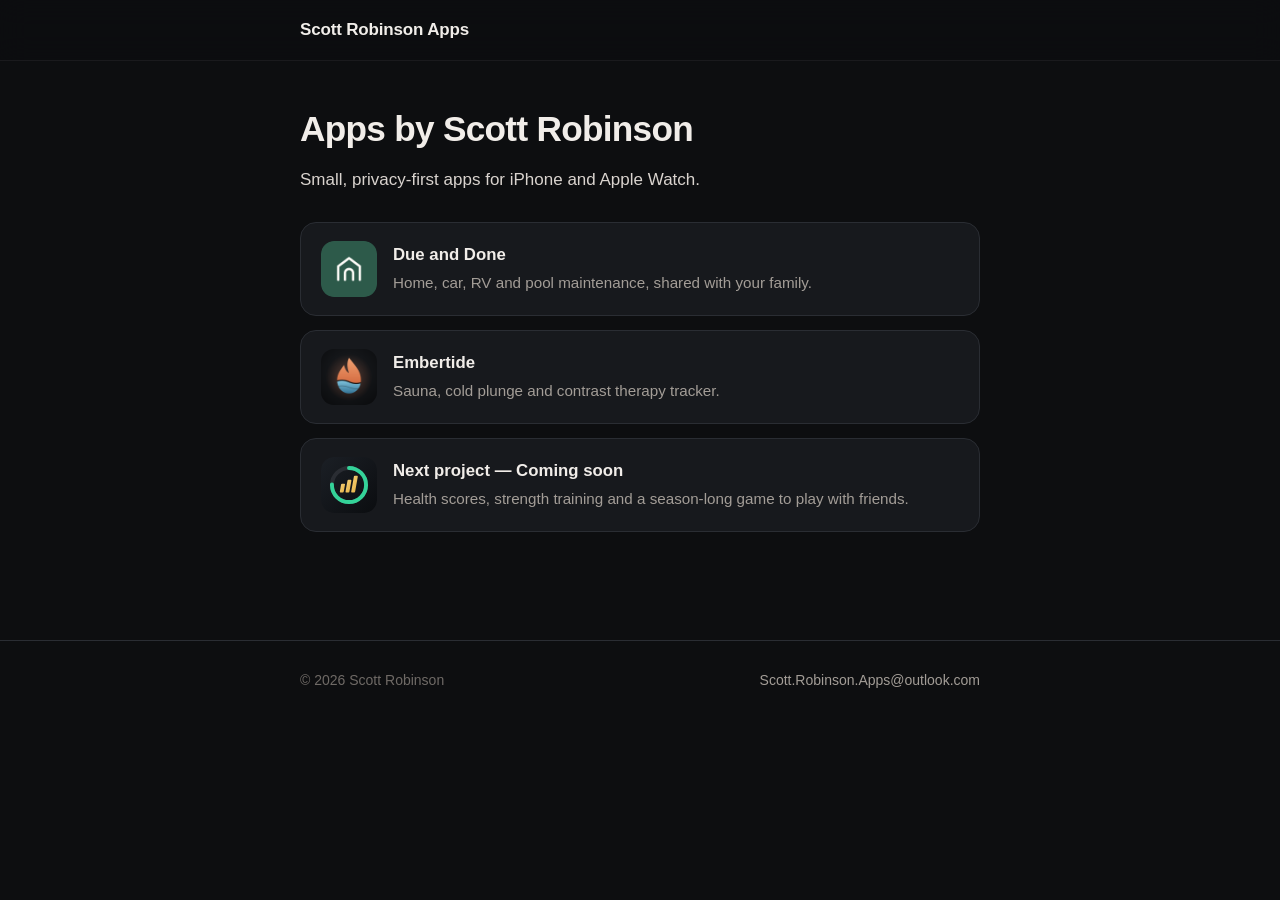
<file: index.html>
<!doctype html>
<html lang="en"><head><meta charset="utf-8"><meta name="viewport" content="width=device-width,initial-scale=1">
<title>Scott Robinson Apps</title><meta name="description" content="Small, privacy-first apps for iPhone and Apple Watch."><meta name="theme-color" content="#0d0e10">
<link rel="stylesheet" href="assets/style.css"></head>
<body><header class="site"><div class="wrap narrow"><a class="brand" href="./">Scott Robinson Apps</a></div></header>
<main class="doc"><div class="wrap narrow"><h1>Apps by Scott Robinson</h1><p>Small, privacy-first apps for iPhone and Apple Watch.</p>
<div class="cards"><a class="card" href="dueanddone/"><img src="dueanddone/img/icon-256.png" alt=""><div><strong>Due and Done</strong><span>Home, car, RV and pool maintenance, shared with your family.</span></div></a><a class="card" href="embertide/"><img src="embertide/img/icon-256.png" alt=""><div><strong>Embertide</strong><span>Sauna, cold plunge and contrast therapy tracker.</span></div></a><a class="card" href="next/"><img src="next/img/teaser.svg" alt=""><div><strong>Next project — Coming soon</strong><span>Health scores, strength training and a season-long game to play with friends.</span></div></a></div></div></main>
<footer class="site"><div class="wrap narrow"><span>© 2026 Scott Robinson</span><a href="mailto:Scott.Robinson.Apps@outlook.com">Scott.Robinson.Apps@outlook.com</a></div></footer>
</body></html>
</file>
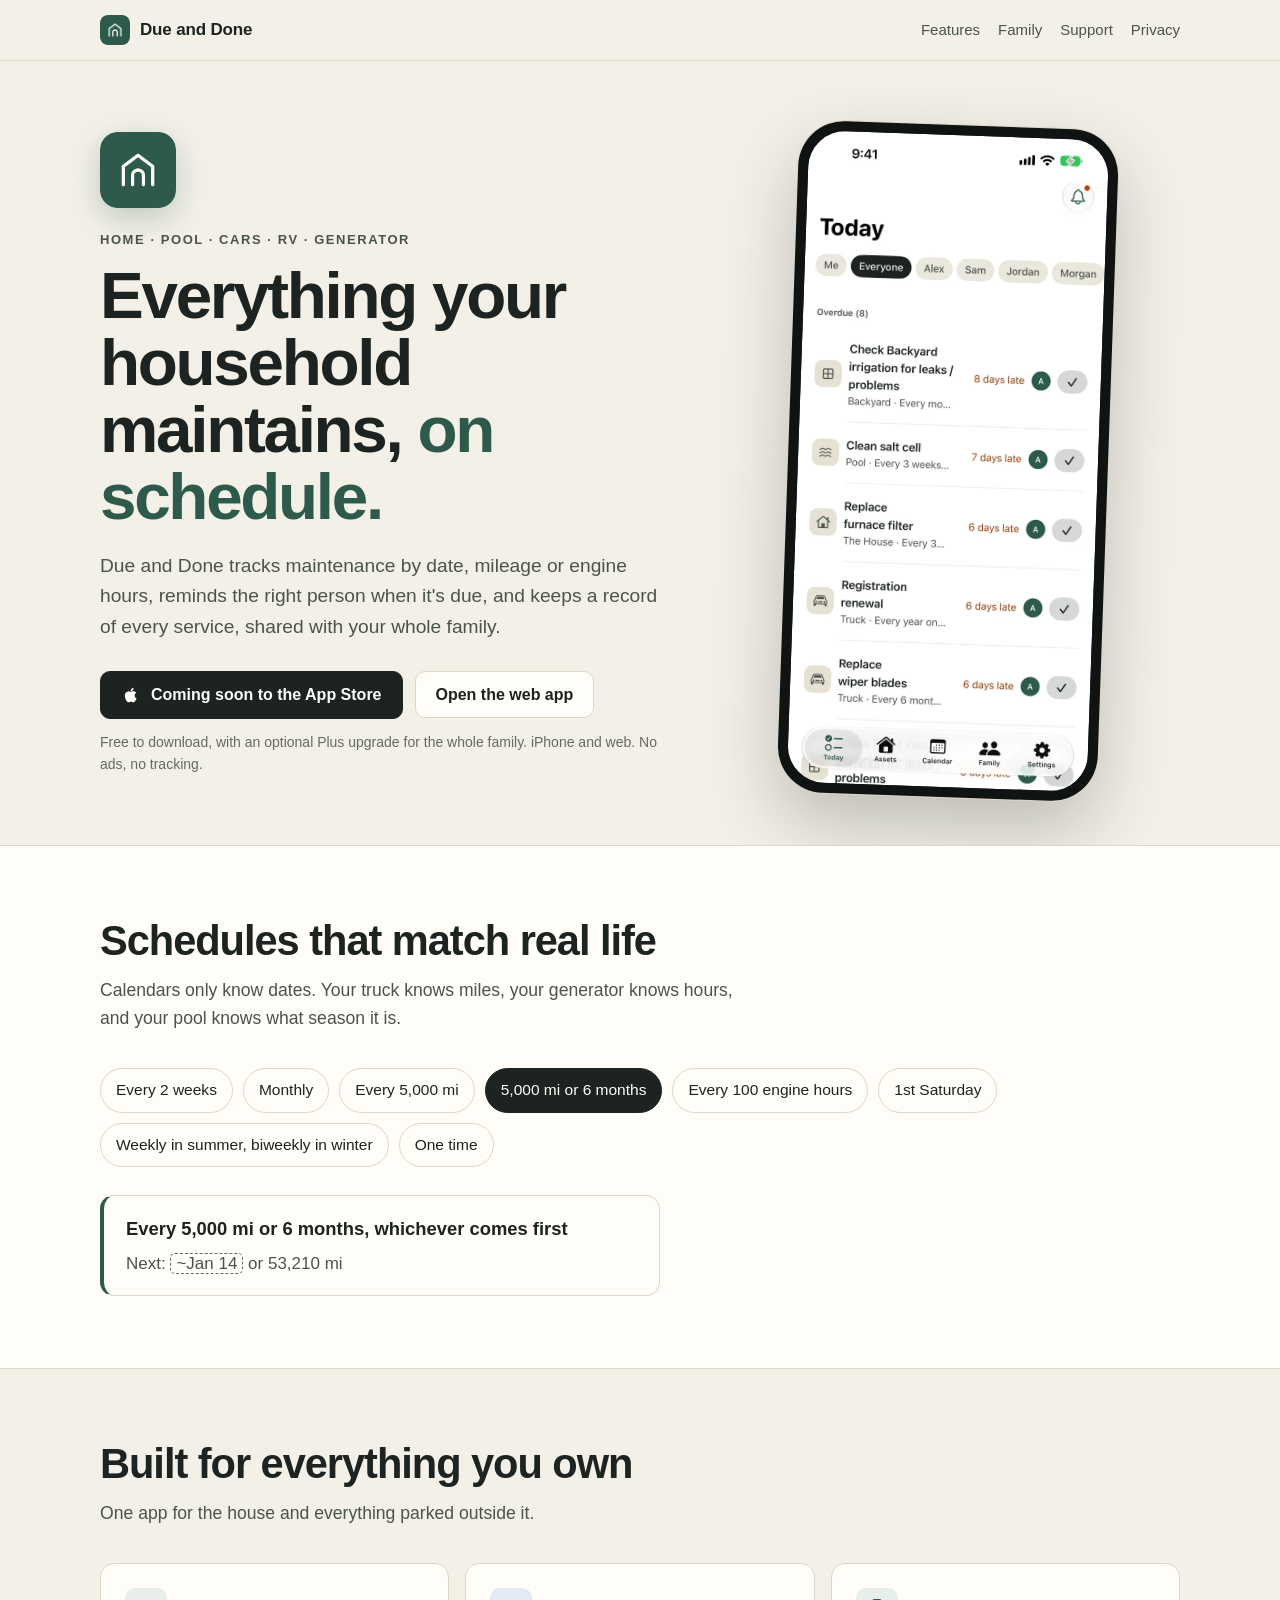
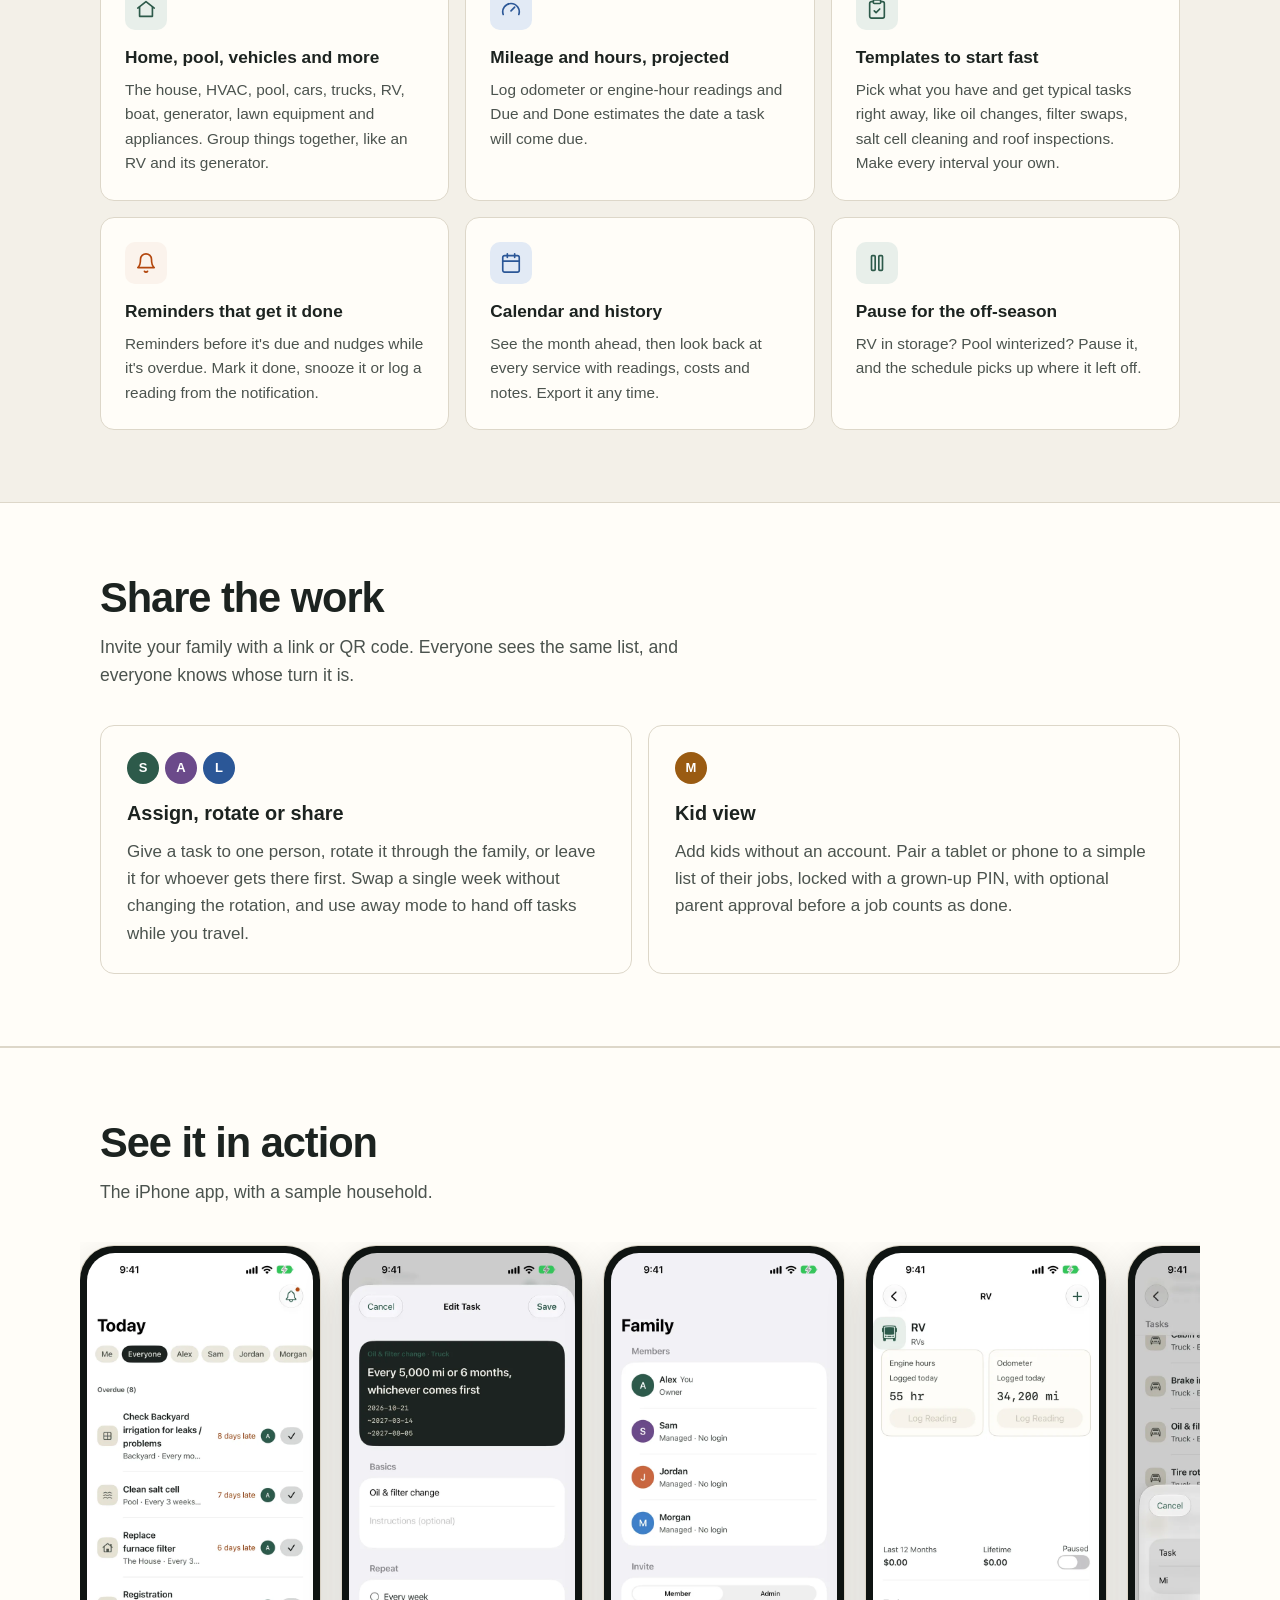
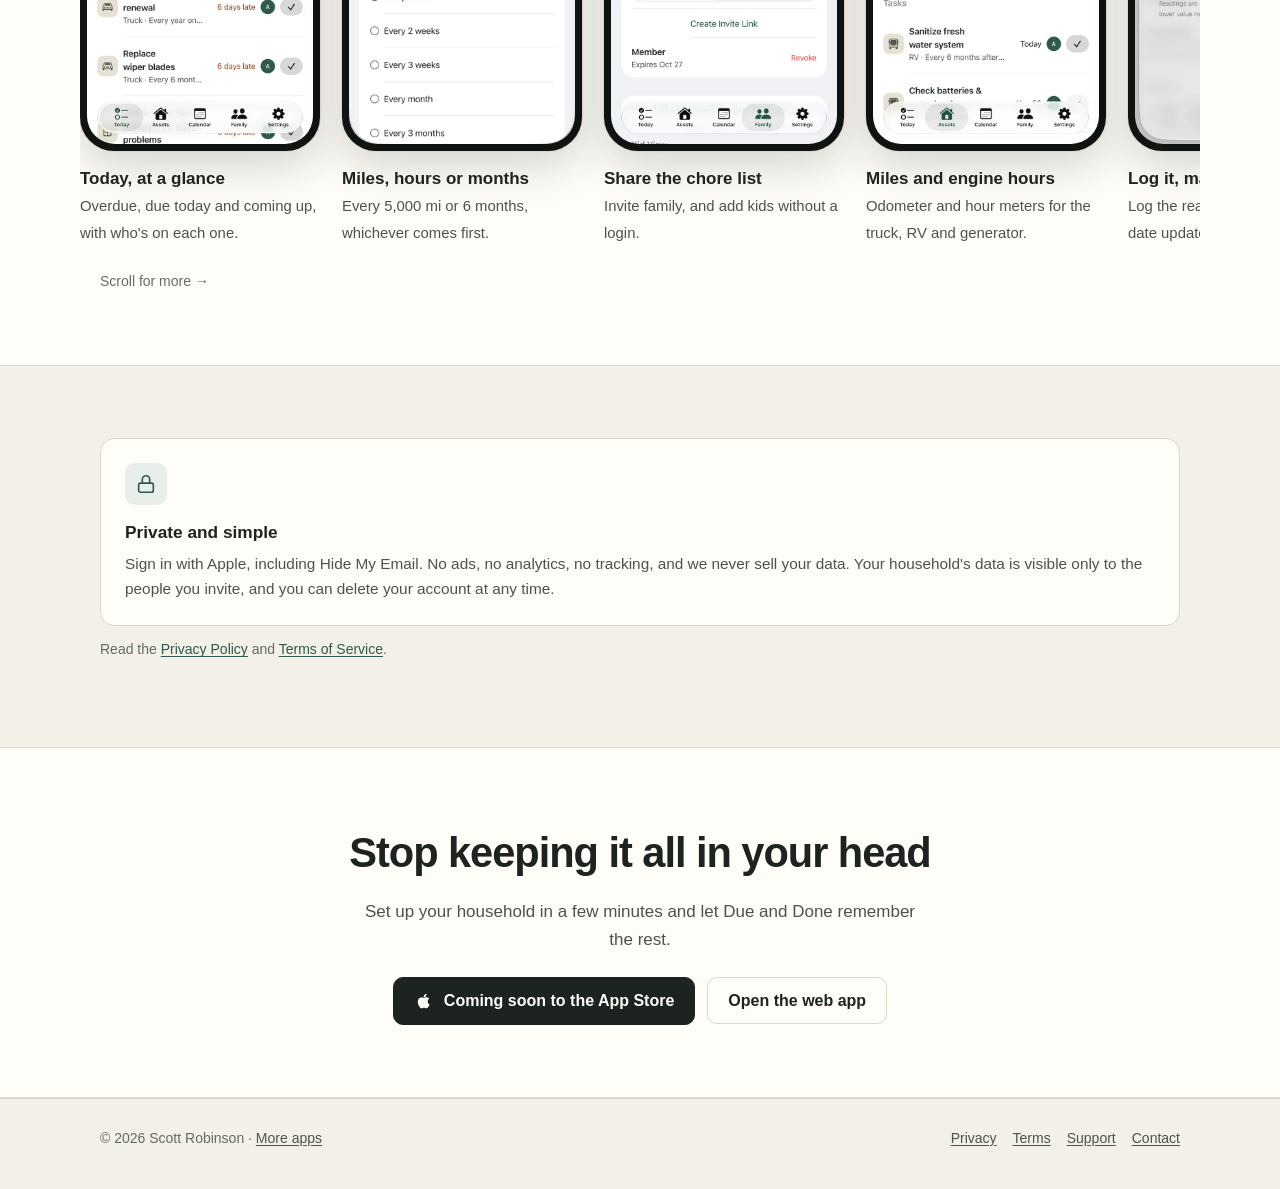
<file: dueanddone/index.html>
<!doctype html>
<html lang="en"><head><meta charset="utf-8"><meta name="viewport" content="width=device-width,initial-scale=1">
<title>Due and Done: Home, Car, RV &amp; Pool Maintenance</title>
<meta name="description" content="Due and Done tracks maintenance for your home, pool, cars, RV and more, by date, mileage or engine hours, and shares the work with your family.">
<meta name="theme-color" content="#F3F0E8">
<meta property="og:title" content="Due and Done"><meta property="og:description" content="Home, car, RV and pool maintenance, on schedule and shared with your family."><meta property="og:image" content="https://scotthrobinson.github.io/dueanddone/img/og.png"><meta name="twitter:card" content="summary_large_image">
<link rel="icon" href="img/favicon-64.png" type="image/png"><link rel="apple-touch-icon" href="img/apple-touch-icon.png">
<link rel="stylesheet" href="dd.css"></head>
<body><header class="site"><div class="wrap"><a class="brand" href="./"><img src="img/icon-256.png" alt="">Due and Done</a><nav><a href="#features">Features</a><a href="#family">Family</a><a href="support/">Support</a><a href="privacy/">Privacy</a></nav></div></header>
<main>
<section class="hero"><div class="wrap"><div>
<img class="hero-icon" src="img/icon-256.png" alt="Due and Done app icon" width="76" height="76">
<p class="eyebrow">Home · Pool · Cars · RV · Generator</p>
<h1 class="display">Everything your household maintains, <em>on schedule.</em></h1>
<p class="lede">Due and Done tracks maintenance by date, mileage or engine hours, reminds the right person when it's due, and keeps a record of every service, shared with your whole family.</p>
<div class="cta-row"><span class="btn btn-primary" aria-disabled="true"><svg viewBox="0 0 24 24" fill="currentColor" aria-hidden="true"><path d="M16.37 12.65c-.02-2.2 1.8-3.26 1.88-3.31-1.03-1.5-2.62-1.7-3.18-1.73-1.35-.14-2.65.8-3.33.8-.69 0-1.74-.78-2.86-.76-1.47.02-2.83.86-3.59 2.17-1.53 2.66-.39 6.6 1.1 8.75.73 1.05 1.6 2.24 2.73 2.2 1.1-.05 1.51-.71 2.84-.71 1.32 0 1.7.71 2.86.69 1.18-.02 1.93-1.07 2.65-2.13.84-1.22 1.18-2.4 1.2-2.46-.03-.01-2.29-.88-2.3-3.51zM14.2 6.2c.6-.73 1.01-1.75.9-2.76-.87.04-1.92.58-2.54 1.31-.56.65-1.05 1.69-.92 2.69.97.07 1.96-.49 2.56-1.24z"/></svg> Coming soon to the App Store</span><a class="btn" href="https://dueanddone.50-6-21-36.sslip.io">Open the web app</a></div>
<p class="fineprint">Free to download, with an optional Plus upgrade for the whole family. iPhone and web. No ads, no tracking.</p>
</div><div class="hero-phone"><img src="img/iphone-01-today.webp" alt="Due and Done Today screen showing overdue and upcoming maintenance" width="1320" height="2868"></div></div></section>

<section class="alt" id="schedules"><div class="wrap">
<div class="section-head"><h2>Schedules that match real life</h2><p>Calendars only know dates. Your truck knows miles, your generator knows hours, and your pool knows what season it is.</p></div>
<ul class="pills" aria-label="Schedule types">
<li>Every 2 weeks</li><li>Monthly</li><li>Every 5,000 mi</li><li class="on">5,000 mi or 6 months</li><li>Every 100 engine hours</li><li>1st Saturday</li><li>Weekly in summer, biweekly in winter</li><li>One time</li></ul>
<div class="summary-demo"><b>Every 5,000 mi or 6 months, whichever comes first</b><span>Next: <span class="est">~Jan 14</span> or 53,210 mi</span></div>
</div></section>

<section id="features"><div class="wrap">
<div class="section-head"><h2>Built for everything you own</h2><p>One app for the house and everything parked outside it.</p></div>
<div class="features">
<div class="feature"><div class="ic "><svg class="i24" viewBox="0 0 24 24" aria-hidden="true"><path d="M3 11 12 4l9 7"/><path d="M5 10v10h14V10"/></svg></div><h3>Home, pool, vehicles and more</h3><p>The house, HVAC, pool, cars, trucks, RV, boat, generator, lawn equipment and appliances. Group things together, like an RV and its generator.</p></div>
<div class="feature"><div class="ic s"><svg class="i24" viewBox="0 0 24 24" aria-hidden="true"><path d="M12 14l4-4"/><path d="M3.5 18a9 9 0 1 1 17 0"/></svg></div><h3>Mileage and hours, projected</h3><p>Log odometer or engine-hour readings and Due and Done estimates the date a task will come due.</p></div>
<div class="feature"><div class="ic "><svg class="i24" viewBox="0 0 24 24" aria-hidden="true"><rect x="8" y="2" width="8" height="4" rx="1"/><path d="M16 4h2a2 2 0 0 1 2 2v14a2 2 0 0 1-2 2H6a2 2 0 0 1-2-2V6a2 2 0 0 1 2-2h2"/><path d="M9 14l2 2 4-4"/></svg></div><h3>Templates to start fast</h3><p>Pick what you have and get typical tasks right away, like oil changes, filter swaps, salt cell cleaning and roof inspections. Make every interval your own.</p></div>
<div class="feature"><div class="ic o"><svg class="i24" viewBox="0 0 24 24" aria-hidden="true"><path d="M6 8a6 6 0 1 1 12 0c0 7 3 9 3 9H3s3-2 3-9"/><path d="M10.3 21a1.94 1.94 0 0 0 3.4 0"/></svg></div><h3>Reminders that get it done</h3><p>Reminders before it's due and nudges while it's overdue. Mark it done, snooze it or log a reading from the notification.</p></div>
<div class="feature"><div class="ic s"><svg class="i24" viewBox="0 0 24 24" aria-hidden="true"><rect x="3" y="4" width="18" height="18" rx="2"/><path d="M16 2v4M8 2v4M3 10h18"/></svg></div><h3>Calendar and history</h3><p>See the month ahead, then look back at every service with readings, costs and notes. Export it any time.</p></div>
<div class="feature"><div class="ic "><svg class="i24" viewBox="0 0 24 24" aria-hidden="true"><rect x="6" y="4" width="4" height="16" rx="1"/><rect x="14" y="4" width="4" height="16" rx="1"/></svg></div><h3>Pause for the off-season</h3><p>RV in storage? Pool winterized? Pause it, and the schedule picks up where it left off.</p></div>
</div></div></section>

<section class="alt" id="family"><div class="wrap">
<div class="section-head"><h2>Share the work</h2><p>Invite your family with a link or QR code. Everyone sees the same list, and everyone knows whose turn it is.</p></div>
<div class="family">
<div class="mode"><div class="av-row"><span class="av" style="background:#2D5A4A">S</span><span class="av" style="background:#6B4A8A">A</span><span class="av" style="background:#2B5797">L</span></div><h3>Assign, rotate or share</h3><p>Give a task to one person, rotate it through the family, or leave it for whoever gets there first. Swap a single week without changing the rotation, and use away mode to hand off tasks while you travel.</p></div>
<div class="mode"><div class="av-row"><span class="av" style="background:#9A5B12">M</span></div><h3>Kid view</h3><p>Add kids without an account. Pair a tablet or phone to a simple list of their jobs, locked with a grown-up PIN, with optional parent approval before a job counts as done.</p></div>
</div></div></section>

<section class="alt" id="screens"><div class="wrap"><div class="section-head"><h2>See it in action</h2><p>The iPhone app, with a sample household.</p></div><div class="gallery"><figure class="shot"><div class="frame"><img src="img/iphone-01-today.webp" alt="Today, at a glance" width="1320" height="2868"></div><figcaption><strong>Today, at a glance</strong><span>Overdue, due today and coming up, with who's on each one.</span></figcaption></figure><figure class="shot"><div class="frame"><img src="img/iphone-02-schedule.webp" alt="Miles, hours or months" width="1320" height="2868"></div><figcaption><strong>Miles, hours or months</strong><span>Every 5,000 mi or 6 months, whichever comes first.</span></figcaption></figure><figure class="shot"><div class="frame"><img src="img/iphone-03-family.webp" alt="Share the chore list" width="1320" height="2868"></div><figcaption><strong>Share the chore list</strong><span>Invite family, and add kids without a login.</span></figcaption></figure><figure class="shot"><div class="frame"><img src="img/iphone-04-meters.webp" alt="Miles and engine hours" width="1320" height="2868"></div><figcaption><strong>Miles and engine hours</strong><span>Odometer and hour meters for the truck, RV and generator.</span></figcaption></figure><figure class="shot"><div class="frame"><img src="img/iphone-05-complete.webp" alt="Log it, mark it done" width="1320" height="2868"></div><figcaption><strong>Log it, mark it done</strong><span>Log the reading and the next due date updates.</span></figcaption></figure><figure class="shot"><div class="frame"><img src="img/iphone-06-history.webp" alt="Every service on record" width="1320" height="2868"></div><figcaption><strong>Every service on record</strong><span>Dates, mileage, costs and notes.</span></figcaption></figure><figure class="shot"><div class="frame"><img src="img/iphone-07-calendar.webp" alt="The month ahead" width="1320" height="2868"></div><figcaption><strong>The month ahead</strong><span>See what's coming up, day by day.</span></figcaption></figure><figure class="shot"><div class="frame"><img src="img/iphone-08-kids.webp" alt="Jobs for the kids" width="1320" height="2868"></div><figcaption><strong>Jobs for the kids</strong><span>A simple list, locked with a grown-up PIN.</span></figcaption></figure><figure class="shot"><div class="frame"><img src="img/iphone-09-setup.webp" alt="Set up in minutes" width="1320" height="2868"></div><figcaption><strong>Set up in minutes</strong><span>Pick what you have and get suggested tasks.</span></figcaption></figure></div><p class="swipe-hint">Scroll for more →</p></div></section>

<section id="privacy"><div class="wrap"><div class="features" style="grid-template-columns:1fr">
<div class="feature"><div class="ic "><svg class="i24" viewBox="0 0 24 24" aria-hidden="true"><rect x="4" y="11" width="16" height="10" rx="2"/><path d="M8 11V7a4 4 0 0 1 8 0v4"/></svg></div><h3>Private and simple</h3><p>Sign in with Apple, including Hide My Email. No ads, no analytics, no tracking, and we never sell your data. Your household's data is visible only to the people you invite, and you can delete your account at any time.</p></div>
</div><p class="fineprint">Read the <a href="privacy/">Privacy Policy</a> and <a href="terms/">Terms of Service</a>.</p></div></section>

<section class="alt cta-band"><div class="wrap narrow"><h2>Stop keeping it all in your head</h2><p>Set up your household in a few minutes and let Due and Done remember the rest.</p><div class="cta-row"><span class="btn btn-primary" aria-disabled="true"><svg viewBox="0 0 24 24" fill="currentColor" aria-hidden="true"><path d="M16.37 12.65c-.02-2.2 1.8-3.26 1.88-3.31-1.03-1.5-2.62-1.7-3.18-1.73-1.35-.14-2.65.8-3.33.8-.69 0-1.74-.78-2.86-.76-1.47.02-2.83.86-3.59 2.17-1.53 2.66-.39 6.6 1.1 8.75.73 1.05 1.6 2.24 2.73 2.2 1.1-.05 1.51-.71 2.84-.71 1.32 0 1.7.71 2.86.69 1.18-.02 1.93-1.07 2.65-2.13.84-1.22 1.18-2.4 1.2-2.46-.03-.01-2.29-.88-2.3-3.51zM14.2 6.2c.6-.73 1.01-1.75.9-2.76-.87.04-1.92.58-2.54 1.31-.56.65-1.05 1.69-.92 2.69.97.07 1.96-.49 2.56-1.24z"/></svg> Coming soon to the App Store</span><a class="btn" href="https://dueanddone.50-6-21-36.sslip.io">Open the web app</a></div></div></section>
</main>
<footer class="site"><div class="wrap"><span>© 2026 Scott Robinson · <a href="../">More apps</a></span><span class="links"><a href="privacy/">Privacy</a><a href="terms/">Terms</a><a href="support/">Support</a><a href="mailto:Scott.Robinson.Apps@outlook.com">Contact</a></span></div></footer>
</body></html>
</file>
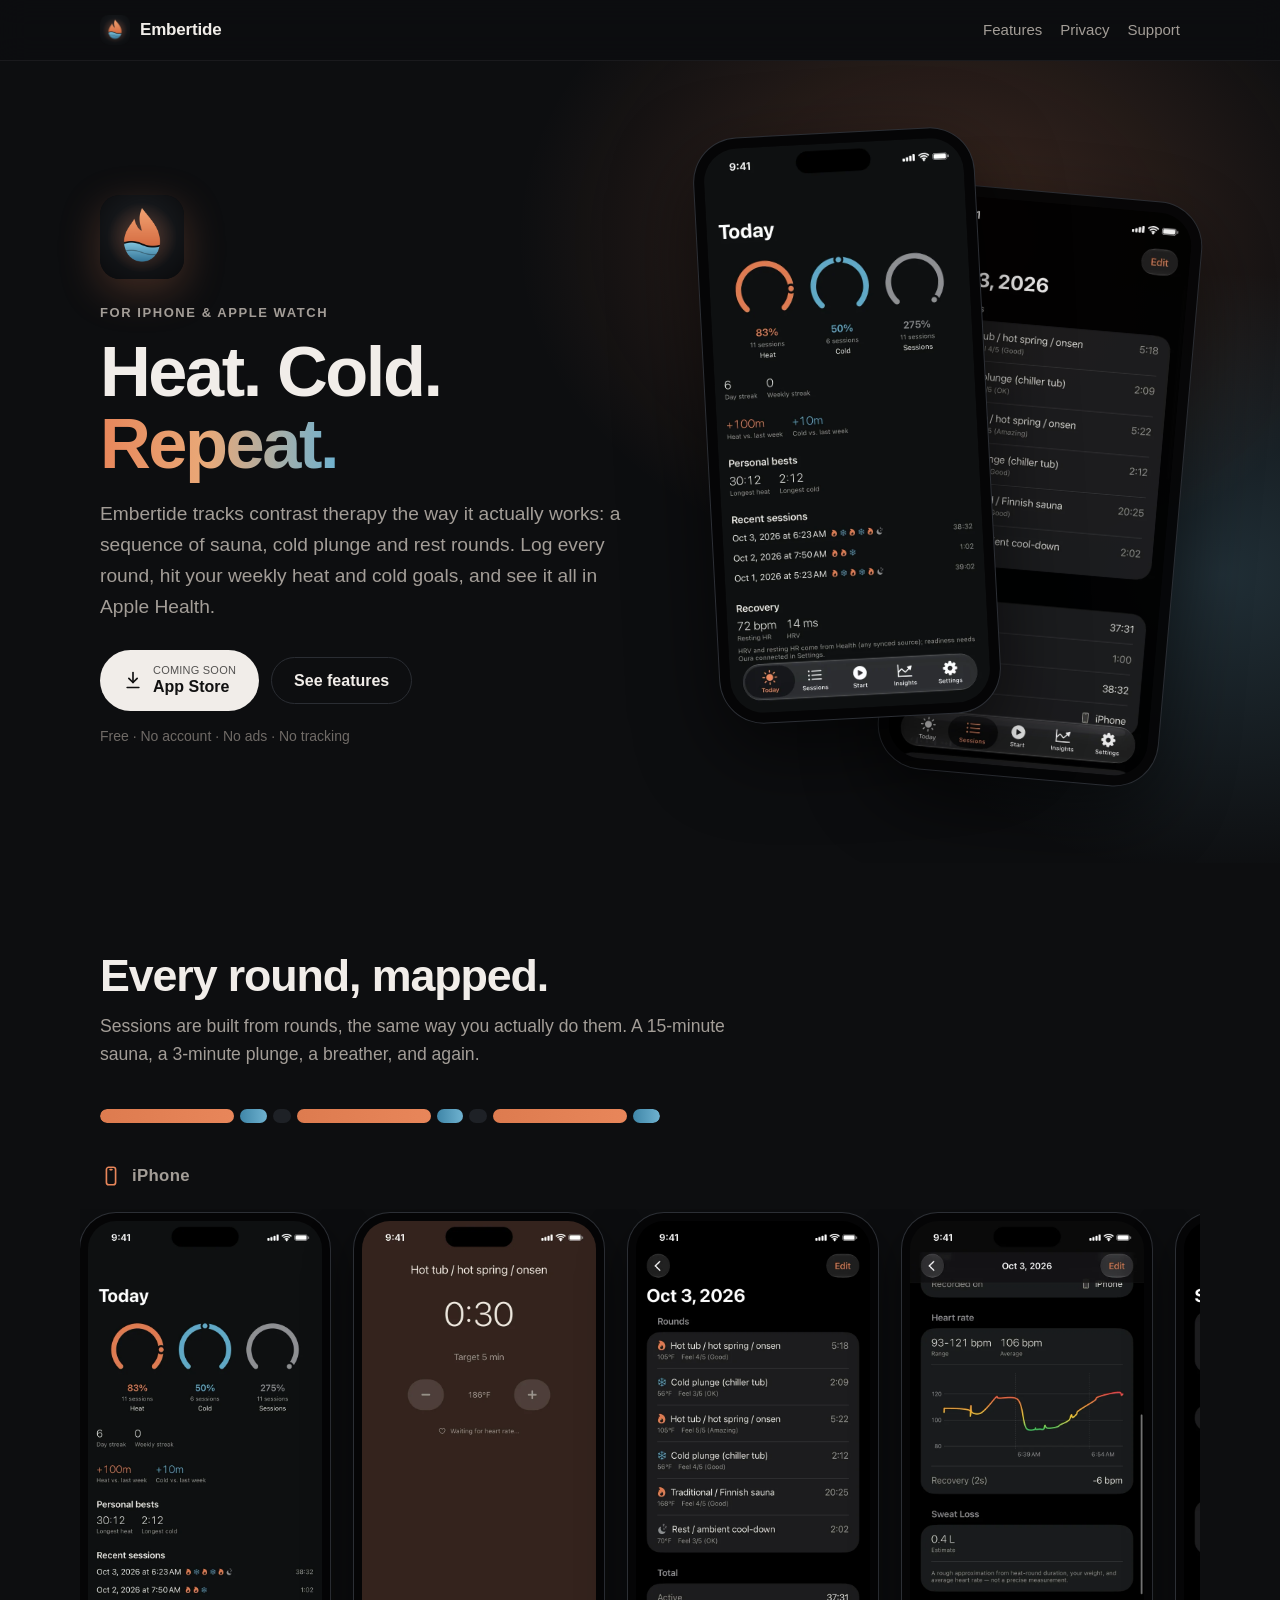
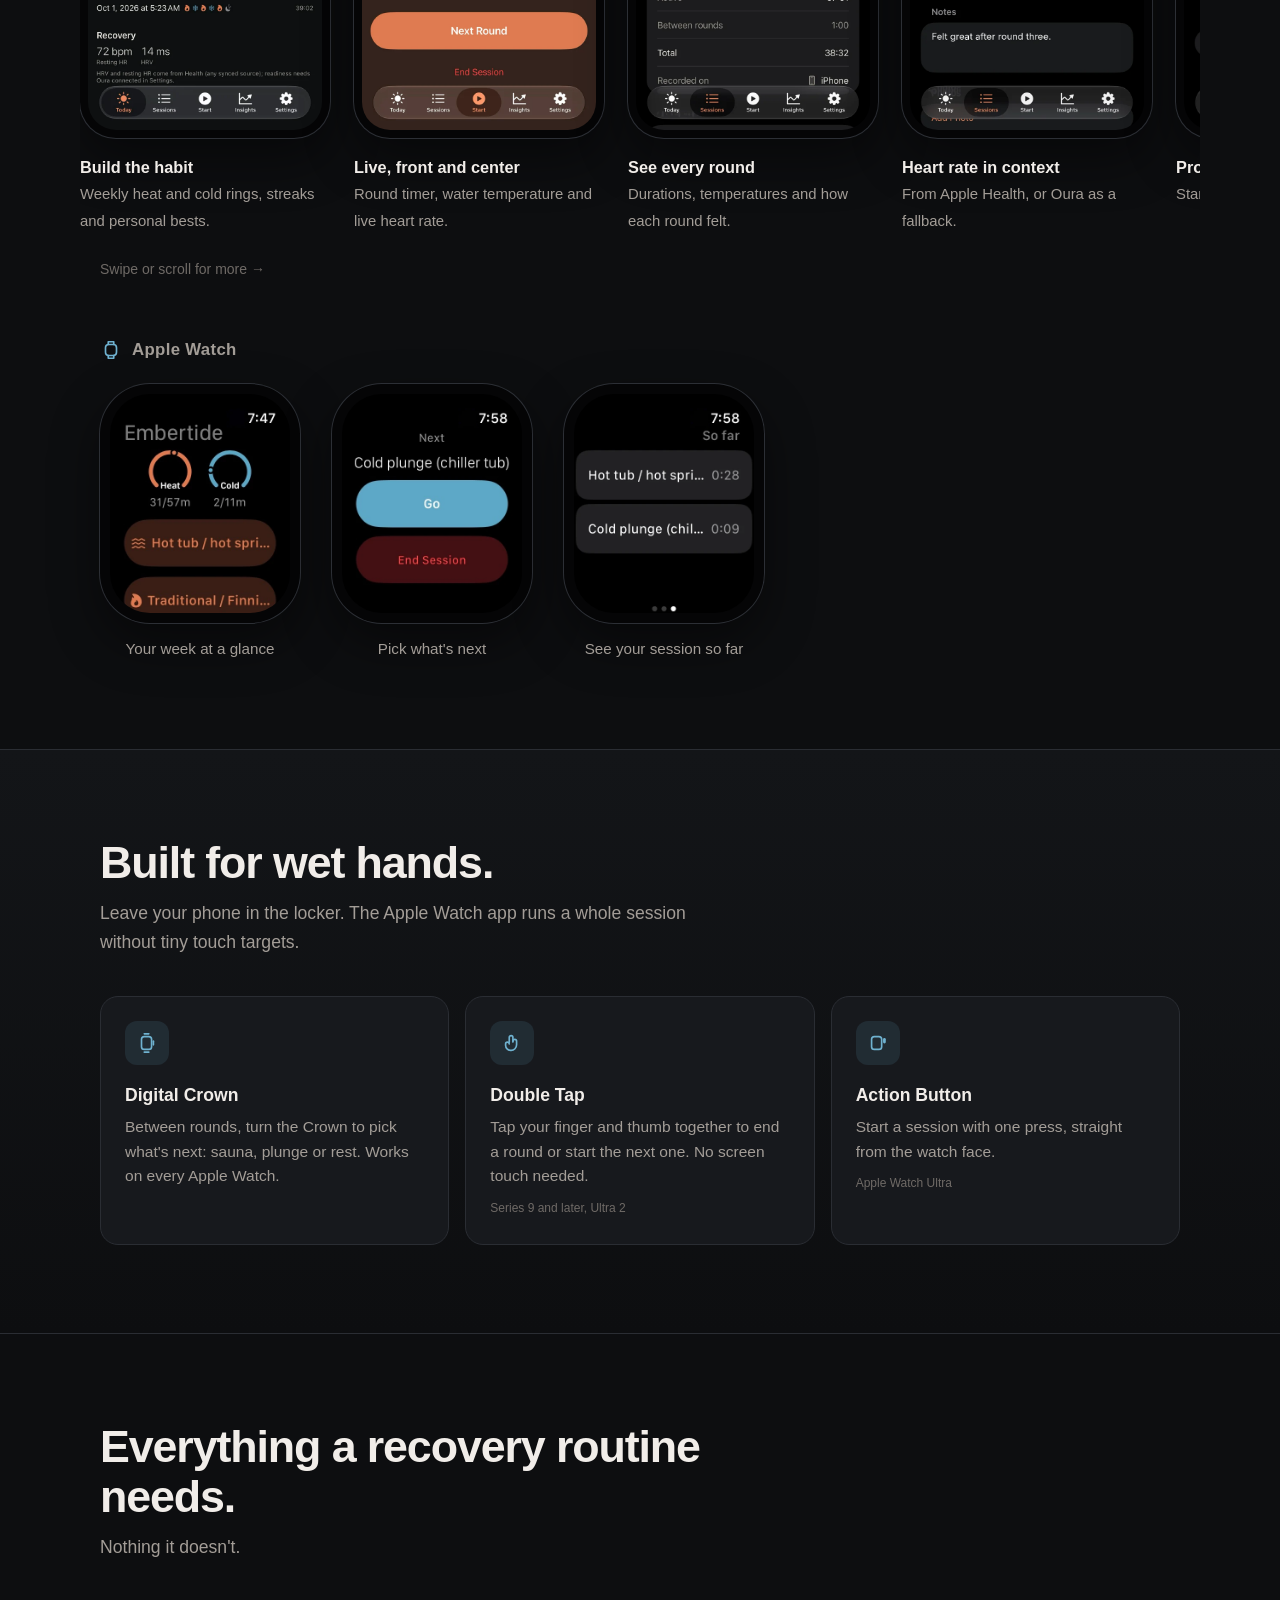
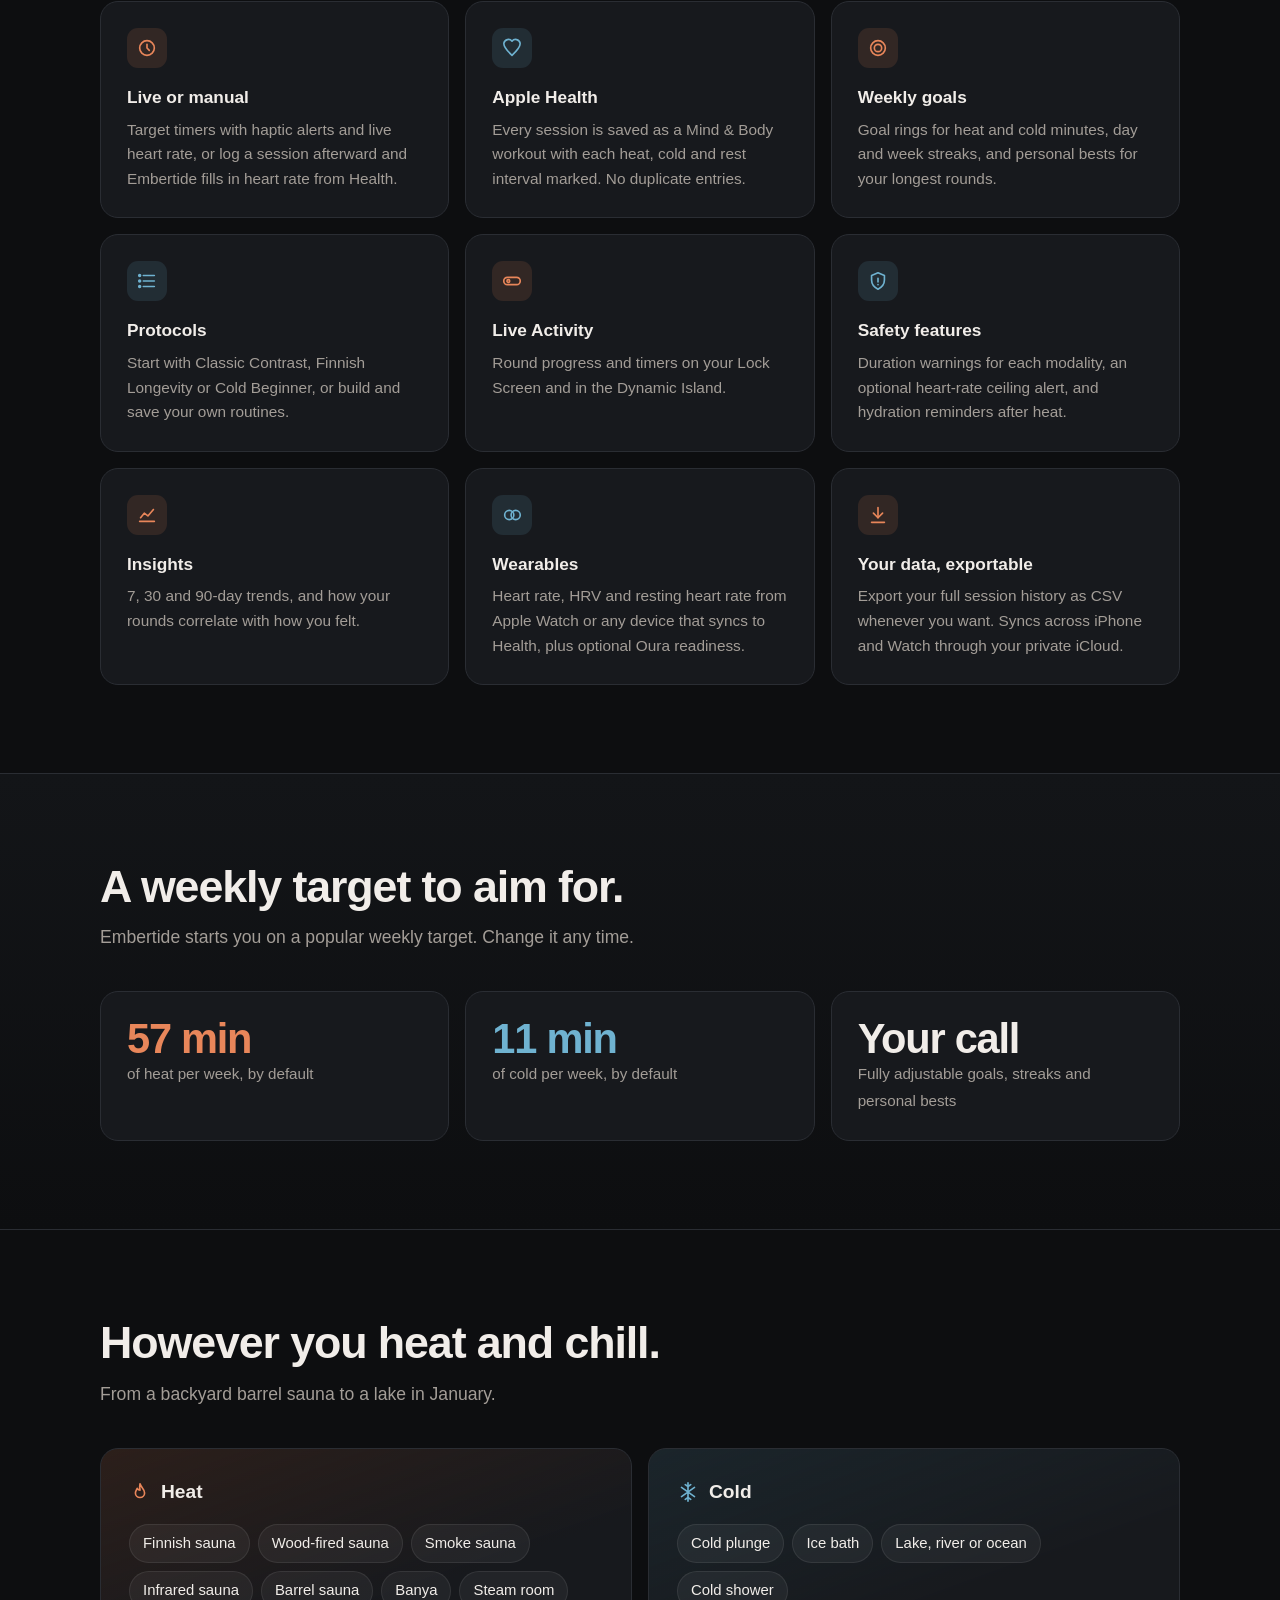
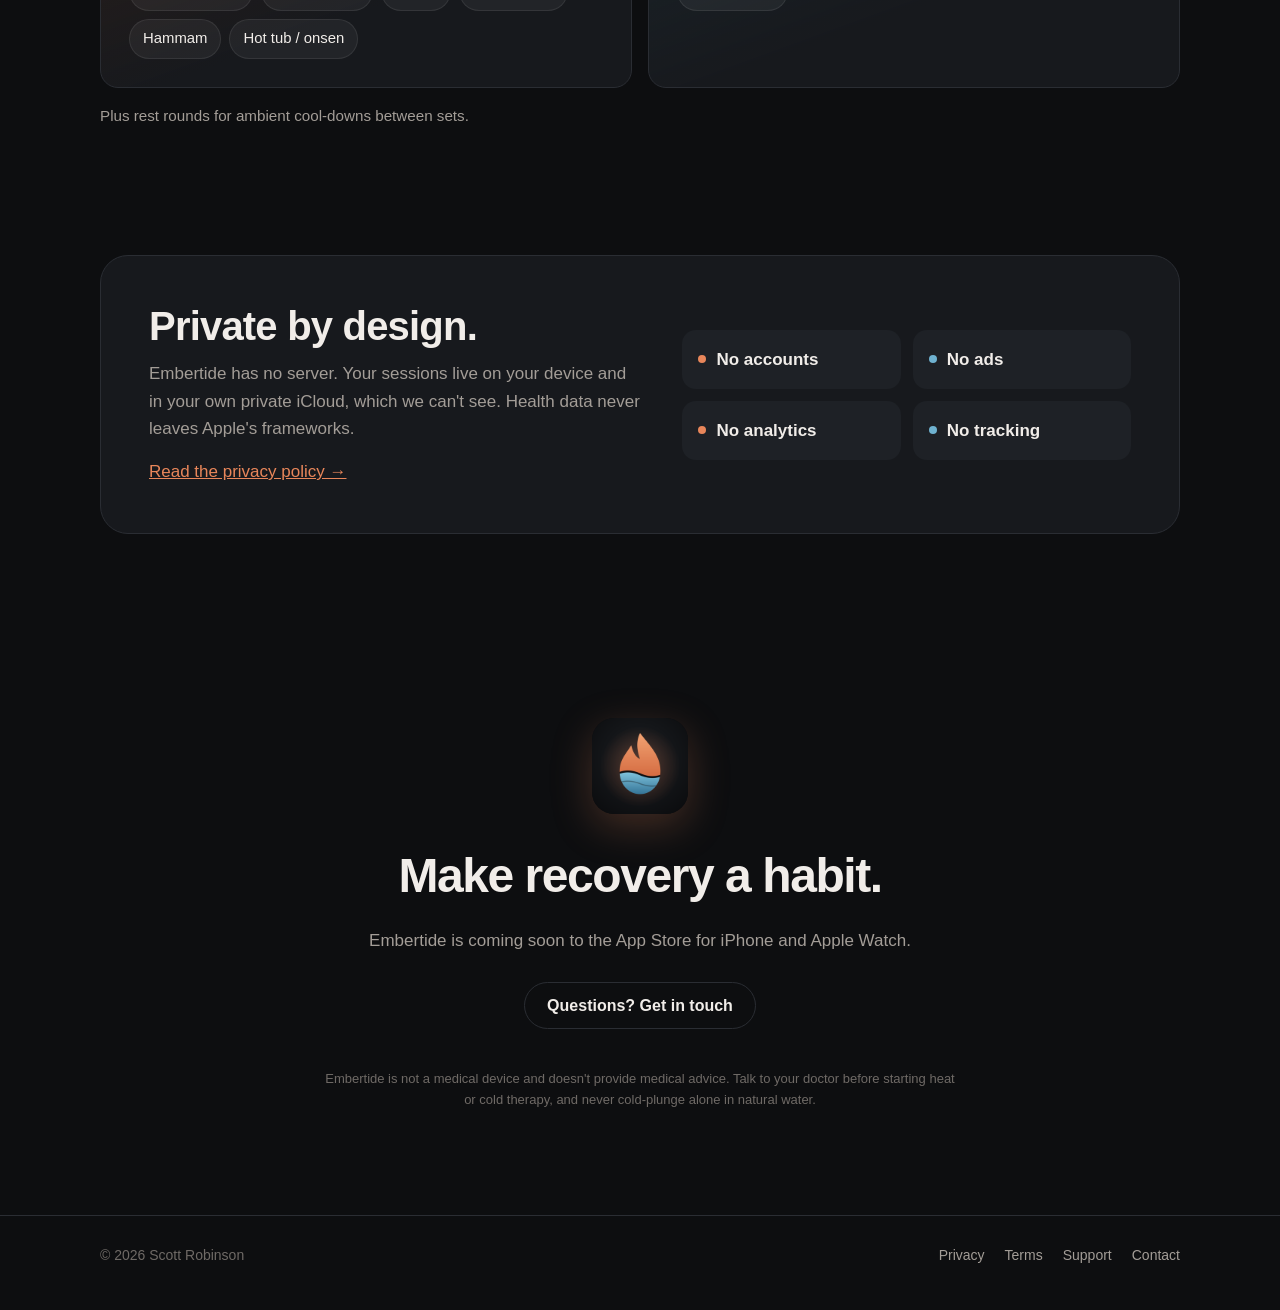
<file: embertide/index.html>
<!doctype html>
<html lang="en">
<head>
<meta charset="utf-8">
<meta name="viewport" content="width=device-width,initial-scale=1">
<title>Embertide: Sauna &amp; Cold Plunge Tracker for iPhone and Apple Watch</title>
<meta name="description" content="Track sauna, steam and cold plunge sessions round by round on iPhone and Apple Watch. Weekly heat and cold goals, Apple Health integration, no accounts, no ads.">
<meta name="theme-color" content="#0d0e10">
<meta property="og:title" content="Embertide: Sauna & Cold Plunge">
<meta property="og:description" content="Contrast therapy, tracked round by round. iPhone and Apple Watch. No accounts, no ads.">
<meta property="og:image" content="https://scotthrobinson.github.io/embertide/img/icon-256.png">
<meta property="og:type" content="website">
<link rel="icon" href="img/favicon-64.png" type="image/png">
<link rel="apple-touch-icon" href="img/apple-touch-icon.png">
<link rel="stylesheet" href="../assets/style.css">
</head>
<body>

<header class="site"><div class="wrap">
  <a class="brand" href="./"><img src="img/icon-256.png" alt="">Embertide</a>
  <nav>
    <a href="#features">Features</a>
    <a href="#privacy">Privacy</a>
    <a href="support/">Support</a>
  </nav>
</div></header>

<main>

<!-- Hero -->
<div class="hero"><div class="wrap">
  <div>
    <img class="hero-icon" src="img/icon-256.png" alt="Embertide app icon" width="84" height="84">
    <p class="eyebrow">For iPhone &amp; Apple Watch</p>
    <h1>Heat. Cold.<br><span class="grad">Repeat.</span></h1>
    <p class="lede">Embertide tracks contrast therapy the way it actually works: a sequence of sauna, cold plunge and rest rounds. Log every round, hit your weekly heat and cold goals, and see it all in Apple Health.</p>
    <div class="cta-row">
      <!-- When the app is live: replace this with the official App Store badge linked to the listing. -->
      <a class="btn btn-primary" href="#get" aria-label="Coming soon to the App Store">
        <svg viewBox="0 0 24 24" fill="none" stroke="currentColor" stroke-width="2" stroke-linecap="round" stroke-linejoin="round"><path d="M12 3v12"/><path d="m7 10 5 5 5-5"/><path d="M5 21h14"/></svg>
        <span><small>Coming soon</small>App Store</span>
      </a>
      <a class="btn btn-ghost" href="#features">See features</a>
    </div>
    <p class="fineprint">Free · No account · No ads · No tracking</p>
  </div>
  <div class="phones" aria-hidden="true">
    <div class="phone back"><img src="img/iphone-2-session-detail.webp" alt="" width="660" height="1434"></div>
    <div class="phone front"><img src="img/iphone-1-today.webp" alt="" width="660" height="1434" fetchpriority="high"></div>
  </div>
</div></div>

<!-- Gallery -->
<section id="tour"><div class="wrap">
  <div class="section-head">
    <h2>Every round, mapped.</h2>
    <p>Sessions are built from rounds, the same way you actually do them. A 15-minute sauna, a 3-minute plunge, a breather, and again.</p>
  </div>
  <div class="rounds" aria-label="Example session: heat, cold, rest rounds">
    <span class="r-heat" style="flex:15"></span><span class="r-cold" style="flex:3"></span><span class="r-rest" style="flex:2"></span>
    <span class="r-heat" style="flex:15"></span><span class="r-cold" style="flex:3"></span><span class="r-rest" style="flex:2"></span>
    <span class="r-heat" style="flex:15"></span><span class="r-cold" style="flex:3"></span>
  </div>
  <h3 class="device-label"><svg class="i24" viewBox="0 0 24 24"><rect x="7" y="2.5" width="10" height="19" rx="2.5"/><path d="M11 5h2"/></svg>iPhone</h3>
  <div class="gallery">
    <figure class="shot">
      <div class="frame"><img src="img/iphone-1-today.webp" alt="Today screen with weekly heat, cold and session goal rings, streaks and personal bests" width="660" height="1434" loading="lazy"></div>
      <figcaption><strong>Build the habit</strong><span>Weekly heat and cold rings, streaks and personal bests.</span></figcaption>
    </figure>
    <figure class="shot">
      <div class="frame"><img src="img/iphone-6-active-round.webp" alt="Active hot tub round with timer, temperature controls and Next Round button" width="660" height="1434" loading="lazy"></div>
      <figcaption><strong>Live, front and center</strong><span>Round timer, water temperature and live heart rate.</span></figcaption>
    </figure>
    <figure class="shot">
      <div class="frame"><img src="img/iphone-2-session-detail.webp" alt="Session detail listing each heat, cold and rest round" width="660" height="1434" loading="lazy"></div>
      <figcaption><strong>See every round</strong><span>Durations, temperatures and how each round felt.</span></figcaption>
    </figure>
    <figure class="shot">
      <div class="frame"><img src="img/iphone-3-health-oura.webp" alt="Heart rate chart for a session with range, average, recovery and sweat loss" width="660" height="1434" loading="lazy"></div>
      <figcaption><strong>Heart rate in context</strong><span>From Apple Health, or Oura as a fallback.</span></figcaption>
    </figure>
    <figure class="shot">
      <div class="frame"><img src="img/iphone-4-protocols.webp" alt="Start screen with protocols grouped by goal" width="660" height="1434" loading="lazy"></div>
      <figcaption><strong>Protocols for your goal</strong><span>Start from a preset or build your own.</span></figcaption>
    </figure>
    <figure class="shot">
      <div class="frame"><img src="img/iphone-5-insights.webp" alt="Insights screen with weekly heat and cold bar chart and personal bests" width="660" height="1434" loading="lazy"></div>
      <figcaption><strong>See your progress</strong><span>7, 30 and 90-day trends and personal bests.</span></figcaption>
    </figure>
    <figure class="shot">
      <div class="frame"><img src="img/iphone-7-sessions.webp" alt="Sessions calendar with a list of recent sessions" width="660" height="1434" loading="lazy"></div>
      <figcaption><strong>Every session, logged</strong><span>Browse by calendar or list.</span></figcaption>
    </figure>
  </div>
  <p class="swipe-hint">Swipe or scroll for more →</p>
  <h3 class="device-label watch-label"><svg class="i24" viewBox="0 0 24 24"><rect x="6" y="6" width="12" height="12" rx="3.5"/><path d="M9 6V3h6v3M9 18v3h6v-3"/></svg>Apple Watch</h3>
  <div class="watch-shots">
    <figure class="watch-shot"><div class="watch-frame"><img src="img/watch-2-home.webp" alt="Watch home screen with heat and cold goal rings and recent modalities" width="422" height="514" loading="lazy"></div><figcaption>Your week at a glance</figcaption></figure>
    <figure class="watch-shot"><div class="watch-frame"><img src="img/watch-3-next-round.webp" alt="Between rounds: next round suggestion with Go and End Session buttons" width="422" height="514" loading="lazy"></div><figcaption>Pick what's next</figcaption></figure>
    <figure class="watch-shot"><div class="watch-frame"><img src="img/watch-4-recap.webp" alt="Mid-session recap listing completed rounds and durations" width="422" height="514" loading="lazy"></div><figcaption>See your session so far</figcaption></figure>
  </div>
</div></section>

<!-- Watch -->
<section class="band" id="watch"><div class="wrap">
  <div class="section-head">
    <h2>Built for wet hands.</h2>
    <p>Leave your phone in the locker. The Apple Watch app runs a whole session without tiny touch targets.</p>
  </div>
  <div class="controls">
    <div class="control">
      <div class="ic"><svg class="i24" viewBox="0 0 24 24"><rect x="6" y="5" width="11" height="14" rx="3"/><path d="M19 10v4"/><path d="M9 2h5M9 22h5"/></svg></div>
      <h3>Digital Crown</h3>
      <p>Between rounds, turn the Crown to pick what's next: sauna, plunge or rest. Works on every Apple Watch.</p>
    </div>
    <div class="control">
      <div class="ic"><svg class="i24" viewBox="0 0 24 24"><path d="M9 11V6a2 2 0 0 1 4 0v5"/><path d="M13 10a2 2 0 0 1 4 0v4a6 6 0 0 1-6 6h-.5A5.5 5.5 0 0 1 5 14.5V13a2 2 0 0 1 4 0"/></svg></div>
      <h3>Double Tap</h3>
      <p>Tap your finger and thumb together to end a round or start the next one. No screen touch needed.</p>
      <span class="req">Series 9 and later, Ultra 2</span>
    </div>
    <div class="control">
      <div class="ic"><svg class="i24" viewBox="0 0 24 24"><rect x="5" y="5" width="11" height="14" rx="3"/><path d="M19 8v3" stroke-width="3"/></svg></div>
      <h3>Action Button</h3>
      <p>Start a session with one press, straight from the watch face.</p>
      <span class="req">Apple Watch Ultra</span>
    </div>
  </div>
</div></section>

<!-- Features -->
<section id="features"><div class="wrap">
  <div class="section-head">
    <h2>Everything a recovery routine needs.</h2>
    <p>Nothing it doesn't.</p>
  </div>
  <div class="features">
    <div class="feature">
      <div class="ic e"><svg class="i24" viewBox="0 0 24 24"><circle cx="12" cy="12" r="8"/><path d="M12 8v4l2.5 2.5"/></svg></div>
      <h3>Live or manual</h3>
      <p>Target timers with haptic alerts and live heart rate, or log a session afterward and Embertide fills in heart rate from Health.</p>
    </div>
    <div class="feature">
      <div class="ic i"><svg class="i24" viewBox="0 0 24 24"><path d="M20.8 6.6a5 5 0 0 0-8.8-2 5 5 0 0 0-8.8 2C2.3 11 12 20 12 20s9.7-9 8.8-13.4Z"/></svg></div>
      <h3>Apple Health</h3>
      <p>Every session is saved as a Mind &amp; Body workout with each heat, cold and rest interval marked. No duplicate entries.</p>
    </div>
    <div class="feature">
      <div class="ic e"><svg class="i24" viewBox="0 0 24 24"><circle cx="12" cy="12" r="8"/><circle cx="12" cy="12" r="4"/></svg></div>
      <h3>Weekly goals</h3>
      <p>Goal rings for heat and cold minutes, day and week streaks, and personal bests for your longest rounds.</p>
    </div>
    <div class="feature">
      <div class="ic i"><svg class="i24" viewBox="0 0 24 24"><path d="M8 6h12M8 12h12M8 18h12"/><circle cx="4" cy="6" r="1"/><circle cx="4" cy="12" r="1"/><circle cx="4" cy="18" r="1"/></svg></div>
      <h3>Protocols</h3>
      <p>Start with Classic Contrast, Finnish Longevity or Cold Beginner, or build and save your own routines.</p>
    </div>
    <div class="feature">
      <div class="ic e"><svg class="i24" viewBox="0 0 24 24"><rect x="3" y="8" width="18" height="8" rx="4"/><circle cx="8" cy="12" r="1.5"/></svg></div>
      <h3>Live Activity</h3>
      <p>Round progress and timers on your Lock Screen and in the Dynamic Island.</p>
    </div>
    <div class="feature">
      <div class="ic i"><svg class="i24" viewBox="0 0 24 24"><path d="M12 3 5 6v5c0 4.5 3 8 7 10 4-2 7-5.5 7-10V6Z"/><path d="M12 9v4M12 16h.01"/></svg></div>
      <h3>Safety features</h3>
      <p>Duration warnings for each modality, an optional heart-rate ceiling alert, and hydration reminders after heat.</p>
    </div>
    <div class="feature">
      <div class="ic e"><svg class="i24" viewBox="0 0 24 24"><path d="M4 19h16"/><path d="m5 15 4-5 4 3 6-7"/></svg></div>
      <h3>Insights</h3>
      <p>7, 30 and 90-day trends, and how your rounds correlate with how you felt.</p>
    </div>
    <div class="feature">
      <div class="ic i"><svg class="i24" viewBox="0 0 24 24"><circle cx="9" cy="12" r="5"/><circle cx="16" cy="12" r="5"/></svg></div>
      <h3>Wearables</h3>
      <p>Heart rate, HRV and resting heart rate from Apple Watch or any device that syncs to Health, plus optional Oura readiness.</p>
    </div>
    <div class="feature">
      <div class="ic e"><svg class="i24" viewBox="0 0 24 24"><path d="M12 4v11"/><path d="m7 10 5 5 5-5"/><path d="M5 20h14"/></svg></div>
      <h3>Your data, exportable</h3>
      <p>Export your full session history as CSV whenever you want. Syncs across iPhone and Watch through your private iCloud.</p>
    </div>
  </div>
</div></section>

<!-- Goals -->
<section class="band" id="goals"><div class="wrap">
  <div class="section-head">
    <h2>A weekly target to aim for.</h2>
    <p>Embertide starts you on a popular weekly target. Change it any time.</p>
  </div>
  <div class="stats">
    <div class="stat"><b class="e">57 min</b><span>of heat per week, by default</span></div>
    <div class="stat"><b class="i">11 min</b><span>of cold per week, by default</span></div>
    <div class="stat"><b>Your call</b><span>Fully adjustable goals, streaks and personal bests</span></div>
  </div>
</div></section>

<!-- Modalities -->
<section id="modalities"><div class="wrap">
  <div class="section-head">
    <h2>However you heat and chill.</h2>
    <p>From a backyard barrel sauna to a lake in January.</p>
  </div>
  <div class="modes">
    <div class="mode heat">
      <h3><svg class="i24" viewBox="0 0 24 24" style="color:var(--ember)"><path d="M12 3c1 4 5 5.5 5 10a5 5 0 0 1-10 0c0-2.5 1.5-3.5 2-5 1 1.5 2 2 3 2-.5-2.5-.5-4.5 0-7Z"/></svg>Heat</h3>
      <ul class="chips">
        <li>Finnish sauna</li><li>Wood-fired sauna</li><li>Smoke sauna</li><li>Infrared sauna</li><li>Barrel sauna</li><li>Banya</li><li>Steam room</li><li>Hammam</li><li>Hot tub / onsen</li>
      </ul>
    </div>
    <div class="mode cold">
      <h3><svg class="i24" viewBox="0 0 24 24" style="color:var(--ice)"><path d="M12 2v20M4.9 7l14.2 10M4.9 17 19.1 7"/><path d="m9 4 3 2 3-2M9 20l3-2 3 2"/></svg>Cold</h3>
      <ul class="chips">
        <li>Cold plunge</li><li>Ice bath</li><li>Lake, river or ocean</li><li>Cold shower</li>
      </ul>
    </div>
  </div>
  <p class="rest-note">Plus rest rounds for ambient cool-downs between sets.</p>
</div></section>

<!-- Privacy -->
<section id="privacy" style="padding-top:24px"><div class="wrap">
  <div class="privacy-card">
    <div>
      <h2>Private by design.</h2>
      <p>Embertide has no server. Your sessions live on your device and in your own private iCloud, which we can't see. Health data never leaves Apple's frameworks.</p>
      <a href="privacy/">Read the privacy policy →</a>
    </div>
    <ul class="nos">
      <li>No accounts</li><li>No ads</li><li>No analytics</li><li>No tracking</li>
    </ul>
  </div>
</div></section>

<!-- Final CTA -->
<div class="final" id="get"><div class="wrap">
  <img src="img/icon-256.png" alt="" width="96" height="96" loading="lazy">
  <h2>Make recovery a habit.</h2>
  <p>Embertide is coming soon to the App Store for iPhone and Apple Watch.</p>
  <div class="cta-row">
    <a class="btn btn-ghost" href="mailto:Scott.Robinson.Apps@outlook.com?subject=Embertide">Questions? Get in touch</a>
  </div>
  <p class="disclaimer">Embertide is not a medical device and doesn't provide medical advice. Talk to your doctor before starting heat or cold therapy, and never cold-plunge alone in natural water.</p>
</div></div>

</main>

<footer class="site"><div class="wrap">
  <span>© 2026 Scott Robinson</span>
  <span class="links"><a href="privacy/">Privacy</a><a href="terms/">Terms</a><a href="support/">Support</a><a href="mailto:Scott.Robinson.Apps@outlook.com">Contact</a></span>
</div></footer>

</body>
</html>
</file>
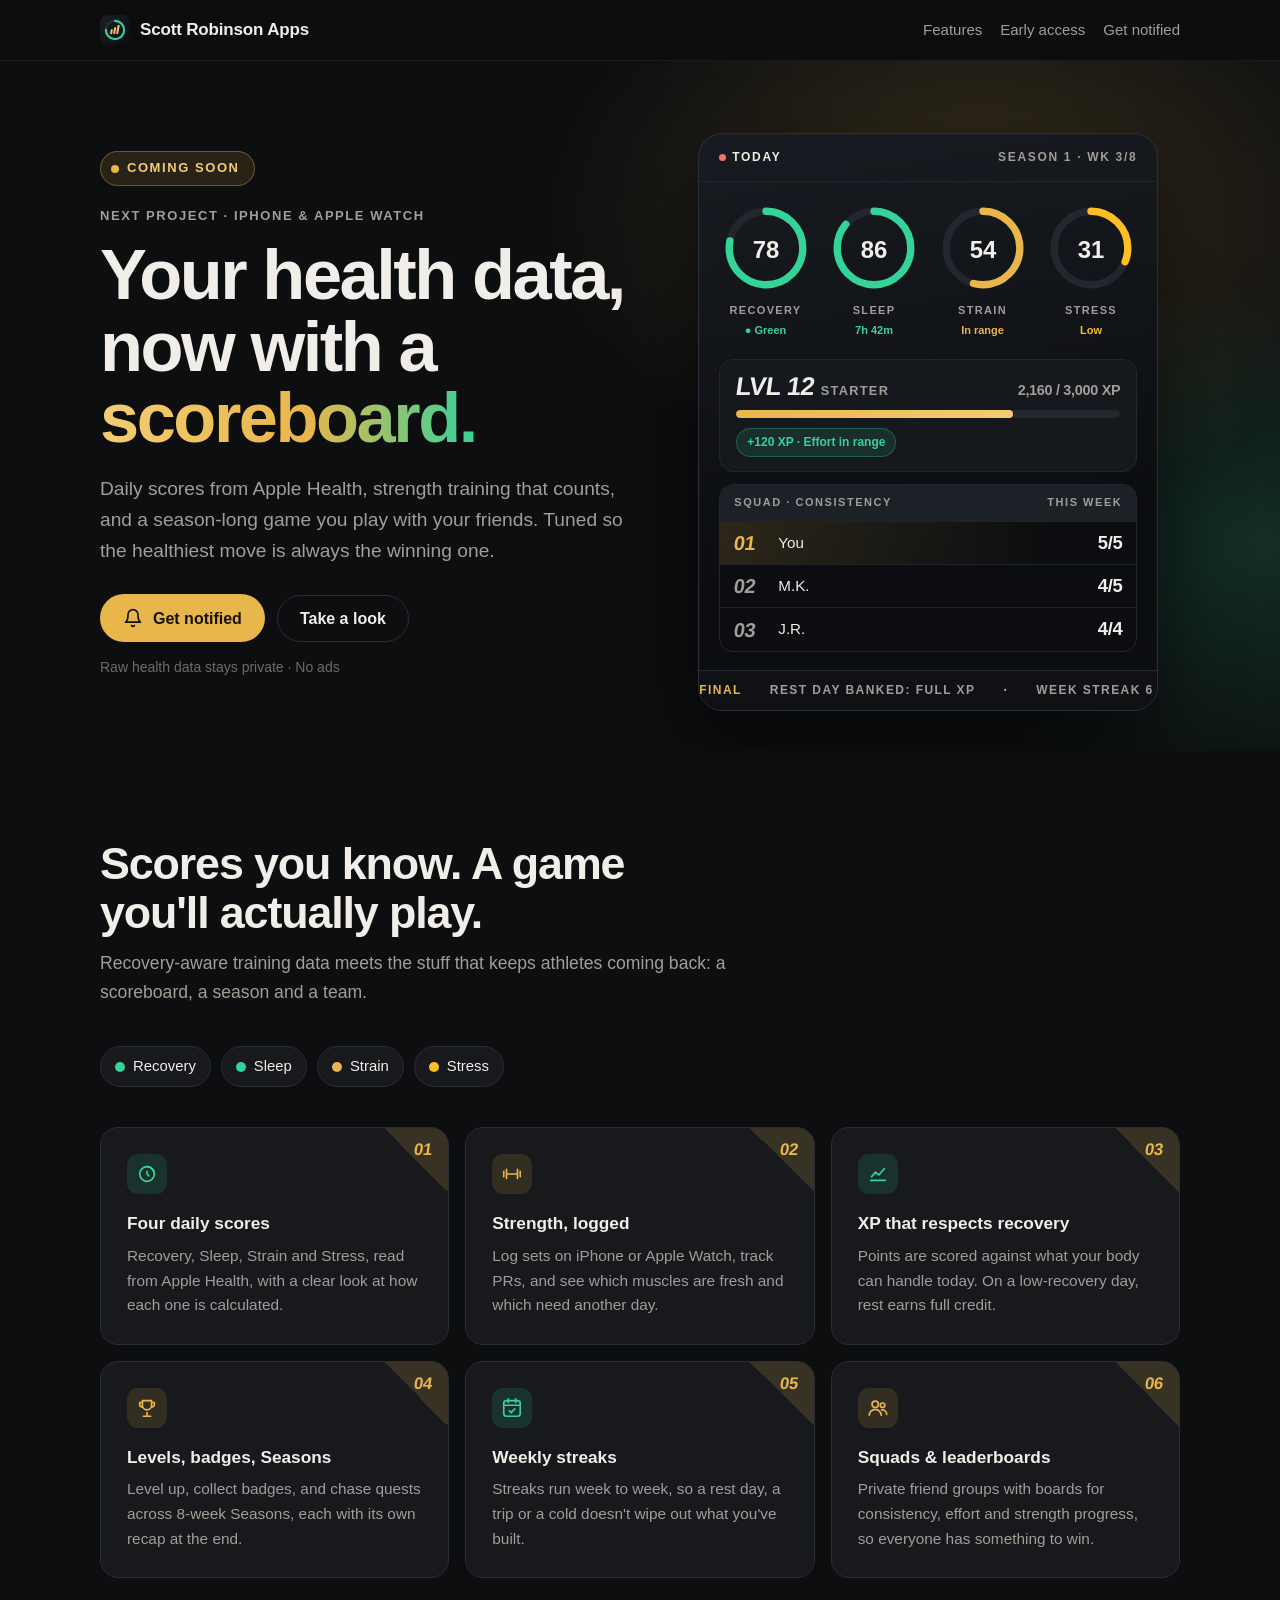
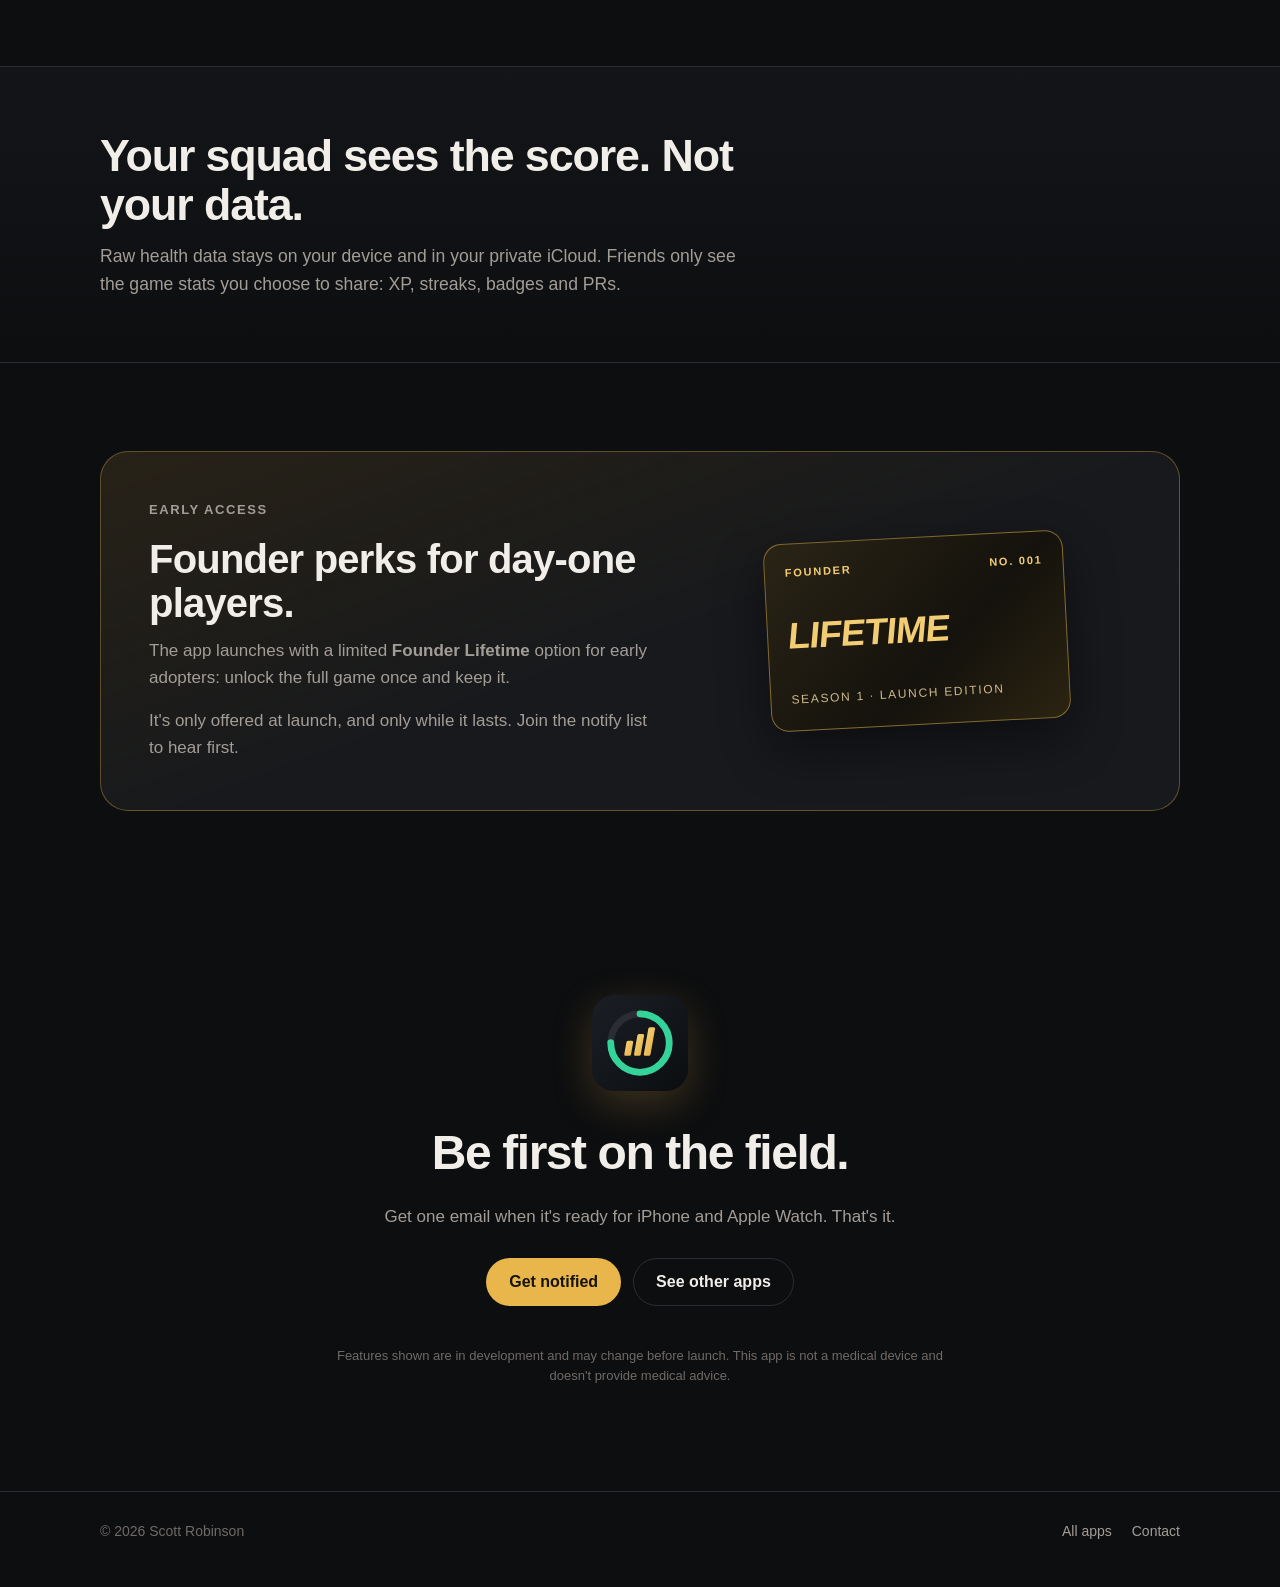
<file: next/index.html>
<!doctype html>
<html lang="en">
<head>
<meta charset="utf-8">
<meta name="viewport" content="width=device-width,initial-scale=1">
<title>Coming Soon: The Next App by Scott Robinson</title>
<meta name="description" content="Coming soon for iPhone and Apple Watch: daily Recovery, Sleep, Strain and Stress scores from Apple Health, strength logging, and a sports-league game layer with XP, Seasons and private friend Squads.">
<meta name="theme-color" content="#0d0e10">
<meta property="og:title" content="Next project: coming soon">
<meta property="og:description" content="Your health data, now with a scoreboard. iPhone and Apple Watch. Get notified at launch.">
<meta property="og:image" content="https://scotthrobinson.github.io/next/img/og.png">
<meta property="og:url" content="https://scotthrobinson.github.io/next/">
<meta property="og:type" content="website">
<link rel="icon" href="img/teaser.svg" type="image/svg+xml">
<link rel="stylesheet" href="../assets/style.css">
<link rel="stylesheet" href="next.css">
</head>
<body>

<header class="site"><div class="wrap">
  <a class="brand" href="../"><img src="img/teaser.svg" alt="">Scott Robinson Apps</a>
  <nav>
    <a href="#features">Features</a>
    <a href="#founder">Early access</a>
    <a href="#notify">Get notified</a>
  </nav>
</div></header>

<main>

<!-- Hero -->
<div class="hero next"><div class="wrap">
  <div>
    <p class="soon">Coming soon</p>
    <p class="eyebrow">Next project · iPhone &amp; Apple Watch</p>
    <h1>Your health data, now with a <span class="gold-grad">scoreboard.</span></h1>
    <p class="lede">Daily scores from Apple Health, strength training that counts, and a season-long game you play with your friends. Tuned so the healthiest move is always the winning one.</p>
    <div class="cta-row">
      <a class="btn btn-gold" href="mailto:Scott.Robinson.Apps@outlook.com?subject=Notify%20me%3A%20next%20app">
        <svg viewBox="0 0 24 24" fill="none" stroke="currentColor" stroke-width="2" stroke-linecap="round" stroke-linejoin="round" aria-hidden="true"><path d="M6 8a6 6 0 0 1 12 0c0 7 3 9 3 9H3s3-2 3-9"/><path d="M10.3 21a1.94 1.94 0 0 0 3.4 0"/></svg>
        Get notified
      </a>
      <a class="btn btn-ghost" href="#features">Take a look</a>
    </div>
    <p class="fineprint">Raw health data stays private · No ads</p>
  </div>

  <div class="scoreboard" role="img" aria-label="Illustration of a scoreboard-style dashboard: Recovery 78 in the green band, Sleep 86, Strain 54, Stress 31 low, Level 12 with an XP bar, and a squad consistency board ranking you first.">
    <div class="sb-top" aria-hidden="true"><span class="live">Today</span><span>Season 1 · Wk 3/8</span></div>
    <div class="gauges" aria-hidden="true">
      <div class="gauge">
        <svg viewBox="0 0 100 100"><circle class="track" cx="50" cy="50" r="40"/><circle class="arc g-green" cx="50" cy="50" r="40" stroke-dasharray="196 252" transform="rotate(-90 50 50)"/><text x="50" y="52">78</text></svg>
        <span class="lbl">Recovery</span><span class="bnd t-green">● Green</span>
      </div>
      <div class="gauge">
        <svg viewBox="0 0 100 100"><circle class="track" cx="50" cy="50" r="40"/><circle class="arc g-green" cx="50" cy="50" r="40" stroke-dasharray="216 252" transform="rotate(-90 50 50)"/><text x="50" y="52">86</text></svg>
        <span class="lbl">Sleep</span><span class="bnd t-green">7h 42m</span>
      </div>
      <div class="gauge">
        <svg viewBox="0 0 100 100"><circle class="track" cx="50" cy="50" r="40"/><circle class="arc g-gold" cx="50" cy="50" r="40" stroke-dasharray="136 252" transform="rotate(-90 50 50)"/><text x="50" y="52">54</text></svg>
        <span class="lbl">Strain</span><span class="bnd t-gold">In range</span>
      </div>
      <div class="gauge">
        <svg viewBox="0 0 100 100"><circle class="track" cx="50" cy="50" r="40"/><circle class="arc g-yellow" cx="50" cy="50" r="40" stroke-dasharray="78 252" transform="rotate(-90 50 50)"/><text x="50" y="52">31</text></svg>
        <span class="lbl">Stress</span><span class="bnd t-yellow">Low</span>
      </div>
    </div>
    <div class="xp" aria-hidden="true">
      <div class="xp-row"><span class="lvl num"><span class="lean">LVL 12</span><small>Starter</small></span><span class="pts num">2,160 / 3,000 XP</span></div>
      <div class="xp-bar"><span></span></div>
      <span class="xp-chip">+120 XP · Effort in range</span>
    </div>
    <div class="board" aria-hidden="true">
      <div class="board-head"><span>Squad · Consistency</span><span>This week</span></div>
      <div class="board-row me"><span class="rk num lean">01</span><span>You</span><span class="val num">5/5</span></div>
      <div class="board-row"><span class="rk num lean">02</span><span>M.K.</span><span class="val num">4/5</span></div>
      <div class="board-row"><span class="rk num lean">03</span><span>J.R.</span><span class="val num">4/4</span></div>
    </div>
    <div class="ticker" aria-hidden="true">
      <div class="ticker-track">
        <span><b>Final</b> Rest day banked: full XP<b>·</b>Week streak 6<b>·</b>New PR: bench +5 lb<b>·</b>Squad crown: Sleep</span>
        <span><b>Final</b> Rest day banked: full XP<b>·</b>Week streak 6<b>·</b>New PR: bench +5 lb<b>·</b>Squad crown: Sleep</span>
      </div>
    </div>
  </div>
</div></div>

<!-- Features -->
<section id="features"><div class="wrap">
  <div class="section-head">
    <h2>Scores you know. A game you'll actually play.</h2>
    <p>Recovery-aware training data meets the stuff that keeps athletes coming back: a scoreboard, a season and a team.</p>
  </div>
  <ul class="bands" aria-label="Daily scores">
    <li><i style="background:var(--green)"></i>Recovery</li>
    <li><i style="background:var(--green)"></i>Sleep</li>
    <li><i style="background:var(--gold)"></i>Strain</li>
    <li><i style="background:var(--yellow)"></i>Stress</li>
  </ul>
  <div class="features">
    <div class="tile">
      <span class="no num lean" aria-hidden="true">01</span>
      <div class="ic gr"><svg class="i24" viewBox="0 0 24 24" aria-hidden="true"><circle cx="12" cy="12" r="8"/><path d="M12 4a8 8 0 0 1 8 8"/><path d="M12 9v3l2 2"/></svg></div>
      <h3>Four daily scores</h3>
      <p>Recovery, Sleep, Strain and Stress, read from Apple Health, with a clear look at how each one is calculated.</p>
    </div>
    <div class="tile">
      <span class="no num lean" aria-hidden="true">02</span>
      <div class="ic gd"><svg class="i24" viewBox="0 0 24 24" aria-hidden="true"><path d="M6 7v10M18 7v10M3 9v6M21 9v6M6 12h12"/></svg></div>
      <h3>Strength, logged</h3>
      <p>Log sets on iPhone or Apple Watch, track PRs, and see which muscles are fresh and which need another day.</p>
    </div>
    <div class="tile">
      <span class="no num lean" aria-hidden="true">03</span>
      <div class="ic gr"><svg class="i24" viewBox="0 0 24 24" aria-hidden="true"><path d="M4 19h16"/><path d="m5 15 4-5 4 3 6-7"/></svg></div>
      <h3>XP that respects recovery</h3>
      <p>Points are scored against what your body can handle today. On a low-recovery day, rest earns full credit.</p>
    </div>
    <div class="tile">
      <span class="no num lean" aria-hidden="true">04</span>
      <div class="ic gd"><svg class="i24" viewBox="0 0 24 24" aria-hidden="true"><path d="M8 21h8M12 17v4"/><path d="M7 4h10v5a5 5 0 0 1-10 0Z"/><path d="M17 6h3v2a3 3 0 0 1-3 3M7 6H4v2a3 3 0 0 0 3 3"/></svg></div>
      <h3>Levels, badges, Seasons</h3>
      <p>Level up, collect badges, and chase quests across 8-week Seasons, each with its own recap at the end.</p>
    </div>
    <div class="tile">
      <span class="no num lean" aria-hidden="true">05</span>
      <div class="ic gr"><svg class="i24" viewBox="0 0 24 24" aria-hidden="true"><rect x="3" y="4" width="18" height="17" rx="3"/><path d="M3 9h18M8 2v4M16 2v4"/><path d="m9 15 2 2 4-4"/></svg></div>
      <h3>Weekly streaks</h3>
      <p>Streaks run week to week, so a rest day, a trip or a cold doesn't wipe out what you've built.</p>
    </div>
    <div class="tile">
      <span class="no num lean" aria-hidden="true">06</span>
      <div class="ic gd"><svg class="i24" viewBox="0 0 24 24" aria-hidden="true"><circle cx="9" cy="8" r="3.5"/><path d="M2.5 20a6.5 6.5 0 0 1 13 0"/><circle cx="17" cy="9" r="2.5"/><path d="M16 14a5 5 0 0 1 5.5 5"/></svg></div>
      <h3>Squads &amp; leaderboards</h3>
      <p>Private friend groups with boards for consistency, effort and strength progress, so everyone has something to win.</p>
    </div>
  </div>
</div></section>

<!-- Privacy note -->
<section class="band" id="privacy" style="padding:64px 0"><div class="wrap">
  <div class="section-head">
    <h2>Your squad sees the score. Not your data.</h2>
    <p>Raw health data stays on your device and in your private iCloud. Friends only see the game stats you choose to share: XP, streaks, badges and PRs.</p>
  </div>
</div></section>

<!-- Founder -->
<section id="founder"><div class="wrap">
  <div class="founder">
    <div>
      <p class="eyebrow">Early access</p>
      <h2>Founder perks for day-one players.</h2>
      <p>The app launches with a limited <strong>Founder Lifetime</strong> option for early adopters: unlock the full game once and keep it.</p>
      <p>It's only offered at launch, and only while it lasts. Join the notify list to hear first.</p>
    </div>
    <div class="pass" aria-hidden="true">
      <div class="top"><span>Founder</span><span>No. 001</span></div>
      <div class="big num lean">LIFETIME</div>
      <div class="sub">Season 1 · Launch edition</div>
    </div>
  </div>
</div></section>

<!-- Final CTA -->
<div class="final" id="notify"><div class="wrap">
  <img class="mark" src="img/teaser.svg" alt="" width="96" height="96" loading="lazy">
  <h2>Be first on the field.</h2>
  <p>Get one email when it's ready for iPhone and Apple Watch. That's it.</p>
  <div class="cta-row">
    <a class="btn btn-gold" href="mailto:Scott.Robinson.Apps@outlook.com?subject=Notify%20me%3A%20next%20app">Get notified</a>
    <a class="btn btn-ghost" href="../">See other apps</a>
  </div>
  <p class="disclaimer">Features shown are in development and may change before launch. This app is not a medical device and doesn't provide medical advice.</p>
</div></div>

</main>

<footer class="site"><div class="wrap">
  <span>© 2026 Scott Robinson</span>
  <span class="links"><a href="../">All apps</a><a href="mailto:Scott.Robinson.Apps@outlook.com">Contact</a></span>
</div></footer>

</body>
</html>
</file>
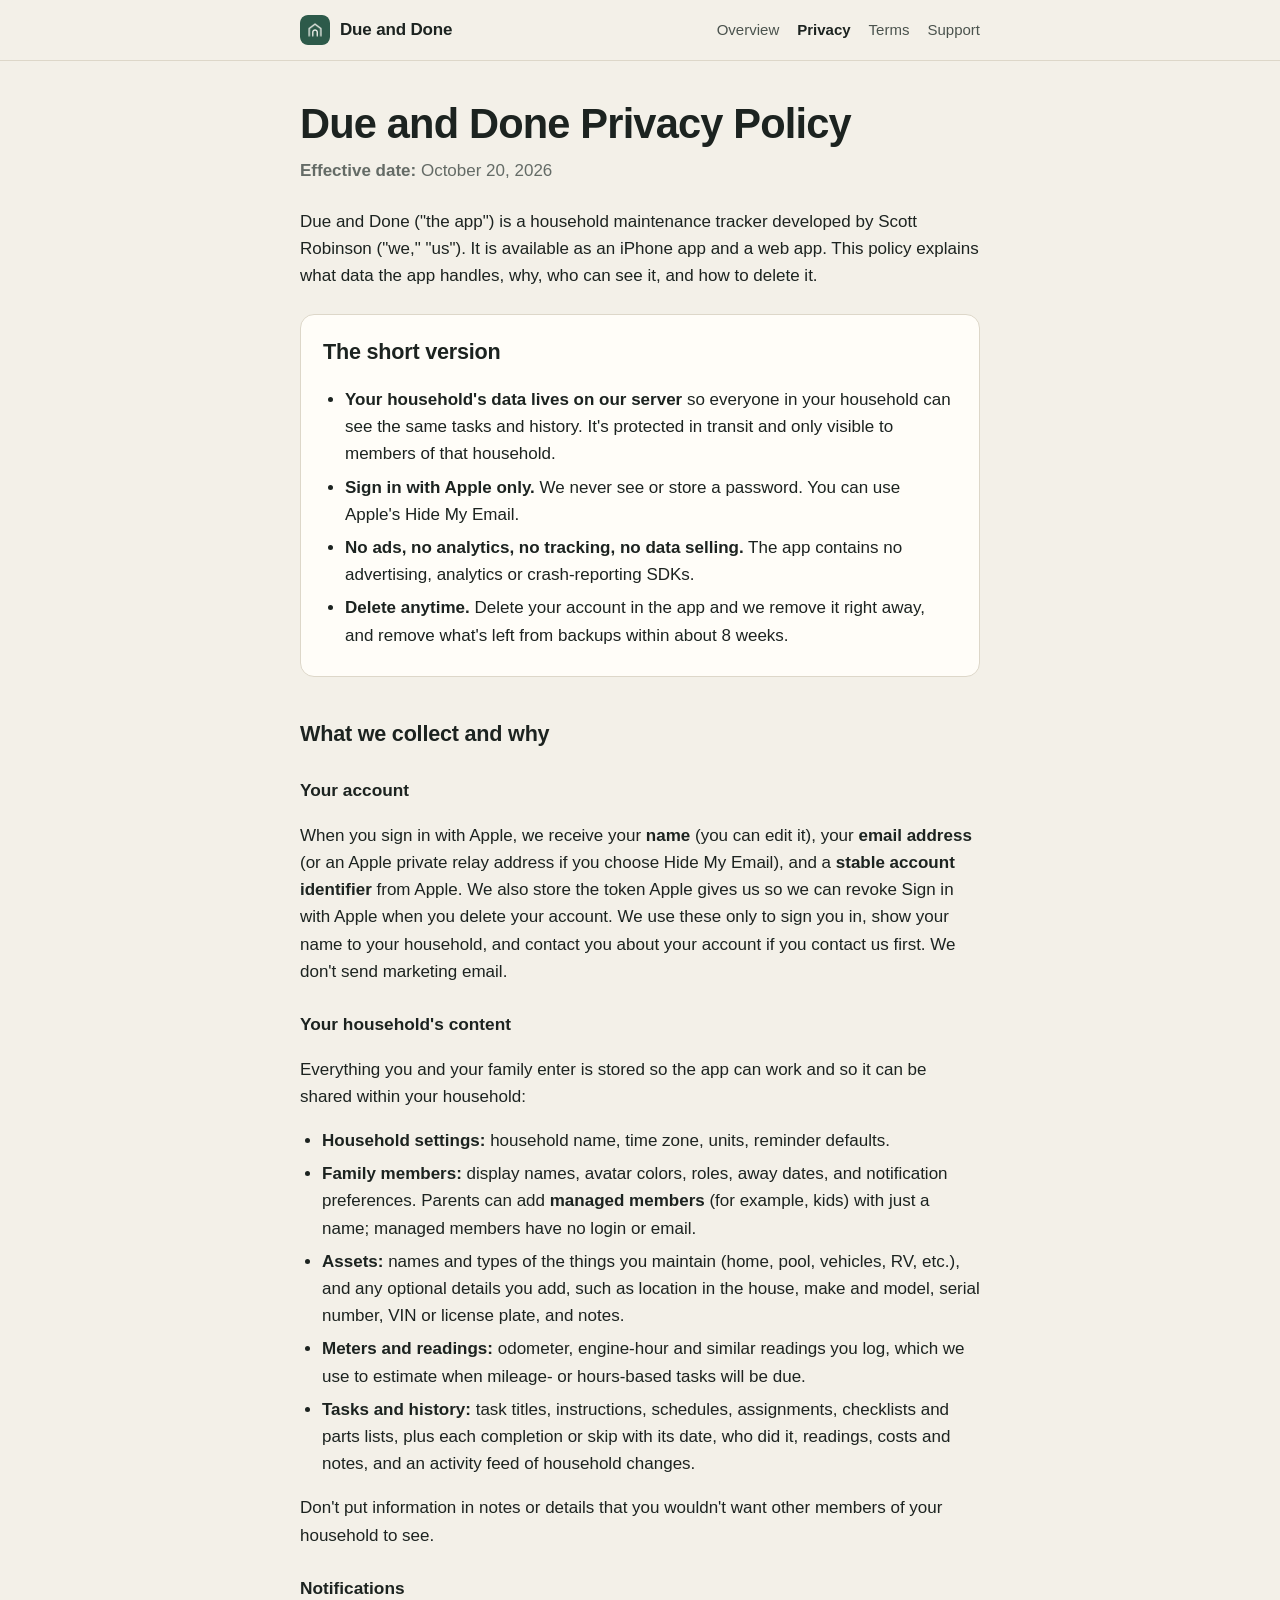
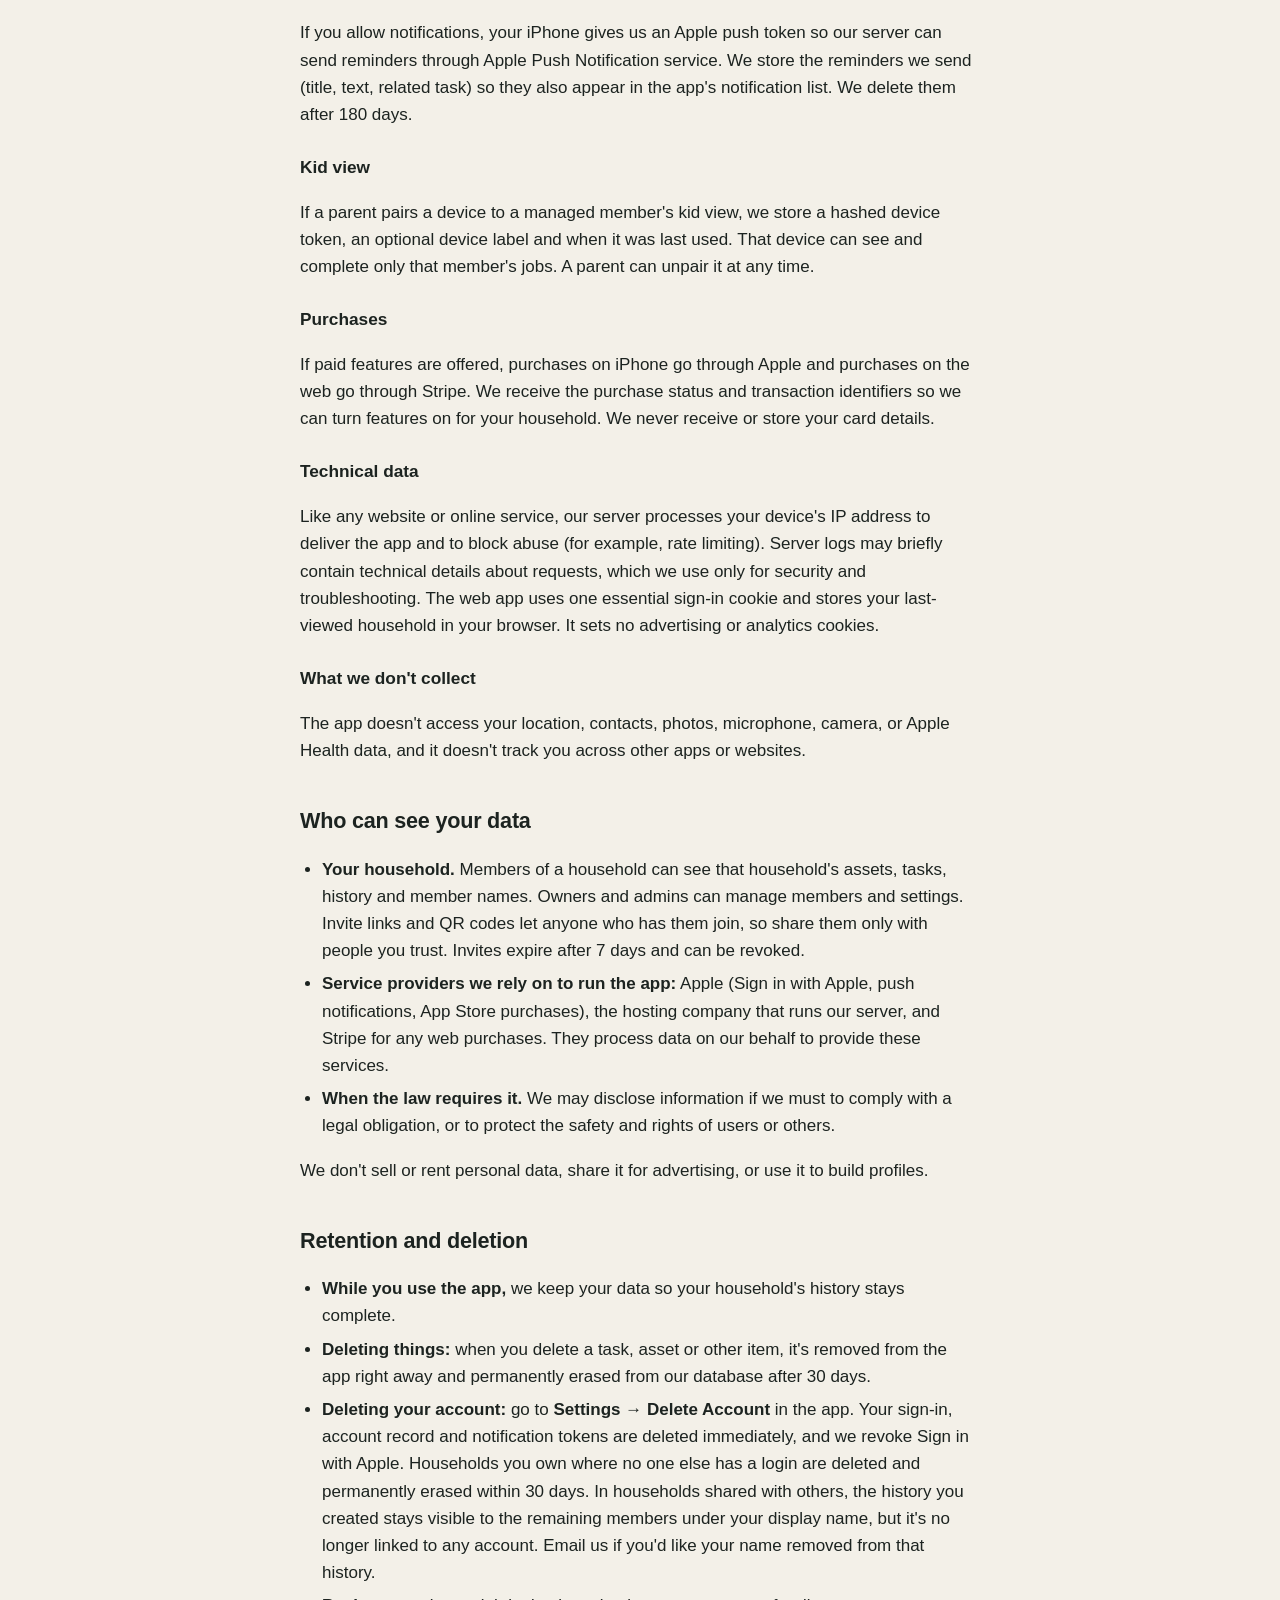
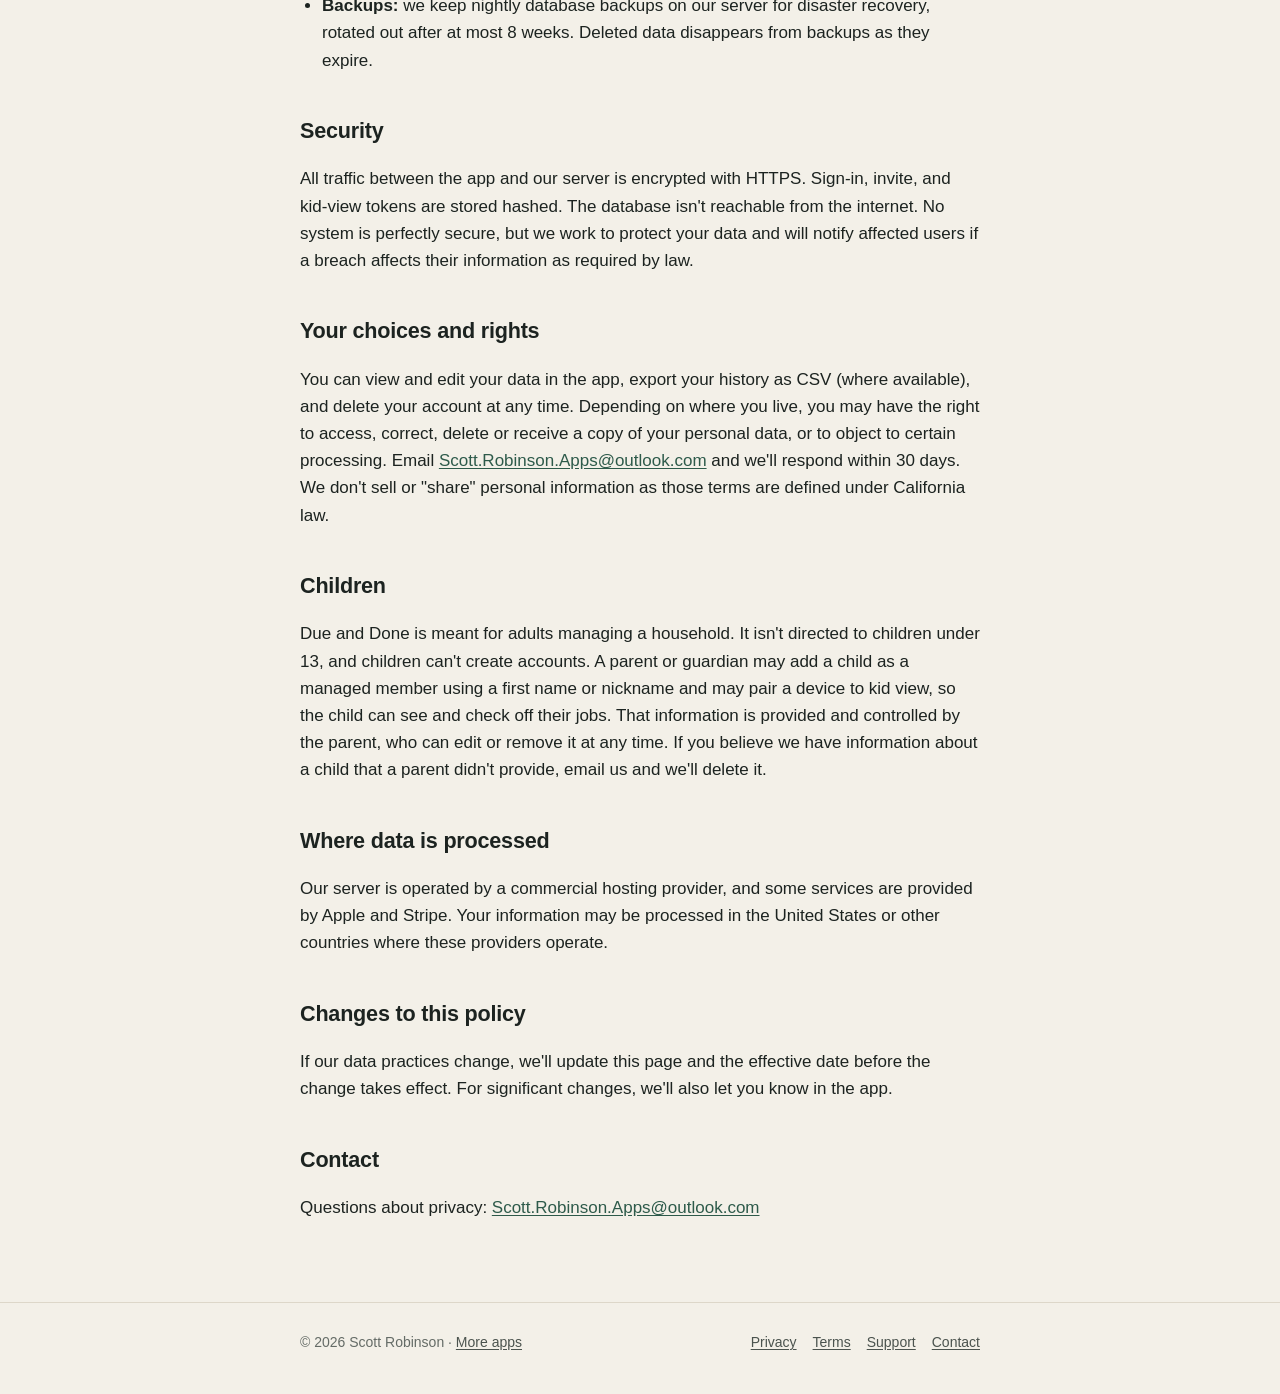
<file: dueanddone/privacy/index.html>
<!doctype html>
<html lang="en"><head><meta charset="utf-8"><meta name="viewport" content="width=device-width,initial-scale=1">
<title>Due and Done Privacy Policy</title><meta name="description" content="How Due and Done handles your household's data: Sign in with Apple, no ads, no tracking, delete anytime."><meta name="theme-color" content="#F3F0E8">
<link rel="icon" href="../img/favicon-64.png" type="image/png"><link rel="apple-touch-icon" href="../img/apple-touch-icon.png">
<link rel="stylesheet" href="../dd.css"></head>
<body><header class="site"><div class="wrap narrow"><a class="brand" href="../"><img src="../img/icon-256.png" alt="">Due and Done</a><nav><a href="../">Overview</a><a href="../privacy/" aria-current=page>Privacy</a><a href="../terms/">Terms</a><a href="../support/">Support</a></nav></div></header>
<main class="doc"><div class="wrap narrow">
<h1>Due and Done Privacy Policy</h1>
<p class="meta"><strong>Effective date:</strong> October 20, 2026</p>
<p>Due and Done ("the app") is a household maintenance tracker developed by Scott Robinson ("we," "us"). It is available as an iPhone app and a web app. This policy explains what data the app handles, why, who can see it, and how to delete it.</p>
<div class="summary">
<h2 style="margin-top:14px">The short version</h2>
<ul>
<li><strong>Your household's data lives on our server</strong> so everyone in your household can see the same tasks and history. It's protected in transit and only visible to members of that household.</li>
<li><strong>Sign in with Apple only.</strong> We never see or store a password. You can use Apple's Hide My Email.</li>
<li><strong>No ads, no analytics, no tracking, no data selling.</strong> The app contains no advertising, analytics or crash-reporting SDKs.</li>
<li><strong>Delete anytime.</strong> Delete your account in the app and we remove it right away, and remove what's left from backups within about 8 weeks.</li>
</ul>
</div>

<h2>What we collect and why</h2>
<h3>Your account</h3>
<p>When you sign in with Apple, we receive your <strong>name</strong> (you can edit it), your <strong>email address</strong> (or an Apple private relay address if you choose Hide My Email), and a <strong>stable account identifier</strong> from Apple. We also store the token Apple gives us so we can revoke Sign in with Apple when you delete your account. We use these only to sign you in, show your name to your household, and contact you about your account if you contact us first. We don't send marketing email.</p>
<h3>Your household's content</h3>
<p>Everything you and your family enter is stored so the app can work and so it can be shared within your household:</p>
<ul>
<li><strong>Household settings:</strong> household name, time zone, units, reminder defaults.</li>
<li><strong>Family members:</strong> display names, avatar colors, roles, away dates, and notification preferences. Parents can add <strong>managed members</strong> (for example, kids) with just a name; managed members have no login or email.</li>
<li><strong>Assets:</strong> names and types of the things you maintain (home, pool, vehicles, RV, etc.), and any optional details you add, such as location in the house, make and model, serial number, VIN or license plate, and notes.</li>
<li><strong>Meters and readings:</strong> odometer, engine-hour and similar readings you log, which we use to estimate when mileage- or hours-based tasks will be due.</li>
<li><strong>Tasks and history:</strong> task titles, instructions, schedules, assignments, checklists and parts lists, plus each completion or skip with its date, who did it, readings, costs and notes, and an activity feed of household changes.</li>
</ul>
<p>Don't put information in notes or details that you wouldn't want other members of your household to see.</p>
<h3>Notifications</h3>
<p>If you allow notifications, your iPhone gives us an Apple push token so our server can send reminders through Apple Push Notification service. We store the reminders we send (title, text, related task) so they also appear in the app's notification list. We delete them after 180 days.</p>
<h3>Kid view</h3>
<p>If a parent pairs a device to a managed member's kid view, we store a hashed device token, an optional device label and when it was last used. That device can see and complete only that member's jobs. A parent can unpair it at any time.</p>
<h3>Purchases</h3>
<p>If paid features are offered, purchases on iPhone go through Apple and purchases on the web go through Stripe. We receive the purchase status and transaction identifiers so we can turn features on for your household. We never receive or store your card details.</p>
<h3>Technical data</h3>
<p>Like any website or online service, our server processes your device's IP address to deliver the app and to block abuse (for example, rate limiting). Server logs may briefly contain technical details about requests, which we use only for security and troubleshooting. The web app uses one essential sign-in cookie and stores your last-viewed household in your browser. It sets no advertising or analytics cookies.</p>
<h3>What we don't collect</h3>
<p>The app doesn't access your location, contacts, photos, microphone, camera, or Apple Health data, and it doesn't track you across other apps or websites.</p>

<h2>Who can see your data</h2>
<ul>
<li><strong>Your household.</strong> Members of a household can see that household's assets, tasks, history and member names. Owners and admins can manage members and settings. Invite links and QR codes let anyone who has them join, so share them only with people you trust. Invites expire after 7 days and can be revoked.</li>
<li><strong>Service providers we rely on to run the app:</strong> Apple (Sign in with Apple, push notifications, App Store purchases), the hosting company that runs our server, and Stripe for any web purchases. They process data on our behalf to provide these services.</li>
<li><strong>When the law requires it.</strong> We may disclose information if we must to comply with a legal obligation, or to protect the safety and rights of users or others.</li>
</ul>
<p>We don't sell or rent personal data, share it for advertising, or use it to build profiles.</p>

<h2>Retention and deletion</h2>
<ul>
<li><strong>While you use the app,</strong> we keep your data so your household's history stays complete.</li>
<li><strong>Deleting things:</strong> when you delete a task, asset or other item, it's removed from the app right away and permanently erased from our database after 30 days.</li>
<li><strong>Deleting your account:</strong> go to <strong>Settings → Delete Account</strong> in the app. Your sign-in, account record and notification tokens are deleted immediately, and we revoke Sign in with Apple. Households you own where no one else has a login are deleted and permanently erased within 30 days. In households shared with others, the history you created stays visible to the remaining members under your display name, but it's no longer linked to any account. Email us if you'd like your name removed from that history.</li>
<li><strong>Backups:</strong> we keep nightly database backups on our server for disaster recovery, rotated out after at most 8 weeks. Deleted data disappears from backups as they expire.</li>
</ul>

<h2>Security</h2>
<p>All traffic between the app and our server is encrypted with HTTPS. Sign-in, invite, and kid-view tokens are stored hashed. The database isn't reachable from the internet. No system is perfectly secure, but we work to protect your data and will notify affected users if a breach affects their information as required by law.</p>

<h2>Your choices and rights</h2>
<p>You can view and edit your data in the app, export your history as CSV (where available), and delete your account at any time. Depending on where you live, you may have the right to access, correct, delete or receive a copy of your personal data, or to object to certain processing. Email <a href="mailto:Scott.Robinson.Apps@outlook.com">Scott.Robinson.Apps@outlook.com</a> and we'll respond within 30 days. We don't sell or "share" personal information as those terms are defined under California law.</p>

<h2>Children</h2>
<p>Due and Done is meant for adults managing a household. It isn't directed to children under 13, and children can't create accounts. A parent or guardian may add a child as a managed member using a first name or nickname and may pair a device to kid view, so the child can see and check off their jobs. That information is provided and controlled by the parent, who can edit or remove it at any time. If you believe we have information about a child that a parent didn't provide, email us and we'll delete it.</p>

<h2>Where data is processed</h2>
<p>Our server is operated by a commercial hosting provider, and some services are provided by Apple and Stripe. Your information may be processed in the United States or other countries where these providers operate.</p>

<h2>Changes to this policy</h2>
<p>If our data practices change, we'll update this page and the effective date before the change takes effect. For significant changes, we'll also let you know in the app.</p>

<h2>Contact</h2>
<p>Questions about privacy: <a href="mailto:Scott.Robinson.Apps@outlook.com?subject=Due%20and%20Done%20Privacy">Scott.Robinson.Apps@outlook.com</a></p>
</div></main>
<footer class="site"><div class="wrap narrow"><span>© 2026 Scott Robinson · <a href="../../">More apps</a></span><span class="links"><a href="../privacy/">Privacy</a><a href="../terms/">Terms</a><a href="../support/">Support</a><a href="mailto:Scott.Robinson.Apps@outlook.com">Contact</a></span></div></footer>
</body></html>
</file>
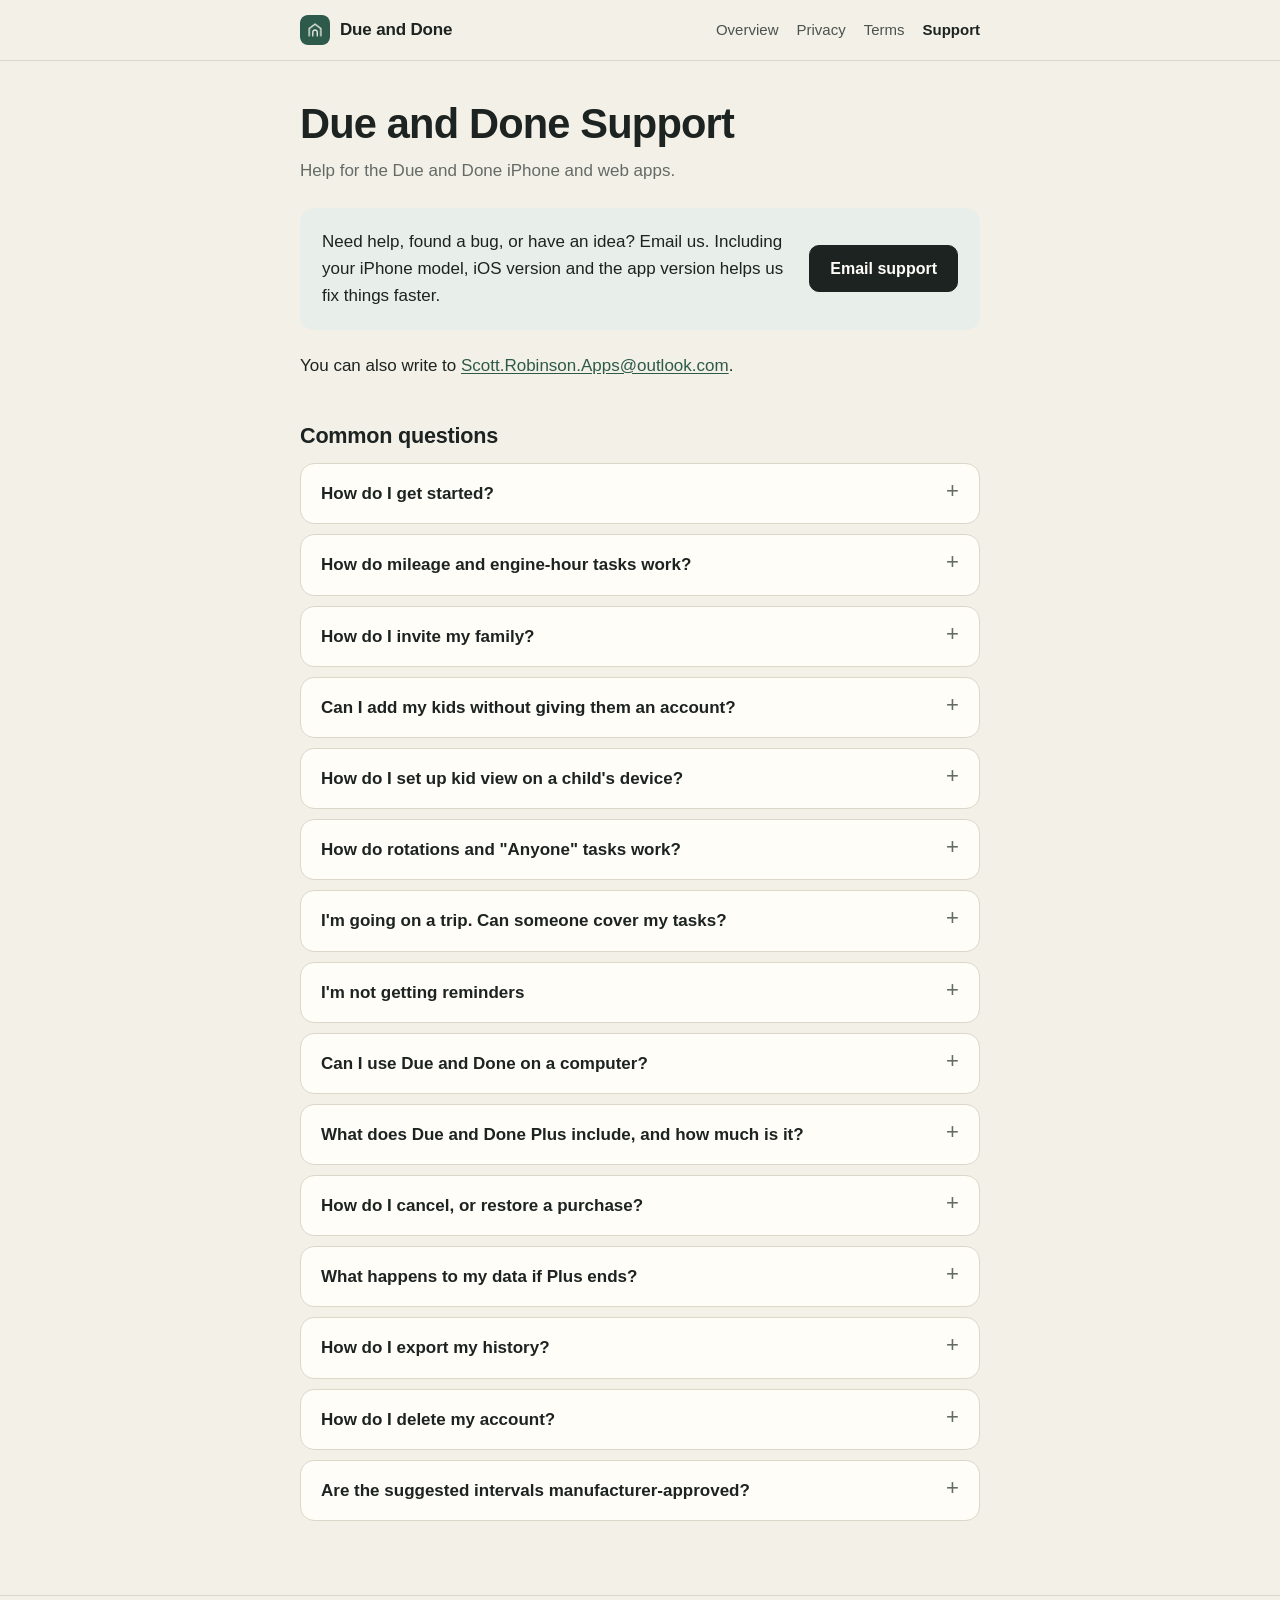
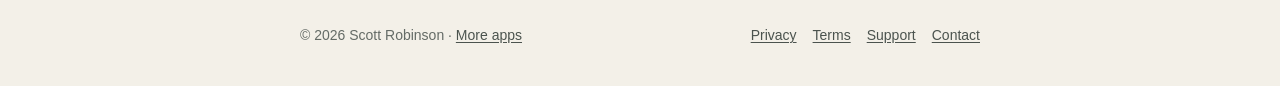
<file: dueanddone/support/index.html>
<!doctype html>
<html lang="en"><head><meta charset="utf-8"><meta name="viewport" content="width=device-width,initial-scale=1">
<title>Due and Done Support</title><meta name="description" content="Get help with Due and Done: setup, family sharing, kid view, reminders, export and account deletion."><meta name="theme-color" content="#F3F0E8">
<link rel="icon" href="../img/favicon-64.png" type="image/png"><link rel="apple-touch-icon" href="../img/apple-touch-icon.png">
<link rel="stylesheet" href="../dd.css"></head>
<body><header class="site"><div class="wrap narrow"><a class="brand" href="../"><img src="../img/icon-256.png" alt="">Due and Done</a><nav><a href="../">Overview</a><a href="../privacy/">Privacy</a><a href="../terms/">Terms</a><a href="../support/" aria-current=page>Support</a></nav></div></header>
<main class="doc"><div class="wrap narrow">
<h1>Due and Done Support</h1>
<p class="meta">Help for the Due and Done iPhone and web apps.</p>
<div class="contact-card"><p>Need help, found a bug, or have an idea? Email us. Including your iPhone model, iOS version and the app version helps us fix things faster.</p><a class="btn btn-primary" href="mailto:Scott.Robinson.Apps@outlook.com?subject=Due%20and%20Done%20Support">Email support</a></div>
<p>You can also write to <a href="mailto:Scott.Robinson.Apps@outlook.com?subject=Due%20and%20Done%20Support">Scott.Robinson.Apps@outlook.com</a>.</p>
<h2>Common questions</h2>
<details class="faq"><summary>How do I get started?</summary><p>Sign in with Apple, name your household, then pick what you have, like the house, pool, cars, RV or generator. Due and Done adds suggested maintenance tasks for each one. You can change any interval or remove any task afterward. For mileage or engine-hour items, enter the current odometer or hour reading so the first due date is right.</p></details><details class="faq"><summary>How do mileage and engine-hour tasks work?</summary><p>Log a reading from the asset's page, from the prompt on <strong>Today</strong>, or when you complete a task. Once you've logged two or more readings at least a week apart, Due and Done estimates your average daily use and shows an estimated due date (marked with a <span class="est">~</span>) alongside the distance left, for example "820 mi left · ~Nov 3". For "whichever comes first" tasks like oil changes, the earlier of the mileage and the date wins.</p></details><details class="faq"><summary>How do I invite my family?</summary><p>Go to <strong>Family → Invite</strong> and tap <strong>Create Invite Link</strong>. Share the link or let them scan the QR code. They sign in with their own Apple Account and join your household. Invites expire after 7 days, and you can revoke them at any time.</p></details><details class="faq"><summary>Can I add my kids without giving them an account?</summary><p>Yes. In <strong>Family</strong>, choose <strong>Add a Managed Member (No Login)</strong>. Managed members need no email or login. You can assign them tasks and mark tasks done for them.</p></details><details class="faq"><summary>How do I set up kid view on a child's device?</summary><p>On your phone, open the child in <strong>Family</strong> and tap <strong>Pair a Device</strong> to get a code. It's valid for 15 minutes. On the child's device, open Due and Done and tap <strong>Pair this device for a child</strong> on the sign-in screen, enter the code, and set an exit PIN. The child then sees only their own jobs. To leave kid view, tap <strong>Grown-ups: exit with PIN</strong>. If you turn on <em>needs approval</em> for a child, the jobs they finish wait for a grown-up to check them off.</p></details><details class="faq"><summary>How do rotations and "Anyone" tasks work?</summary><p>In a task's assignment you can choose one person, a <strong>rotation</strong> (for example Leo, then Alex, then back to Leo, advancing each time it's done) or <strong>Anyone</strong>, where whoever gets to it first can claim it. You can also hand off just this week's turn without changing the rotation.</p></details><details class="faq"><summary>I'm going on a trip. Can someone cover my tasks?</summary><p>Yes. Open yourself in <strong>Family</strong>, turn on <strong>Away Mode</strong>, set the dates, and choose who your tasks go to while you're away.</p></details><details class="faq"><summary>I'm not getting reminders</summary><ul><li>Check <strong>Settings → Notifications → Due and Done</strong> on your iPhone and make sure notifications are allowed.</li><li>In the app, check <strong>Settings → Notifications</strong>. If you chose <strong>Daily Digest</strong>, you get one summary at your digest time instead of separate reminders. <strong>Quiet Hours</strong> hold reminders until they end.</li><li>Reminders go to the person a task is assigned to (or to everyone for "Anyone" tasks), so a task assigned to someone else won't notify you.</li><li>The in-app notification list shows everything that was sent.</li></ul></details><details class="faq"><summary>Can I use Due and Done on a computer?</summary><p>Yes. A web version is available at <a href="https://dueanddone.50-6-21-36.sslip.io">dueanddone.50-6-21-36.sslip.io</a>. Sign in with the same Apple Account to see the same household.</p></details><details class="faq"><summary>What does Due and Done Plus include, and how much is it?</summary><p>Due and Done is free for up to 2 family members, 8 assets and 25 tasks. <strong>Plus</strong> covers your whole household: up to 8 members, unlimited assets and tasks, rotations and "Anyone" tasks, multiple households, kid view, the calendar, cost summaries and CSV export. Choose weekly (with a 3-day free trial), yearly, or a one-time lifetime purchase. Current prices for your country are shown in the app before you buy. One purchase covers everyone in the household.</p></details><details class="faq"><summary>How do I cancel, or restore a purchase?</summary><p>Subscriptions are managed by Apple. To cancel, open <strong>Settings → [your name] → Subscriptions</strong> on your iPhone and choose Due and Done Plus, at least 24 hours before it renews. You keep Plus until the end of the period you paid for. To restore a purchase on a new phone, open <strong>Settings → Plan &amp; Export</strong> in Due and Done and tap <strong>Restore Purchases</strong>. For refunds, use <a href="https://reportaproblem.apple.com">reportaproblem.apple.com</a>, because Apple handles App Store billing.</p></details><details class="faq"><summary>What happens to my data if Plus ends?</summary><p>Nothing is deleted. Your household goes back to the free plan, and everything you've added stays. Adding members, assets or tasks beyond the free limits, and Plus features like kid view and the calendar, need Plus again.</p></details><details class="faq"><summary>How do I export my history?</summary><p>With Plus, go to <strong>Settings → Plan &amp; Export</strong>, choose assets, tasks or history, and share or save the CSV file. You can open it in Numbers, Excel or Google Sheets.</p></details><details class="faq"><summary>How do I delete my account?</summary><p>Go to <strong>Settings → Delete Account</strong>. If you own a household that other people with logins also use, you'll be asked to transfer ownership first. Deleting your account removes your sign-in immediately, revokes Sign in with Apple, and deletes households only you use. See the <a href="../privacy/">Privacy Policy</a> for details, including backups.</p></details><details class="faq"><summary>Are the suggested intervals manufacturer-approved?</summary><p>No. Templates are typical intervals to get you started. Always check your owner's manual and adjust the schedule to match it. See the <a href="../terms/">Terms of Service</a>.</p></details>
</div></main>
<footer class="site"><div class="wrap narrow"><span>© 2026 Scott Robinson · <a href="../../">More apps</a></span><span class="links"><a href="../privacy/">Privacy</a><a href="../terms/">Terms</a><a href="../support/">Support</a><a href="mailto:Scott.Robinson.Apps@outlook.com">Contact</a></span></div></footer>
</body></html>
</file>
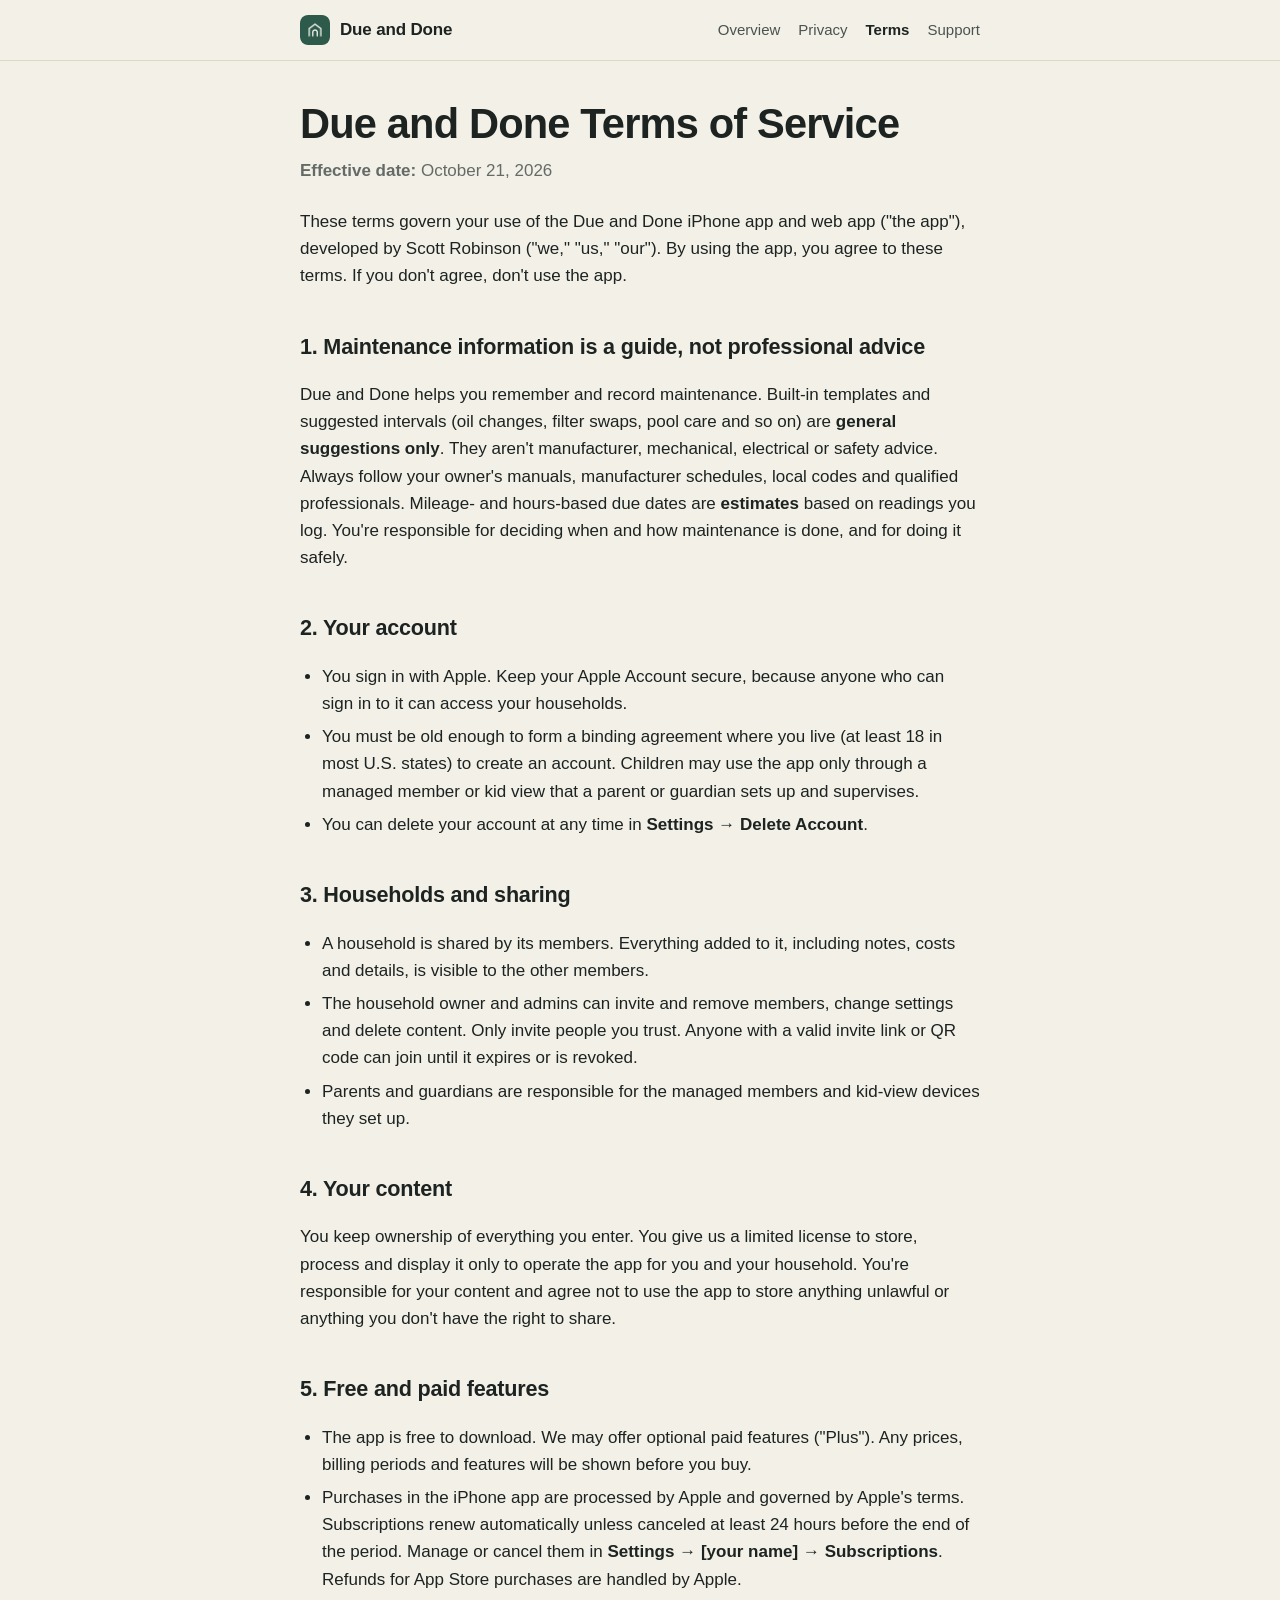
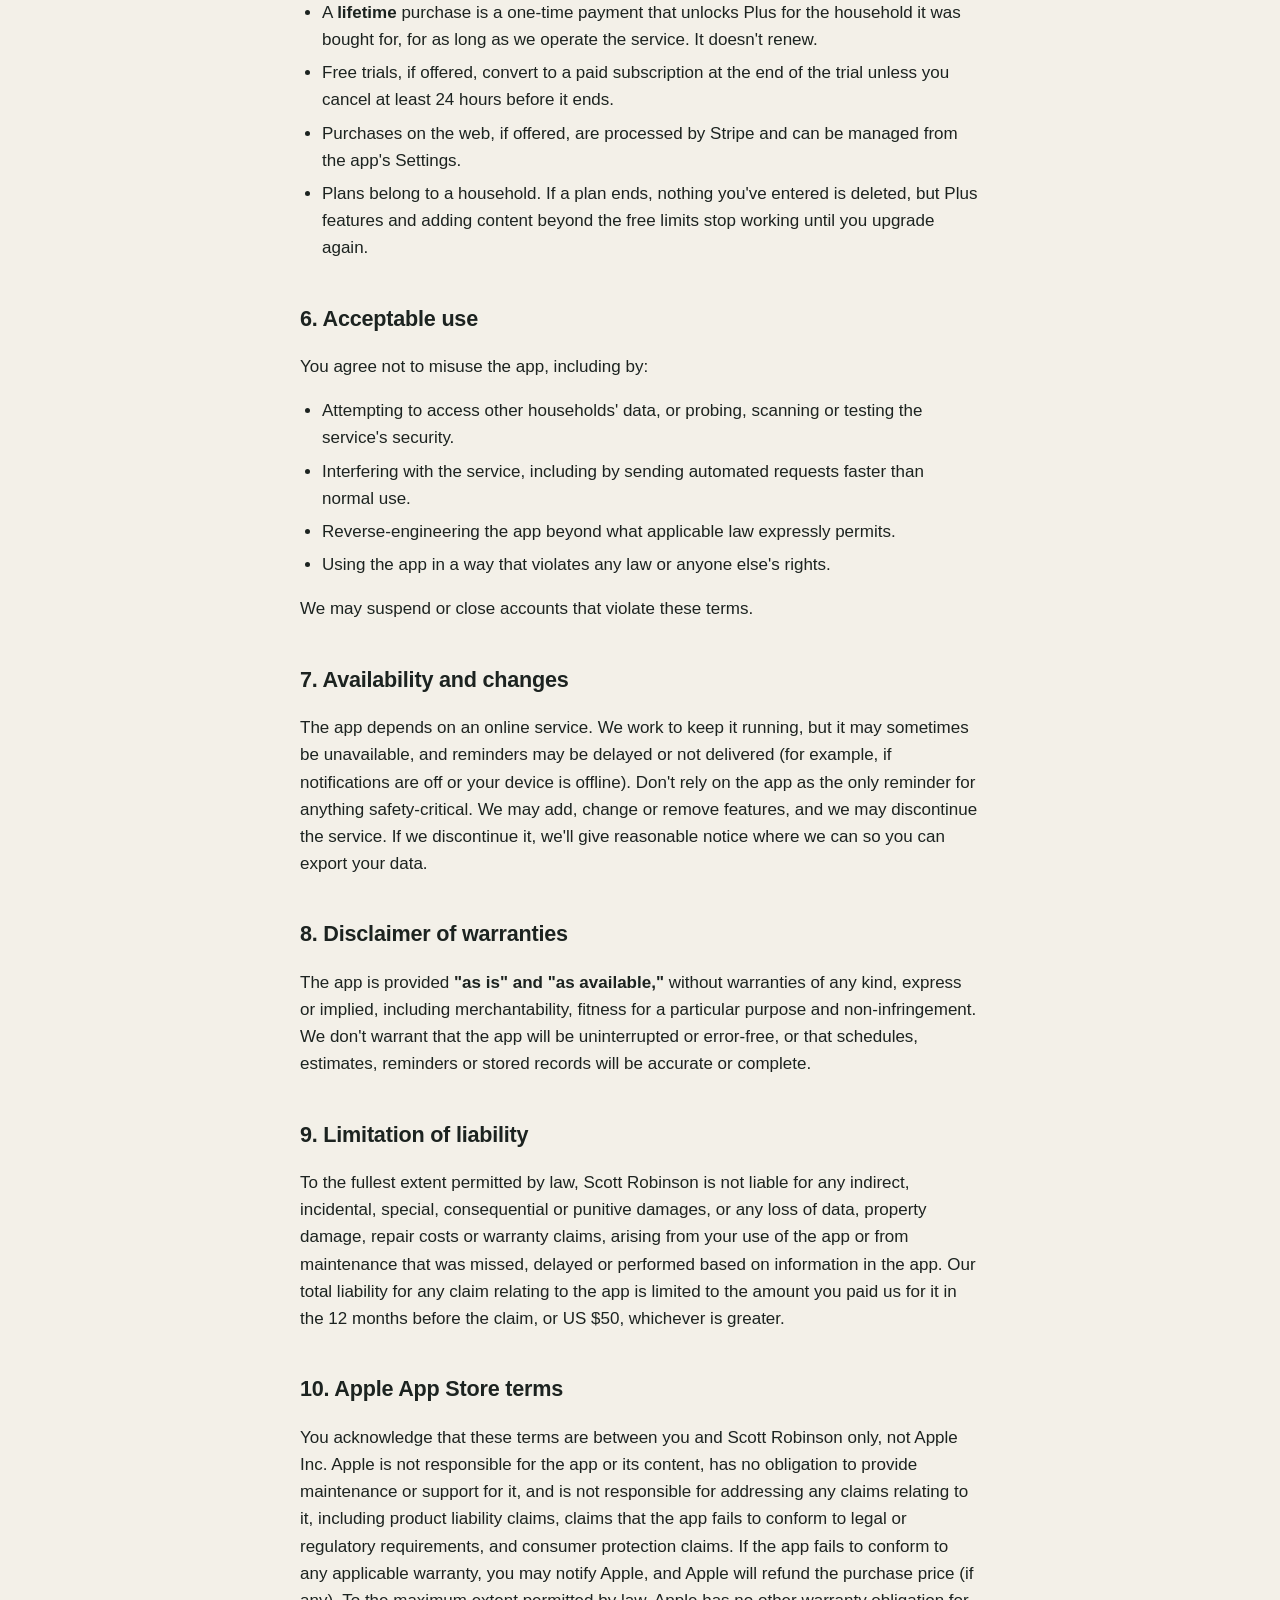
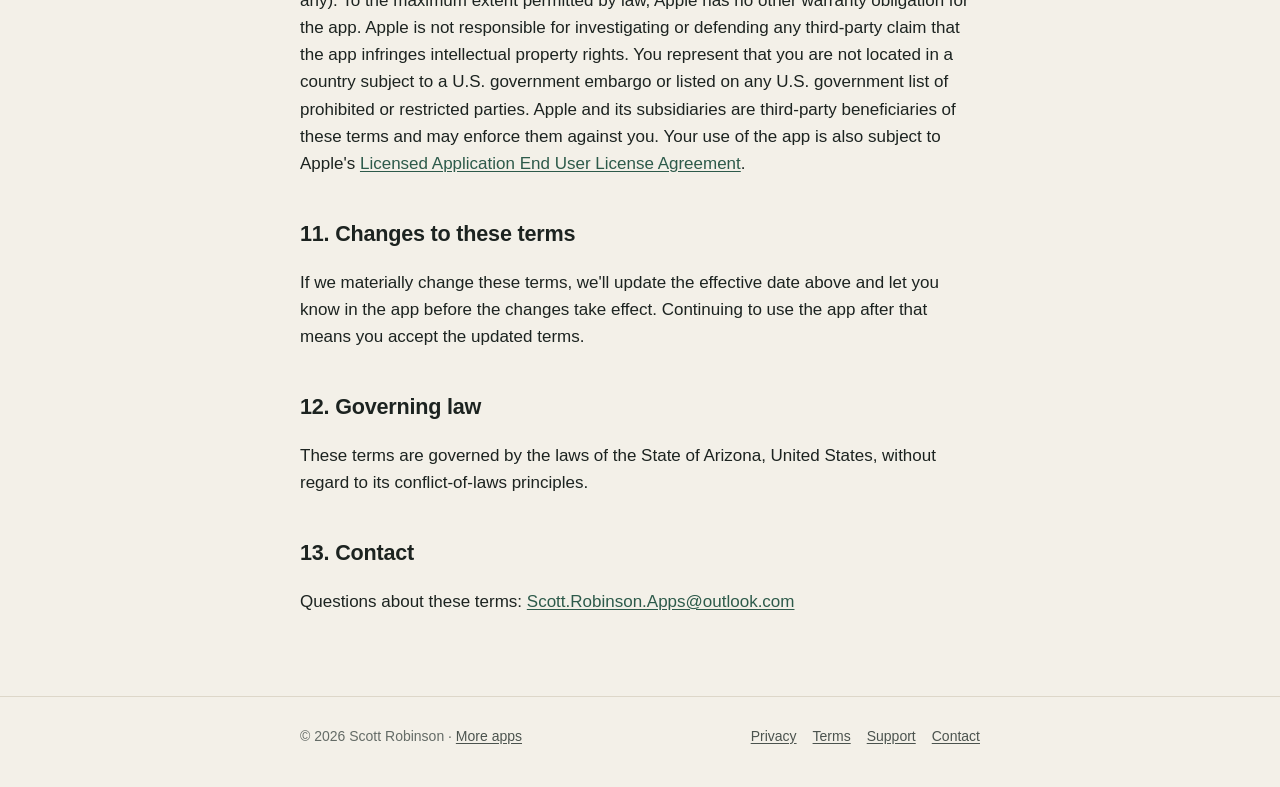
<file: dueanddone/terms/index.html>
<!doctype html>
<html lang="en"><head><meta charset="utf-8"><meta name="viewport" content="width=device-width,initial-scale=1">
<title>Due and Done Terms of Service</title><meta name="description" content="Terms of Service for the Due and Done app."><meta name="theme-color" content="#F3F0E8">
<link rel="icon" href="../img/favicon-64.png" type="image/png"><link rel="apple-touch-icon" href="../img/apple-touch-icon.png">
<link rel="stylesheet" href="../dd.css"></head>
<body><header class="site"><div class="wrap narrow"><a class="brand" href="../"><img src="../img/icon-256.png" alt="">Due and Done</a><nav><a href="../">Overview</a><a href="../privacy/">Privacy</a><a href="../terms/" aria-current=page>Terms</a><a href="../support/">Support</a></nav></div></header>
<main class="doc"><div class="wrap narrow">
<h1>Due and Done Terms of Service</h1>
<p class="meta"><strong>Effective date:</strong> October 21, 2026</p>
<p>These terms govern your use of the Due and Done iPhone app and web app ("the app"), developed by Scott Robinson ("we," "us," "our"). By using the app, you agree to these terms. If you don't agree, don't use the app.</p>

<h2>1. Maintenance information is a guide, not professional advice</h2>
<p>Due and Done helps you remember and record maintenance. Built-in templates and suggested intervals (oil changes, filter swaps, pool care and so on) are <strong>general suggestions only</strong>. They aren't manufacturer, mechanical, electrical or safety advice. Always follow your owner's manuals, manufacturer schedules, local codes and qualified professionals. Mileage- and hours-based due dates are <strong>estimates</strong> based on readings you log. You're responsible for deciding when and how maintenance is done, and for doing it safely.</p>

<h2>2. Your account</h2>
<ul>
<li>You sign in with Apple. Keep your Apple Account secure, because anyone who can sign in to it can access your households.</li>
<li>You must be old enough to form a binding agreement where you live (at least 18 in most U.S. states) to create an account. Children may use the app only through a managed member or kid view that a parent or guardian sets up and supervises.</li>
<li>You can delete your account at any time in <strong>Settings → Delete Account</strong>.</li>
</ul>

<h2>3. Households and sharing</h2>
<ul>
<li>A household is shared by its members. Everything added to it, including notes, costs and details, is visible to the other members.</li>
<li>The household owner and admins can invite and remove members, change settings and delete content. Only invite people you trust. Anyone with a valid invite link or QR code can join until it expires or is revoked.</li>
<li>Parents and guardians are responsible for the managed members and kid-view devices they set up.</li>
</ul>

<h2>4. Your content</h2>
<p>You keep ownership of everything you enter. You give us a limited license to store, process and display it only to operate the app for you and your household. You're responsible for your content and agree not to use the app to store anything unlawful or anything you don't have the right to share.</p>

<h2>5. Free and paid features</h2>
<ul>
<li>The app is free to download. We may offer optional paid features ("Plus"). Any prices, billing periods and features will be shown before you buy.</li>
<li>Purchases in the iPhone app are processed by Apple and governed by Apple's terms. Subscriptions renew automatically unless canceled at least 24 hours before the end of the period. Manage or cancel them in <strong>Settings → [your name] → Subscriptions</strong>. Refunds for App Store purchases are handled by Apple.</li>
<li>A <strong>lifetime</strong> purchase is a one-time payment that unlocks Plus for the household it was bought for, for as long as we operate the service. It doesn't renew.</li>
<li>Free trials, if offered, convert to a paid subscription at the end of the trial unless you cancel at least 24 hours before it ends.</li>
<li>Purchases on the web, if offered, are processed by Stripe and can be managed from the app's Settings.</li>
<li>Plans belong to a household. If a plan ends, nothing you've entered is deleted, but Plus features and adding content beyond the free limits stop working until you upgrade again.</li>
</ul>

<h2>6. Acceptable use</h2>
<p>You agree not to misuse the app, including by:</p>
<ul>
<li>Attempting to access other households' data, or probing, scanning or testing the service's security.</li>
<li>Interfering with the service, including by sending automated requests faster than normal use.</li>
<li>Reverse-engineering the app beyond what applicable law expressly permits.</li>
<li>Using the app in a way that violates any law or anyone else's rights.</li>
</ul>
<p>We may suspend or close accounts that violate these terms.</p>

<h2>7. Availability and changes</h2>
<p>The app depends on an online service. We work to keep it running, but it may sometimes be unavailable, and reminders may be delayed or not delivered (for example, if notifications are off or your device is offline). Don't rely on the app as the only reminder for anything safety-critical. We may add, change or remove features, and we may discontinue the service. If we discontinue it, we'll give reasonable notice where we can so you can export your data.</p>

<h2>8. Disclaimer of warranties</h2>
<p>The app is provided <strong>"as is" and "as available,"</strong> without warranties of any kind, express or implied, including merchantability, fitness for a particular purpose and non-infringement. We don't warrant that the app will be uninterrupted or error-free, or that schedules, estimates, reminders or stored records will be accurate or complete.</p>

<h2>9. Limitation of liability</h2>
<p>To the fullest extent permitted by law, Scott Robinson is not liable for any indirect, incidental, special, consequential or punitive damages, or any loss of data, property damage, repair costs or warranty claims, arising from your use of the app or from maintenance that was missed, delayed or performed based on information in the app. Our total liability for any claim relating to the app is limited to the amount you paid us for it in the 12 months before the claim, or US $50, whichever is greater.</p>

<h2>10. Apple App Store terms</h2>
<p>You acknowledge that these terms are between you and Scott Robinson only, not Apple Inc. Apple is not responsible for the app or its content, has no obligation to provide maintenance or support for it, and is not responsible for addressing any claims relating to it, including product liability claims, claims that the app fails to conform to legal or regulatory requirements, and consumer protection claims. If the app fails to conform to any applicable warranty, you may notify Apple, and Apple will refund the purchase price (if any). To the maximum extent permitted by law, Apple has no other warranty obligation for the app. Apple is not responsible for investigating or defending any third-party claim that the app infringes intellectual property rights. You represent that you are not located in a country subject to a U.S. government embargo or listed on any U.S. government list of prohibited or restricted parties. Apple and its subsidiaries are third-party beneficiaries of these terms and may enforce them against you. Your use of the app is also subject to Apple's <a href="https://www.apple.com/legal/internet-services/itunes/dev/stdeula/">Licensed Application End User License Agreement</a>.</p>

<h2>11. Changes to these terms</h2>
<p>If we materially change these terms, we'll update the effective date above and let you know in the app before the changes take effect. Continuing to use the app after that means you accept the updated terms.</p>

<h2>12. Governing law</h2>
<p>These terms are governed by the laws of the State of Arizona, United States, without regard to its conflict-of-laws principles.</p>

<h2>13. Contact</h2>
<p>Questions about these terms: <a href="mailto:Scott.Robinson.Apps@outlook.com">Scott.Robinson.Apps@outlook.com</a></p>
</div></main>
<footer class="site"><div class="wrap narrow"><span>© 2026 Scott Robinson · <a href="../../">More apps</a></span><span class="links"><a href="../privacy/">Privacy</a><a href="../terms/">Terms</a><a href="../support/">Support</a><a href="mailto:Scott.Robinson.Apps@outlook.com">Contact</a></span></div></footer>
</body></html>
</file>
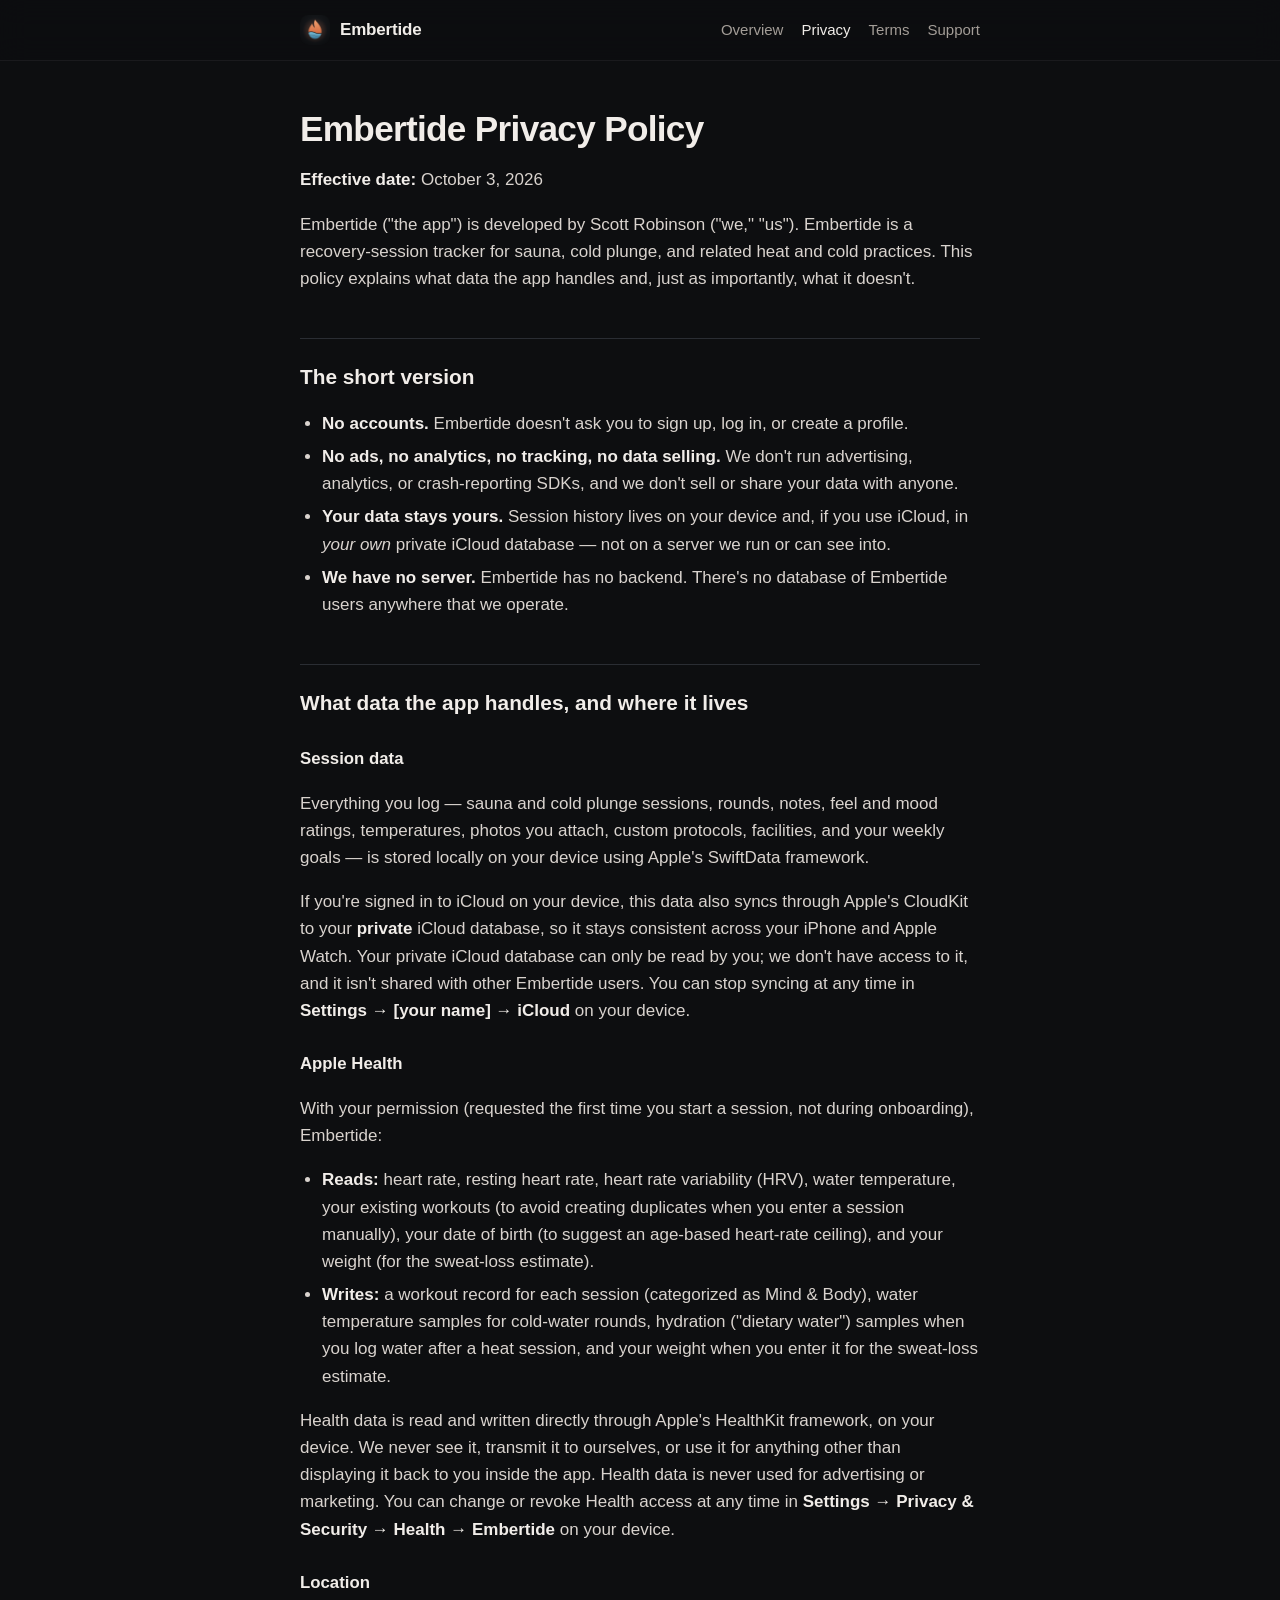
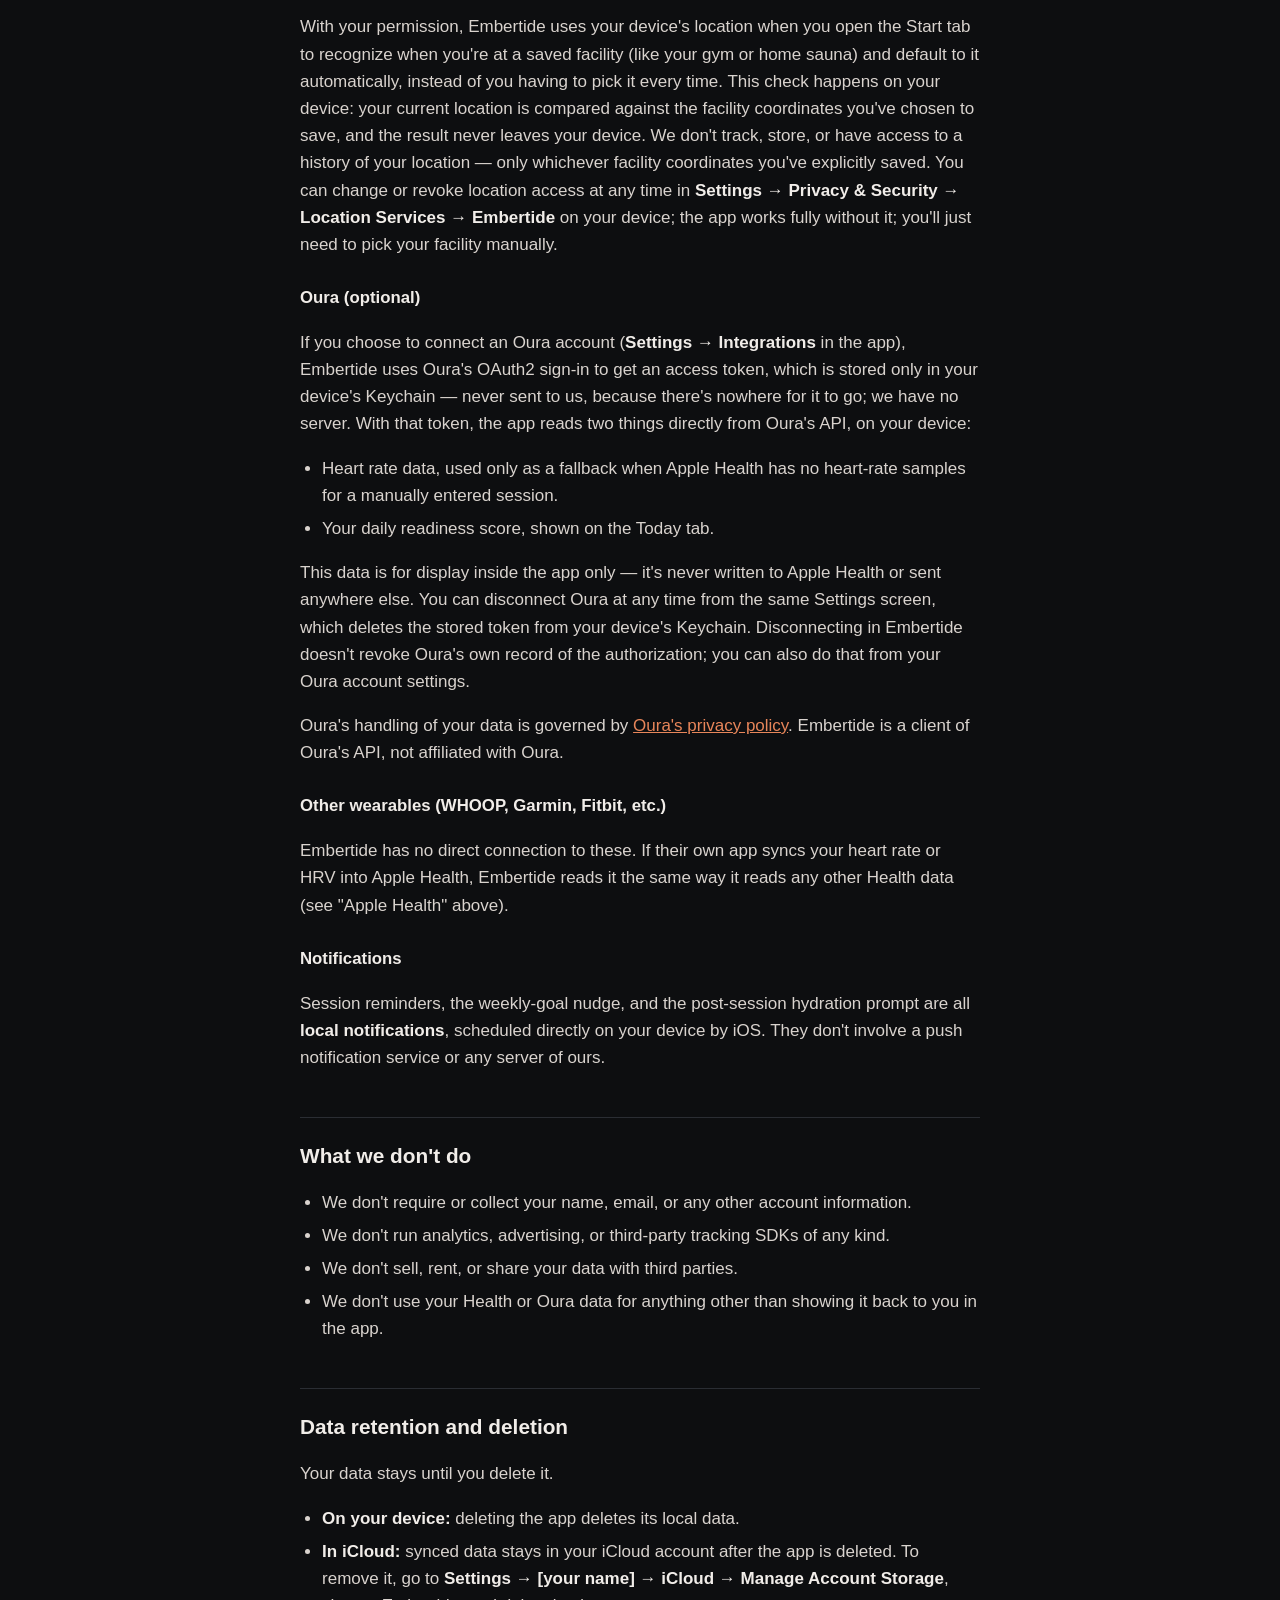
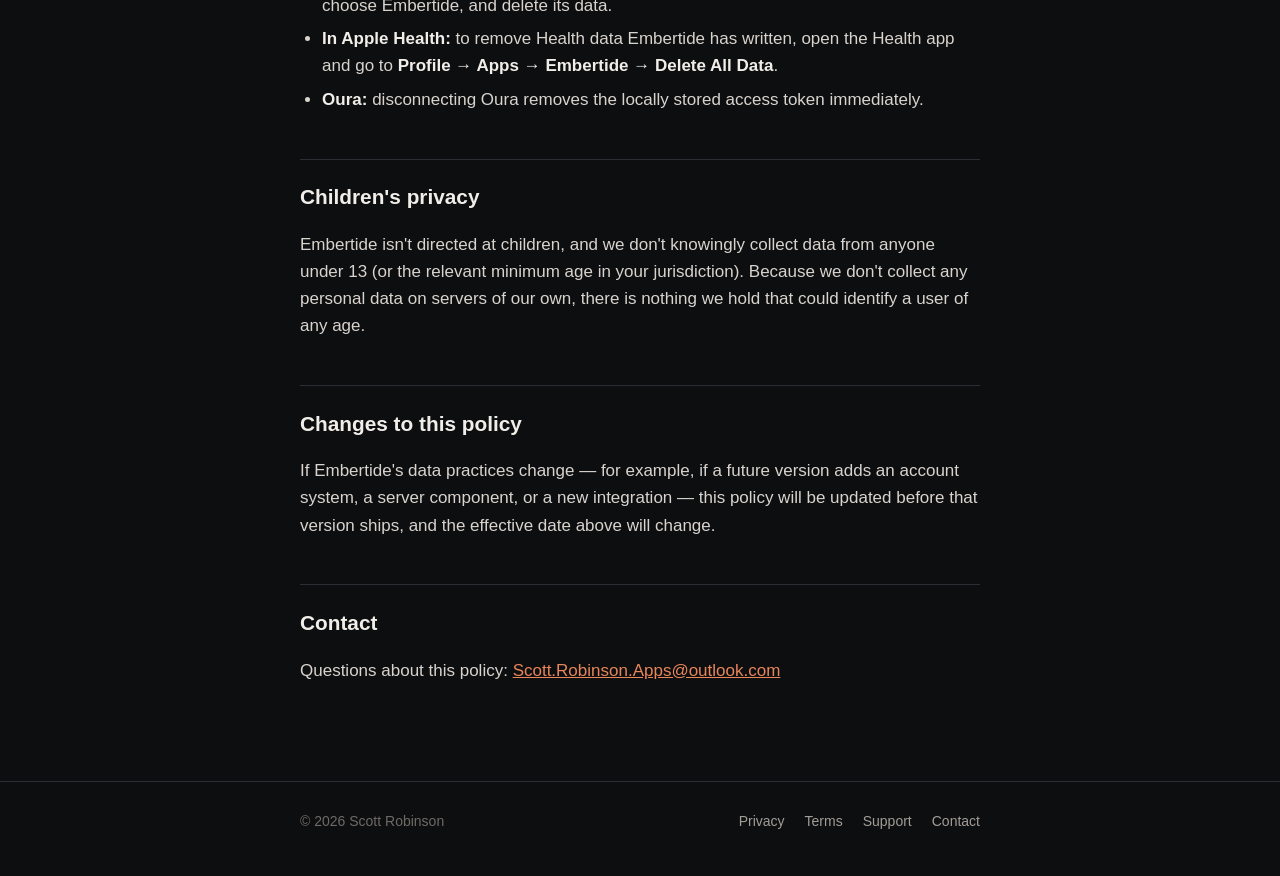
<file: embertide/privacy/index.html>
<!doctype html>
<html lang="en"><head><meta charset="utf-8"><meta name="viewport" content="width=device-width,initial-scale=1">
<title>Embertide Privacy Policy</title><meta name="description" content="How Embertide handles your data: no accounts, no tracking, no servers."><meta name="theme-color" content="#0d0e10">
<link rel="icon" href="../img/favicon-64.png" type="image/png"><link rel="apple-touch-icon" href="../img/apple-touch-icon.png">
<link rel="stylesheet" href="../../assets/style.css"></head>
<body><header class="site"><div class="wrap narrow"><a class="brand" href="../"><img src="../img/icon-256.png" alt="">Embertide</a><nav><a href="../">Overview</a><a href="../privacy/" aria-current=page>Privacy</a><a href="../terms/">Terms</a><a href="../support/">Support</a></nav></div></header>
<main class="doc"><div class="wrap narrow"><h1>Embertide Privacy Policy</h1>
<p><strong>Effective date:</strong> October 3, 2026</p>
<p>Embertide ("the app") is developed by Scott Robinson ("we," "us"). Embertide is a recovery-session tracker for sauna, cold plunge, and related heat and cold practices. This policy explains what data the app handles and, just as importantly, what it doesn't.</p>
<h2>The short version</h2>
<ul>
<li><strong>No accounts.</strong> Embertide doesn't ask you to sign up, log in, or create a profile.</li>
<li><strong>No ads, no analytics, no tracking, no data selling.</strong> We don't run advertising, analytics, or crash-reporting SDKs, and we don't sell or share your data with anyone.</li>
<li><strong>Your data stays yours.</strong> Session history lives on your device and, if you use iCloud, in <em>your own</em> private iCloud database — not on a server we run or can see into.</li>
<li><strong>We have no server.</strong> Embertide has no backend. There's no database of Embertide users anywhere that we operate.</li>
</ul>
<h2>What data the app handles, and where it lives</h2>
<h3>Session data</h3>
<p>Everything you log — sauna and cold plunge sessions, rounds, notes, feel and mood ratings, temperatures, photos you attach, custom protocols, facilities, and your weekly goals — is stored locally on your device using Apple's SwiftData framework.</p>
<p>If you're signed in to iCloud on your device, this data also syncs through Apple's CloudKit to your <strong>private</strong> iCloud database, so it stays consistent across your iPhone and Apple Watch. Your private iCloud database can only be read by you; we don't have access to it, and it isn't shared with other Embertide users. You can stop syncing at any time in <strong>Settings → [your name] → iCloud</strong> on your device.</p>
<h3>Apple Health</h3>
<p>With your permission (requested the first time you start a session, not during onboarding), Embertide:</p>
<ul>
<li><strong>Reads:</strong> heart rate, resting heart rate, heart rate variability (HRV), water temperature, your existing workouts (to avoid creating duplicates when you enter a session manually), your date of birth (to suggest an age-based heart-rate ceiling), and your weight (for the sweat-loss estimate).</li>
<li><strong>Writes:</strong> a workout record for each session (categorized as Mind &amp; Body), water temperature samples for cold-water rounds, hydration ("dietary water") samples when you log water after a heat session, and your weight when you enter it for the sweat-loss estimate.</li>
</ul>
<p>Health data is read and written directly through Apple's HealthKit framework, on your device. We never see it, transmit it to ourselves, or use it for anything other than displaying it back to you inside the app. Health data is never used for advertising or marketing. You can change or revoke Health access at any time in <strong>Settings → Privacy &amp; Security → Health → Embertide</strong> on your device.</p>
<h3>Location</h3>
<p>With your permission, Embertide uses your device's location when you open the Start tab to recognize when you're at a saved facility (like your gym or home sauna) and default to it automatically, instead of you having to pick it every time. This check happens on your device: your current location is compared against the facility coordinates you've chosen to save, and the result never leaves your device. We don't track, store, or have access to a history of your location — only whichever facility coordinates you've explicitly saved. You can change or revoke location access at any time in <strong>Settings → Privacy &amp; Security → Location Services → Embertide</strong> on your device; the app works fully without it; you'll just need to pick your facility manually.</p>
<h3>Oura (optional)</h3>
<p>If you choose to connect an Oura account (<strong>Settings → Integrations</strong> in the app), Embertide uses Oura's OAuth2 sign-in to get an access token, which is stored only in your device's Keychain — never sent to us, because there's nowhere for it to go; we have no server. With that token, the app reads two things directly from Oura's API, on your device:</p>
<ul>
<li>Heart rate data, used only as a fallback when Apple Health has no heart-rate samples for a manually entered session.</li>
<li>Your daily readiness score, shown on the Today tab.</li>
</ul>
<p>This data is for display inside the app only — it's never written to Apple Health or sent anywhere else. You can disconnect Oura at any time from the same Settings screen, which deletes the stored token from your device's Keychain. Disconnecting in Embertide doesn't revoke Oura's own record of the authorization; you can also do that from your Oura account settings.</p>
<p>Oura's handling of your data is governed by <a href="https://ouraring.com/privacy-policy">Oura's privacy policy</a>. Embertide is a client of Oura's API, not affiliated with Oura.</p>
<h3>Other wearables (WHOOP, Garmin, Fitbit, etc.)</h3>
<p>Embertide has no direct connection to these. If their own app syncs your heart rate or HRV into Apple Health, Embertide reads it the same way it reads any other Health data (see "Apple Health" above).</p>
<h3>Notifications</h3>
<p>Session reminders, the weekly-goal nudge, and the post-session hydration prompt are all <strong>local notifications</strong>, scheduled directly on your device by iOS. They don't involve a push notification service or any server of ours.</p>
<h2>What we don't do</h2>
<ul>
<li>We don't require or collect your name, email, or any other account information.</li>
<li>We don't run analytics, advertising, or third-party tracking SDKs of any kind.</li>
<li>We don't sell, rent, or share your data with third parties.</li>
<li>We don't use your Health or Oura data for anything other than showing it back to you in the app.</li>
</ul>
<h2>Data retention and deletion</h2>
<p>Your data stays until you delete it.</p>
<ul>
<li><strong>On your device:</strong> deleting the app deletes its local data.</li>
<li><strong>In iCloud:</strong> synced data stays in your iCloud account after the app is deleted. To remove it, go to <strong>Settings → [your name] → iCloud → Manage Account Storage</strong>, choose Embertide, and delete its data.</li>
<li><strong>In Apple Health:</strong> to remove Health data Embertide has written, open the Health app and go to <strong>Profile → Apps → Embertide → Delete All Data</strong>.</li>
<li><strong>Oura:</strong> disconnecting Oura removes the locally stored access token immediately.</li>
</ul>
<h2>Children's privacy</h2>
<p>Embertide isn't directed at children, and we don't knowingly collect data from anyone under 13 (or the relevant minimum age in your jurisdiction). Because we don't collect any personal data on servers of our own, there is nothing we hold that could identify a user of any age.</p>
<h2>Changes to this policy</h2>
<p>If Embertide's data practices change — for example, if a future version adds an account system, a server component, or a new integration — this policy will be updated before that version ships, and the effective date above will change.</p>
<h2>Contact</h2>
<p>Questions about this policy: <a href="mailto:Scott.Robinson.Apps@outlook.com">Scott.Robinson.Apps@outlook.com</a></p></div></main>
<footer class="site"><div class="wrap narrow"><span>© 2026 Scott Robinson</span><span class="links"><a href="../privacy/">Privacy</a><a href="../terms/">Terms</a><a href="../support/">Support</a><a href="mailto:Scott.Robinson.Apps@outlook.com">Contact</a></span></div></footer>
</body></html>
</file>
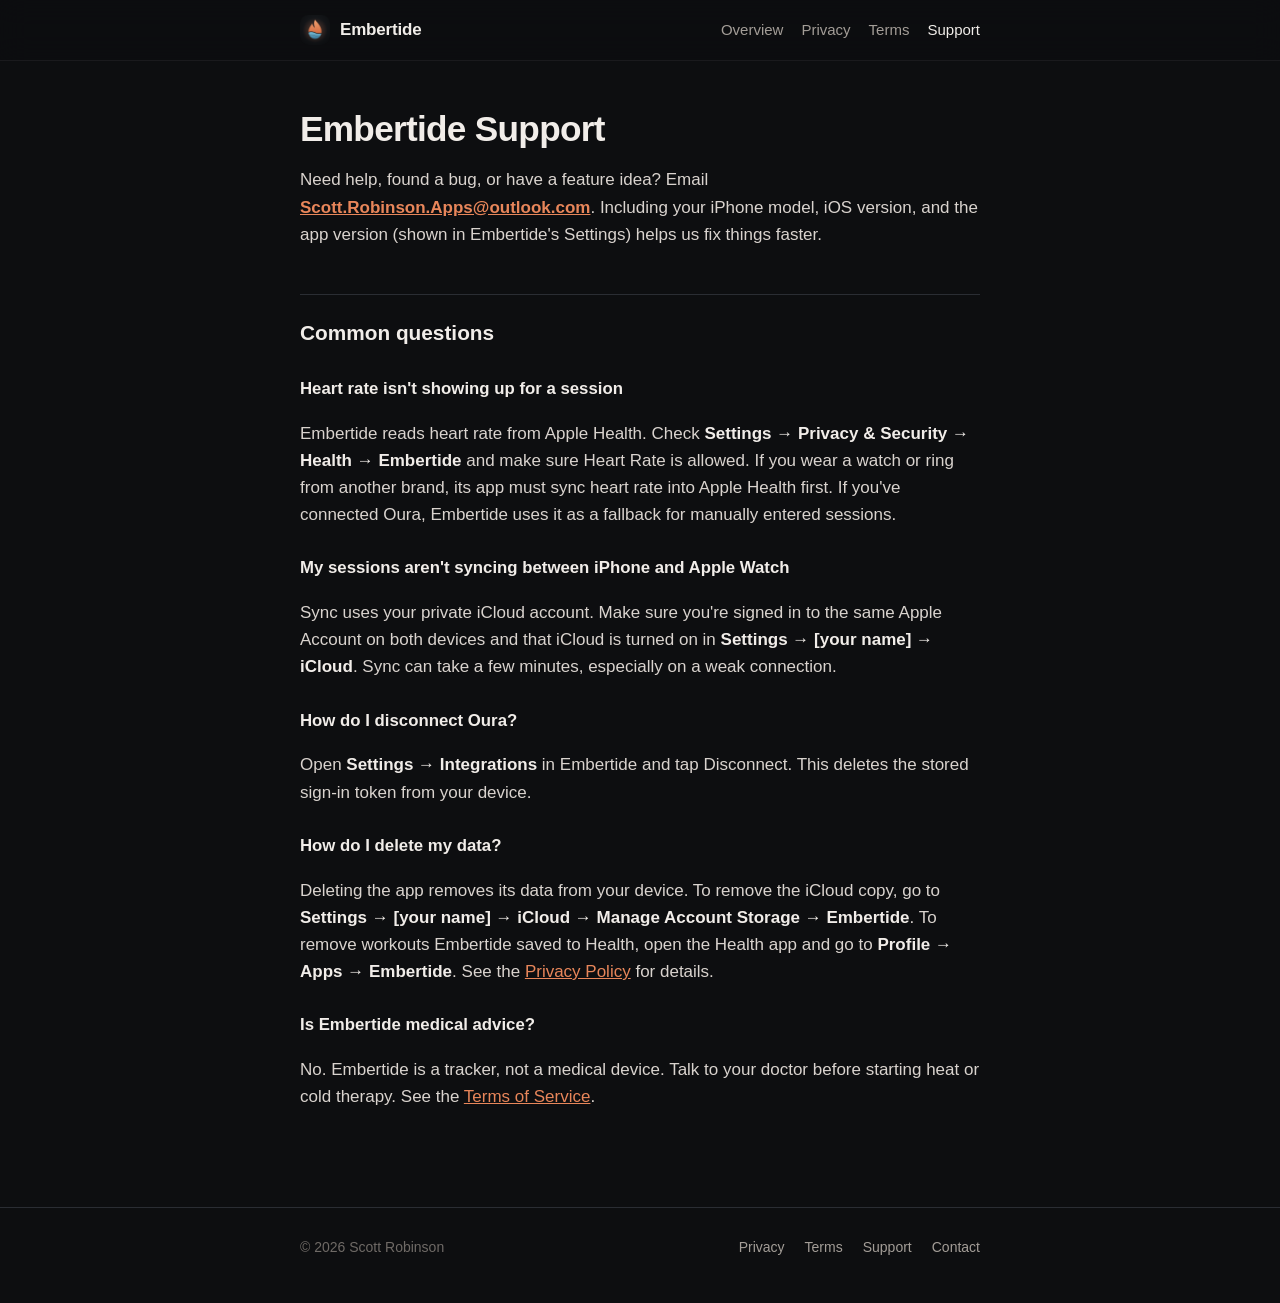
<file: embertide/support/index.html>
<!doctype html>
<html lang="en"><head><meta charset="utf-8"><meta name="viewport" content="width=device-width,initial-scale=1">
<title>Embertide Support</title><meta name="description" content="Get help with Embertide."><meta name="theme-color" content="#0d0e10">
<link rel="icon" href="../img/favicon-64.png" type="image/png"><link rel="apple-touch-icon" href="../img/apple-touch-icon.png">
<link rel="stylesheet" href="../../assets/style.css"></head>
<body><header class="site"><div class="wrap narrow"><a class="brand" href="../"><img src="../img/icon-256.png" alt="">Embertide</a><nav><a href="../">Overview</a><a href="../privacy/">Privacy</a><a href="../terms/">Terms</a><a href="../support/" aria-current=page>Support</a></nav></div></header>
<main class="doc"><div class="wrap narrow"><h1>Embertide Support</h1>
<p>Need help, found a bug, or have a feature idea? Email <strong><a href="mailto:Scott.Robinson.Apps@outlook.com?subject=Embertide%20Support">Scott.Robinson.Apps@outlook.com</a></strong>. Including your iPhone model, iOS version, and the app version (shown in Embertide's Settings) helps us fix things faster.</p>
<h2>Common questions</h2>
<h3>Heart rate isn't showing up for a session</h3>
<p>Embertide reads heart rate from Apple Health. Check <strong>Settings → Privacy &amp; Security → Health → Embertide</strong> and make sure Heart Rate is allowed. If you wear a watch or ring from another brand, its app must sync heart rate into Apple Health first. If you've connected Oura, Embertide uses it as a fallback for manually entered sessions.</p>
<h3>My sessions aren't syncing between iPhone and Apple Watch</h3>
<p>Sync uses your private iCloud account. Make sure you're signed in to the same Apple Account on both devices and that iCloud is turned on in <strong>Settings → [your name] → iCloud</strong>. Sync can take a few minutes, especially on a weak connection.</p>
<h3>How do I disconnect Oura?</h3>
<p>Open <strong>Settings → Integrations</strong> in Embertide and tap Disconnect. This deletes the stored sign-in token from your device.</p>
<h3>How do I delete my data?</h3>
<p>Deleting the app removes its data from your device. To remove the iCloud copy, go to <strong>Settings → [your name] → iCloud → Manage Account Storage → Embertide</strong>. To remove workouts Embertide saved to Health, open the Health app and go to <strong>Profile → Apps → Embertide</strong>. See the <a href="../privacy/">Privacy Policy</a> for details.</p>
<h3>Is Embertide medical advice?</h3>
<p>No. Embertide is a tracker, not a medical device. Talk to your doctor before starting heat or cold therapy. See the <a href="../terms/">Terms of Service</a>.</p></div></main>
<footer class="site"><div class="wrap narrow"><span>© 2026 Scott Robinson</span><span class="links"><a href="../privacy/">Privacy</a><a href="../terms/">Terms</a><a href="../support/">Support</a><a href="mailto:Scott.Robinson.Apps@outlook.com">Contact</a></span></div></footer>
</body></html>
</file>
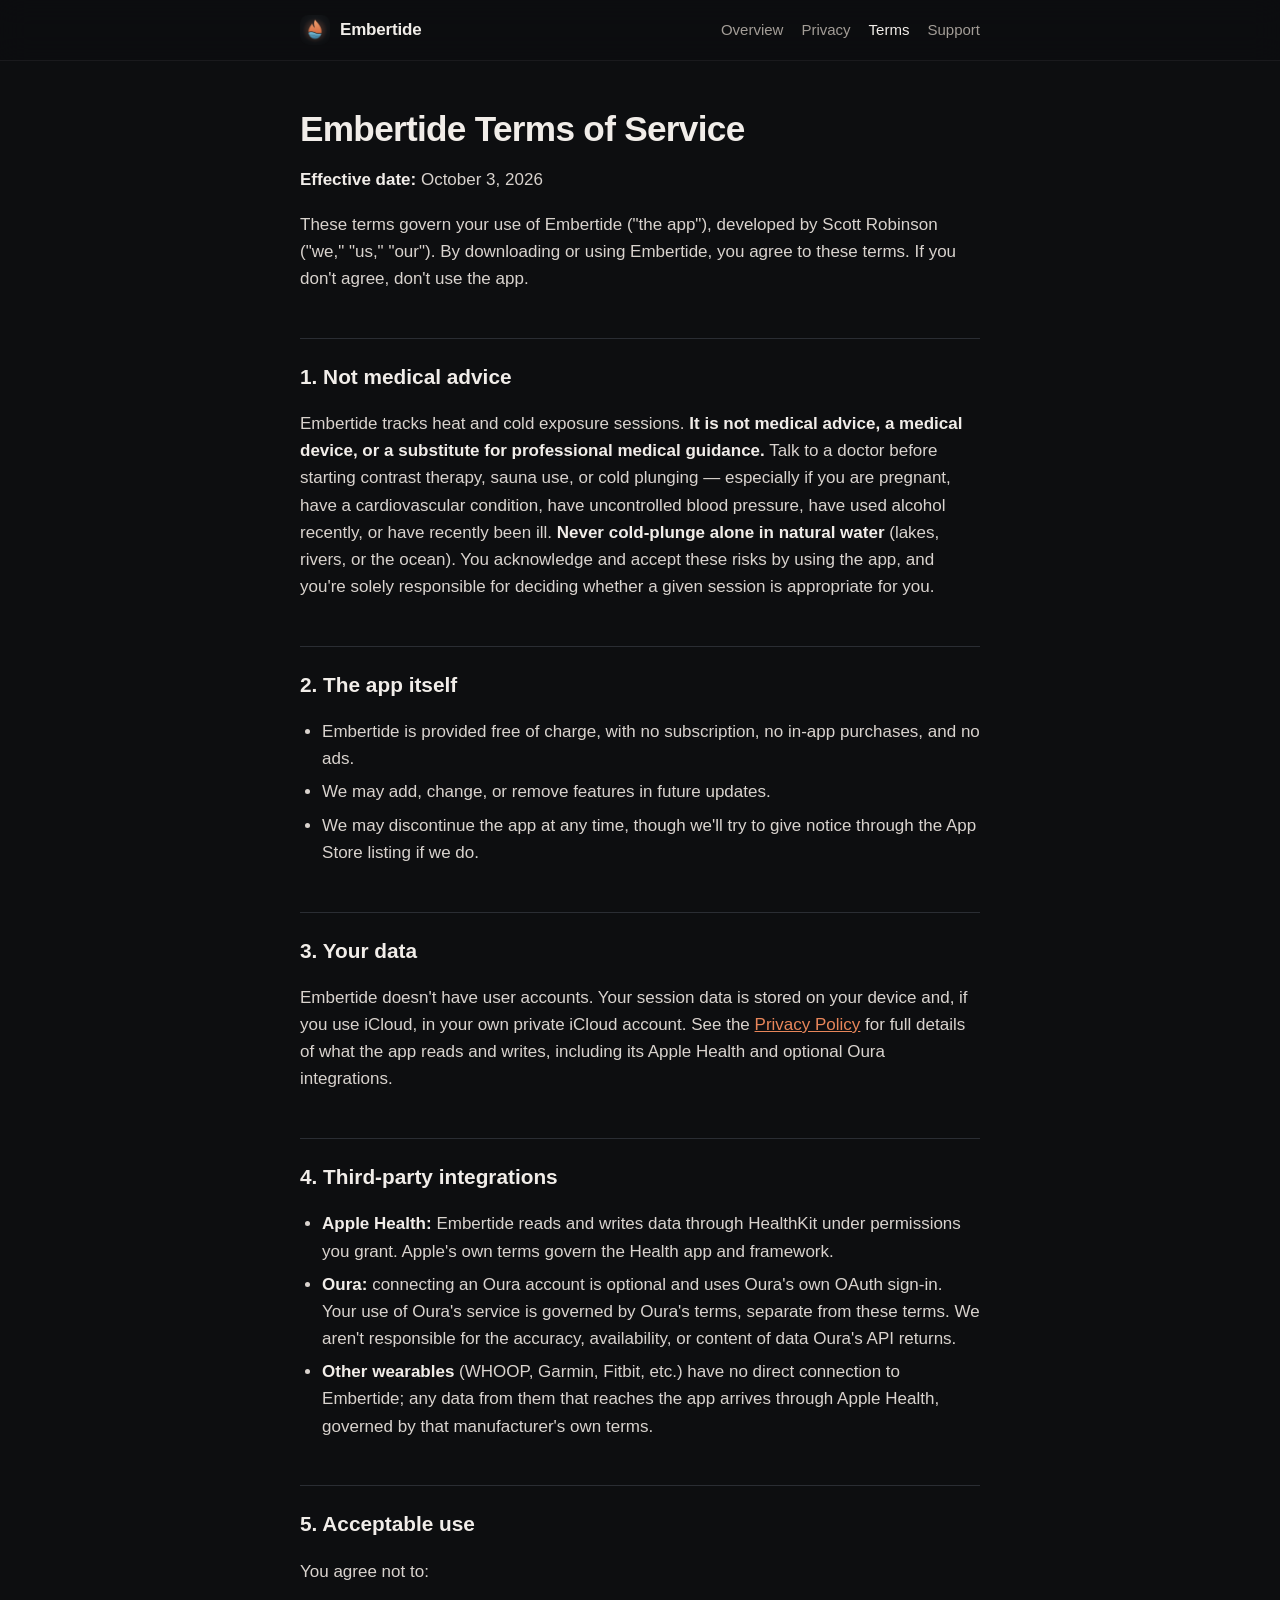
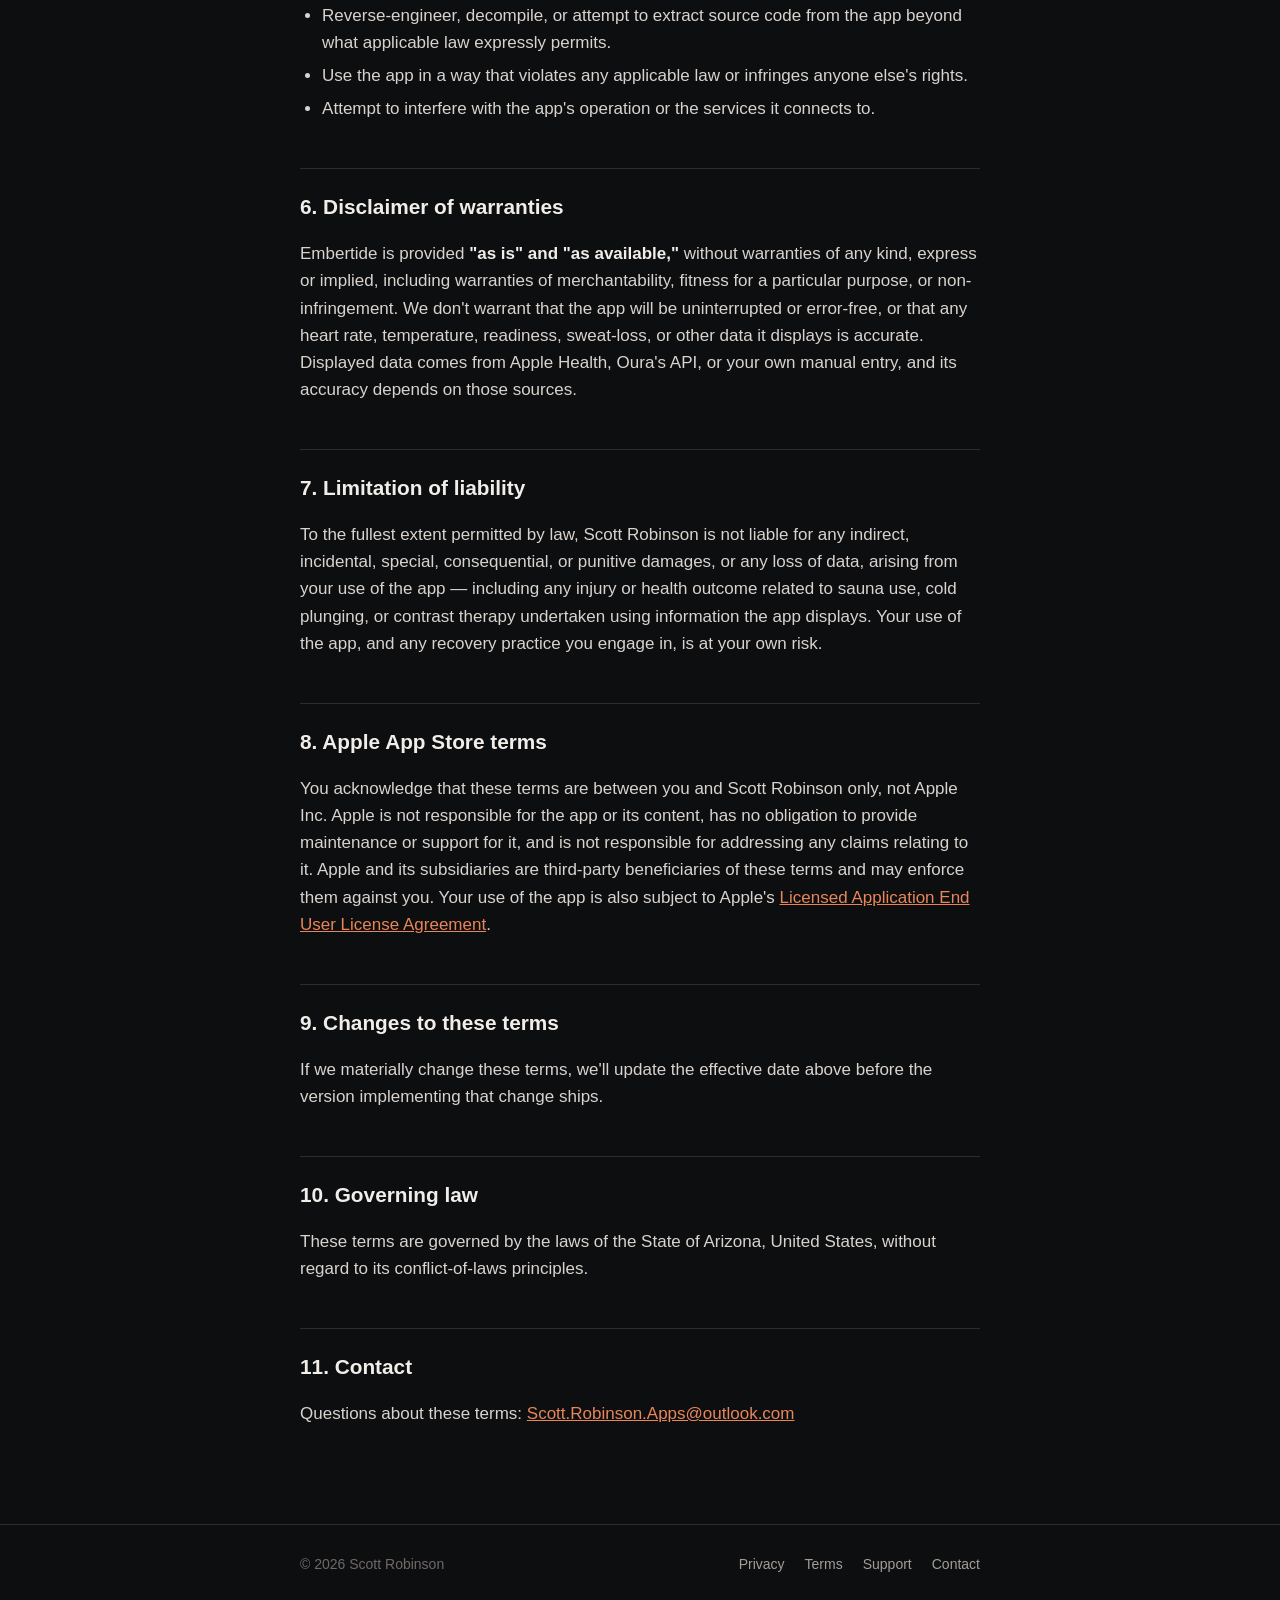
<file: embertide/terms/index.html>
<!doctype html>
<html lang="en"><head><meta charset="utf-8"><meta name="viewport" content="width=device-width,initial-scale=1">
<title>Embertide Terms of Service</title><meta name="description" content="Terms of Service for the Embertide app."><meta name="theme-color" content="#0d0e10">
<link rel="icon" href="../img/favicon-64.png" type="image/png"><link rel="apple-touch-icon" href="../img/apple-touch-icon.png">
<link rel="stylesheet" href="../../assets/style.css"></head>
<body><header class="site"><div class="wrap narrow"><a class="brand" href="../"><img src="../img/icon-256.png" alt="">Embertide</a><nav><a href="../">Overview</a><a href="../privacy/">Privacy</a><a href="../terms/" aria-current=page>Terms</a><a href="../support/">Support</a></nav></div></header>
<main class="doc"><div class="wrap narrow"><h1>Embertide Terms of Service</h1>
<p><strong>Effective date:</strong> October 3, 2026</p>
<p>These terms govern your use of Embertide ("the app"), developed by Scott Robinson ("we," "us," "our"). By downloading or using Embertide, you agree to these terms. If you don't agree, don't use the app.</p>
<h2>1. Not medical advice</h2>
<p>Embertide tracks heat and cold exposure sessions. <strong>It is not medical advice, a medical device, or a substitute for professional medical guidance.</strong> Talk to a doctor before starting contrast therapy, sauna use, or cold plunging — especially if you are pregnant, have a cardiovascular condition, have uncontrolled blood pressure, have used alcohol recently, or have recently been ill. <strong>Never cold-plunge alone in natural water</strong> (lakes, rivers, or the ocean). You acknowledge and accept these risks by using the app, and you're solely responsible for deciding whether a given session is appropriate for you.</p>
<h2>2. The app itself</h2>
<ul>
<li>Embertide is provided free of charge, with no subscription, no in-app purchases, and no ads.</li>
<li>We may add, change, or remove features in future updates.</li>
<li>We may discontinue the app at any time, though we'll try to give notice through the App Store listing if we do.</li>
</ul>
<h2>3. Your data</h2>
<p>Embertide doesn't have user accounts. Your session data is stored on your device and, if you use iCloud, in your own private iCloud account. See the <a href="../privacy/">Privacy Policy</a> for full details of what the app reads and writes, including its Apple Health and optional Oura integrations.</p>
<h2>4. Third-party integrations</h2>
<ul>
<li><strong>Apple Health:</strong> Embertide reads and writes data through HealthKit under permissions you grant. Apple's own terms govern the Health app and framework.</li>
<li><strong>Oura:</strong> connecting an Oura account is optional and uses Oura's own OAuth sign-in. Your use of Oura's service is governed by Oura's terms, separate from these terms. We aren't responsible for the accuracy, availability, or content of data Oura's API returns.</li>
<li><strong>Other wearables</strong> (WHOOP, Garmin, Fitbit, etc.) have no direct connection to Embertide; any data from them that reaches the app arrives through Apple Health, governed by that manufacturer's own terms.</li>
</ul>
<h2>5. Acceptable use</h2>
<p>You agree not to:</p>
<ul>
<li>Reverse-engineer, decompile, or attempt to extract source code from the app beyond what applicable law expressly permits.</li>
<li>Use the app in a way that violates any applicable law or infringes anyone else's rights.</li>
<li>Attempt to interfere with the app's operation or the services it connects to.</li>
</ul>
<h2>6. Disclaimer of warranties</h2>
<p>Embertide is provided <strong>"as is" and "as available,"</strong> without warranties of any kind, express or implied, including warranties of merchantability, fitness for a particular purpose, or non-infringement. We don't warrant that the app will be uninterrupted or error-free, or that any heart rate, temperature, readiness, sweat-loss, or other data it displays is accurate. Displayed data comes from Apple Health, Oura's API, or your own manual entry, and its accuracy depends on those sources.</p>
<h2>7. Limitation of liability</h2>
<p>To the fullest extent permitted by law, Scott Robinson is not liable for any indirect, incidental, special, consequential, or punitive damages, or any loss of data, arising from your use of the app — including any injury or health outcome related to sauna use, cold plunging, or contrast therapy undertaken using information the app displays. Your use of the app, and any recovery practice you engage in, is at your own risk.</p>
<h2>8. Apple App Store terms</h2>
<p>You acknowledge that these terms are between you and Scott Robinson only, not Apple Inc. Apple is not responsible for the app or its content, has no obligation to provide maintenance or support for it, and is not responsible for addressing any claims relating to it. Apple and its subsidiaries are third-party beneficiaries of these terms and may enforce them against you. Your use of the app is also subject to Apple's <a href="https://www.apple.com/legal/internet-services/itunes/dev/stdeula/">Licensed Application End User License Agreement</a>.</p>
<h2>9. Changes to these terms</h2>
<p>If we materially change these terms, we'll update the effective date above before the version implementing that change ships.</p>
<h2>10. Governing law</h2>
<p>These terms are governed by the laws of the State of Arizona, United States, without regard to its conflict-of-laws principles.</p>
<h2>11. Contact</h2>
<p>Questions about these terms: <a href="mailto:Scott.Robinson.Apps@outlook.com">Scott.Robinson.Apps@outlook.com</a></p></div></main>
<footer class="site"><div class="wrap narrow"><span>© 2026 Scott Robinson</span><span class="links"><a href="../privacy/">Privacy</a><a href="../terms/">Terms</a><a href="../support/">Support</a><a href="mailto:Scott.Robinson.Apps@outlook.com">Contact</a></span></div></footer>
</body></html>
</file>
<file: assets/style.css>
/* Shared styles: marketing + legal pages. Dark theme to match the app. */
:root{
  --bg:#0d0e10; --bg-2:#131518; --surface:#17191d; --surface-2:#1e2126;
  --line:#2a2d33; --text:#f1ede9; --muted:#a39d97; --faint:#6f6a66;
  --ember:#e8865a; --ember-deep:#dd7b4f; --ice:#6fb2d0; --ice-deep:#3f86a8;
  --radius:18px; color-scheme:dark;
}
*{box-sizing:border-box}
html{-webkit-text-size-adjust:100%;scroll-behavior:smooth}
@media (prefers-reduced-motion:reduce){html{scroll-behavior:auto}*{animation:none!important;transition:none!important}}
body{margin:0;background:var(--bg);color:var(--text);font:17px/1.6 -apple-system,BlinkMacSystemFont,"SF Pro Text","Segoe UI",Roboto,Helvetica,Arial,sans-serif;-webkit-font-smoothing:antialiased}
img{max-width:100%;height:auto;display:block}
a{color:var(--ember)}a:hover{text-decoration-thickness:2px}
.wrap{max-width:1120px;margin:0 auto;padding:0 20px}
.narrow{max-width:720px}

/* Header */
header.site{position:sticky;top:0;z-index:10;background:rgba(13,14,16,.78);backdrop-filter:saturate(1.4) blur(14px);-webkit-backdrop-filter:saturate(1.4) blur(14px);border-bottom:1px solid rgba(255,255,255,.06)}
header.site .wrap{display:flex;align-items:center;justify-content:space-between;gap:12px;min-height:60px;flex-wrap:wrap}
.brand{display:flex;align-items:center;gap:10px;font-weight:700;color:var(--text);text-decoration:none;letter-spacing:-.01em}
.brand img{width:30px;height:30px;border-radius:8px}
nav{display:flex;flex-wrap:wrap;gap:4px 18px}
nav a{color:var(--muted);text-decoration:none;font-size:15px}
nav a:hover,nav a[aria-current]{color:var(--text)}

/* Buttons */
.btn{display:inline-flex;align-items:center;gap:10px;padding:13px 22px;border-radius:999px;font-weight:600;font-size:16px;text-decoration:none;border:1px solid transparent;line-height:1.2}
.btn-primary{background:var(--text);color:#111}
.btn-primary:hover{background:#fff}
.btn-primary svg{width:20px;height:20px}
.btn-ghost{color:var(--text);border-color:var(--line)}
.btn-ghost:hover{border-color:var(--muted)}
.btn small{display:block;font-weight:500;font-size:11px;opacity:.7;letter-spacing:.02em;text-transform:uppercase}
.fineprint{color:var(--faint);font-size:14px;margin-top:14px}

/* Hero */
.hero{position:relative;overflow:hidden;padding:72px 0 40px}
.hero::before{content:"";position:absolute;inset:-20% -10% auto -10%;height:120%;background:
  radial-gradient(40% 50% at 70% 35%,rgba(232,134,90,.22),transparent 70%),
  radial-gradient(35% 45% at 88% 70%,rgba(111,178,208,.20),transparent 70%);pointer-events:none}
.hero .wrap{position:relative;display:grid;grid-template-columns:1.05fr 1fr;gap:48px;align-items:center}
.hero-icon{width:84px;height:84px;border-radius:20px;box-shadow:0 12px 40px rgba(232,134,90,.25);margin-bottom:24px}
.eyebrow{font-size:13px;font-weight:600;letter-spacing:.12em;text-transform:uppercase;color:var(--muted);margin:0 0 12px}
.hero h1{font-size:clamp(2.6rem,6vw,4.4rem);line-height:1.02;letter-spacing:-.035em;margin:0 0 20px;font-weight:800}
.grad{background:linear-gradient(90deg,var(--ember) 0%,#e9a978 45%,var(--ice) 100%);-webkit-background-clip:text;background-clip:text;color:transparent}
.hero .lede{font-size:1.2rem;color:var(--muted);max-width:32em;margin:0 0 28px}
.cta-row{display:flex;flex-wrap:wrap;gap:12px;align-items:center}
.phones{position:relative;height:690px}
.phone{position:absolute;width:280px;border-radius:44px;padding:10px;background:#050506;box-shadow:0 0 0 1px #2c2f35,0 30px 80px rgba(0,0,0,.6)}
.phone img{border-radius:34px;width:100%}
.phone.back{right:0;top:60px;transform:rotate(5deg);opacity:.92}
.phone.front{left:6%;top:0;transform:rotate(-3deg)}

/* Sections */
section{padding:88px 0}
.section-head{max-width:640px;margin:0 0 40px}
.section-head h2{font-size:clamp(1.9rem,4vw,2.8rem);line-height:1.1;letter-spacing:-.025em;margin:0 0 12px}
.section-head p{color:var(--muted);font-size:1.1rem;margin:0}
.center{text-align:center;margin-left:auto;margin-right:auto}

/* Round strip */
.rounds{display:flex;gap:6px;margin:0 0 40px;height:14px;border-radius:999px;overflow:hidden;max-width:560px}
.rounds span{border-radius:999px}
.r-heat{background:linear-gradient(90deg,var(--ember-deep),var(--ember))}
.r-cold{background:linear-gradient(90deg,var(--ice-deep),var(--ice))}
.r-rest{background:var(--surface-2)}

/* Gallery */
.gallery{display:grid;grid-auto-flow:column;grid-auto-columns:250px;gap:24px;overflow-x:auto;scroll-snap-type:x mandatory;padding:4px 20px 16px;margin:0 -20px;scrollbar-width:thin;scrollbar-color:var(--line) transparent}
.shot{scroll-snap-align:start}
.swipe-hint{color:var(--faint);font-size:14px;margin:8px 0 0}
.shot{margin:0}
.shot .frame{border-radius:36px;padding:8px;background:#050506;box-shadow:0 0 0 1px #2c2f35,0 20px 50px rgba(0,0,0,.45)}
.shot img{border-radius:28px;width:100%;aspect-ratio:440/956;object-fit:cover}
.shot figcaption{margin-top:16px}
.shot strong{display:block;font-size:1.02rem}
.shot span{color:var(--muted);font-size:.93rem}

/* Watch band */
.band{background:linear-gradient(180deg,var(--bg-2),var(--bg));border-top:1px solid var(--line);border-bottom:1px solid var(--line)}
.device-label{display:flex;align-items:center;gap:10px;font-size:1.05rem;font-weight:600;letter-spacing:.02em;color:var(--muted);margin:8px 0 20px}
.device-label svg{color:var(--ember)}
.watch-label{margin-top:56px}
.watch-label svg{color:var(--ice)}
.watch-shots{display:flex;gap:32px;flex-wrap:wrap}
.watch-shot{margin:0;text-align:center}
.watch-frame{width:200px;border-radius:50px;padding:10px;background:#050506;box-shadow:0 0 0 1px #2c2f35,0 20px 50px rgba(0,0,0,.45)}
.watch-frame img{border-radius:40px;width:100%}
.watch-shot figcaption{margin-top:14px;color:var(--muted);font-size:.95rem}
.controls{display:grid;grid-template-columns:repeat(3,1fr);gap:16px}
.control{padding:24px;border-radius:var(--radius);background:var(--surface);border:1px solid var(--line)}
.control .ic{width:44px;height:44px;border-radius:12px;display:grid;place-items:center;background:rgba(111,178,208,.12);color:var(--ice);margin-bottom:16px}
.control h3{margin:0 0 6px;font-size:1.1rem}
.control p{margin:0;color:var(--muted);font-size:.97rem}
.control .req{display:inline-block;margin-top:10px;font-size:12px;color:var(--faint)}

/* Features */
.features{display:grid;grid-template-columns:repeat(3,1fr);gap:16px}
.feature{padding:26px;border-radius:var(--radius);background:var(--surface);border:1px solid var(--line)}
.feature .ic{width:40px;height:40px;border-radius:11px;display:grid;place-items:center;margin-bottom:16px}
.ic.e{background:rgba(232,134,90,.13);color:var(--ember)}
.ic.i{background:rgba(111,178,208,.13);color:var(--ice)}
.feature h3{margin:0 0 6px;font-size:1.08rem}
.feature p{margin:0;color:var(--muted);font-size:.96rem}
svg.i24{width:22px;height:22px;fill:none;stroke:currentColor;stroke-width:1.8;stroke-linecap:round;stroke-linejoin:round}

/* Modalities */
.modes{display:grid;grid-template-columns:1fr 1fr;gap:16px}
.mode{padding:28px;border-radius:var(--radius);border:1px solid var(--line)}
.mode.heat{background:linear-gradient(160deg,rgba(232,134,90,.14),var(--surface) 60%)}
.mode.cold{background:linear-gradient(160deg,rgba(111,178,208,.14),var(--surface) 60%)}
.mode h3{margin:0 0 16px;font-size:1.2rem;display:flex;align-items:center;gap:10px}
.chips{display:flex;flex-wrap:wrap;gap:8px;list-style:none;margin:0;padding:0}
.chips li{padding:7px 13px;border-radius:999px;background:rgba(255,255,255,.05);border:1px solid rgba(255,255,255,.08);font-size:.93rem;margin:0}
.rest-note{color:var(--muted);font-size:.95rem;margin-top:16px}

/* Goal stat */
.stats{display:grid;grid-template-columns:repeat(3,1fr);gap:16px;margin-top:8px}
.stat{padding:26px;border-radius:var(--radius);background:var(--surface);border:1px solid var(--line)}
.stat b{display:block;font-size:2.6rem;letter-spacing:-.03em;line-height:1}
.stat b.e{color:var(--ember)}.stat b.i{color:var(--ice)}
.stat span{color:var(--muted);font-size:.95rem}

/* Privacy */
.privacy-card{padding:48px;border-radius:28px;background:var(--surface);border:1px solid var(--line);display:grid;grid-template-columns:1.1fr 1fr;gap:40px;align-items:center}
.privacy-card h2{font-size:clamp(1.8rem,3.6vw,2.5rem);line-height:1.1;letter-spacing:-.02em;margin:0 0 12px}
.privacy-card p{color:var(--muted);margin:0 0 16px}
.nos{list-style:none;margin:0;padding:0;display:grid;grid-template-columns:1fr 1fr;gap:12px}
.nos li{padding:16px;border-radius:14px;background:var(--surface-2);font-weight:600;display:flex;gap:10px;align-items:center;margin:0}
.nos li::before{content:"";width:8px;height:8px;border-radius:50%;background:var(--ember);flex:none}
.nos li:nth-child(even)::before{background:var(--ice)}

/* Final CTA */
.final{text-align:center;padding:96px 0 104px}
.final img{width:96px;height:96px;border-radius:22px;margin:0 auto 24px;box-shadow:0 12px 40px rgba(232,134,90,.25)}
.final h2{font-size:clamp(2rem,4.5vw,3rem);letter-spacing:-.03em;margin:0 0 12px}
.final p{color:var(--muted);margin:0 0 28px}
.final .cta-row{justify-content:center}
.final .disclaimer{color:var(--faint);font-size:13px;max-width:640px;margin:40px auto 0}

/* Legal / text pages */
main.doc{padding:48px 0 80px}
.doc h1{font-size:2.2rem;line-height:1.15;letter-spacing:-.02em;margin:0 0 .4em}
.doc h2{font-size:1.3rem;margin:2.2em 0 .5em;padding-top:1em;border-top:1px solid var(--line)}
.doc h3{font-size:1.05rem;margin:1.6em 0 .3em}
.doc p,.doc li{color:#d9d3ce}
.doc ul{padding-left:1.3em}.doc li{margin:.35em 0}
.doc strong{color:var(--text)}
.cards{display:grid;gap:14px;margin:28px 0}
.card{display:flex;gap:16px;align-items:center;padding:18px 20px;border:1px solid var(--line);border-radius:16px;background:var(--surface);text-decoration:none;color:var(--text)}
.card:hover{border-color:var(--ember)}
.card img{width:56px;height:56px;border-radius:13px}
.card strong{display:block;font-size:1.05rem}.card span{color:var(--muted);font-size:.95rem}

/* Footer */
footer.site{border-top:1px solid var(--line);color:var(--faint);font-size:14px;padding:28px 0 44px}
footer.site .wrap{display:flex;flex-wrap:wrap;gap:12px 24px;justify-content:space-between}
footer.site a{color:var(--muted);text-decoration:none}footer.site a:hover{color:var(--text)}
footer.site .links{display:flex;flex-wrap:wrap;gap:8px 20px}

/* Responsive */
@media (max-width:960px){
  .hero .wrap{grid-template-columns:1fr;gap:24px}
  .phones{height:560px;max-width:460px;margin:0 auto;width:100%}
  .phone{width:230px}
  .features{grid-template-columns:1fr 1fr}
  .gallery{grid-auto-columns:230px}
  .privacy-card{grid-template-columns:1fr;padding:32px}
}
@media (max-width:640px){
  .hero{padding:40px 0 16px}
  section{padding:64px 0}
  .phones{height:470px}
  .phone{width:190px;border-radius:34px;padding:7px}.phone img{border-radius:28px}
  .phone.front{left:0}
  .features,.controls,.modes,.stats{grid-template-columns:1fr}
  .gallery{grid-auto-columns:70%}
  .watch-shots{gap:14px;flex-wrap:nowrap}
  .watch-frame{width:104px;border-radius:28px;padding:6px}.watch-frame img{border-radius:23px}
  .watch-shot figcaption{font-size:.8rem}
  .nos{grid-template-columns:1fr}
  nav{gap:4px 14px}
}
</file>
<file: dueanddone/dd.css>
/* Due and Done site: "Workbench" palette from the app (docs/DESIGN.md §2). System fonts only: no third-party requests. */
:root{
  --bg:#F3F0E8; --surface:#FFFDF8; --sunk:#EAE6DC; --tile:#E6E1D4; --line:#DDD7C9; --line-soft:#EAE6DC;
  --ink:#1C2320; --ink-2:#4B534E; --ink-3:#646B66;
  --accent:#2D5A4A; --accent-tint:#E8EFEA; --on-accent:#FFFDF8;
  --overdue:#B3470E; --overdue-text:#9A3C0B; --overdue-tint:#FBF3EC;
  --soon:#2B5797; --soon-text:#1F4478; --soon-tint:#E2EAF5;
  --plum:#6B4A8A; --ochre:#9A5B12;
  --r-card:14px; --r-hero:18px; --r-btn:10px;
  color-scheme:light;
}
@media (prefers-color-scheme:dark){:root:not([data-theme=light]){
  --bg:#141917; --surface:#1B211E; --sunk:#222925; --tile:#26302B; --line:#2E3833; --line-soft:#252D29;
  --ink:#ECE8DF; --ink-2:#B6BCB6; --ink-3:#8E958F;
  --accent:#6FB394; --accent-tint:#1F2E27; --on-accent:#0F1412;
  --overdue:#E07A43; --overdue-text:#F0945F; --overdue-tint:#2B1D15;
  --soon:#7FA5DD; --soon-text:#9DBBE6; --soon-tint:#1B2433;
  --plum:#B497D2; --ochre:#D79B4E; color-scheme:dark;
}}
*{box-sizing:border-box}
html{-webkit-text-size-adjust:100%;scroll-behavior:smooth}
@media (prefers-reduced-motion:reduce){html{scroll-behavior:auto}}
body{margin:0;background:var(--bg);color:var(--ink);font:17px/1.6 -apple-system,BlinkMacSystemFont,"SF Pro Text","Segoe UI",Roboto,Helvetica,Arial,sans-serif;-webkit-font-smoothing:antialiased}
img{max-width:100%;height:auto;display:block}
a{color:var(--accent);text-underline-offset:2px}a:hover{text-decoration-thickness:2px}
.wrap{max-width:1120px;margin:0 auto;padding:0 20px}
.narrow{max-width:720px}
.display{font-family:ui-rounded,"SF Pro Rounded",-apple-system,BlinkMacSystemFont,"Segoe UI",Roboto,sans-serif}

/* Header / footer */
header.site{position:sticky;top:0;z-index:10;background:color-mix(in srgb,var(--bg) 85%,transparent);backdrop-filter:saturate(1.3) blur(12px);-webkit-backdrop-filter:saturate(1.3) blur(12px);border-bottom:1px solid var(--line)}
header.site .wrap{display:flex;align-items:center;justify-content:space-between;gap:12px;min-height:60px;flex-wrap:wrap}
.brand{display:flex;align-items:center;gap:10px;font-weight:700;color:var(--ink);text-decoration:none;letter-spacing:-.01em}
.brand img{width:30px;height:30px;border-radius:8px}
nav{display:flex;flex-wrap:wrap;gap:4px 18px}
nav a{color:var(--ink-2);text-decoration:none;font-size:15px}
nav a:hover,nav a[aria-current]{color:var(--ink)}
nav a[aria-current]{font-weight:600}
footer.site{border-top:1px solid var(--line);padding:28px 0 40px;color:var(--ink-3);font-size:14px}
footer.site .wrap{display:flex;justify-content:space-between;gap:12px;flex-wrap:wrap}
footer.site .links{display:flex;gap:16px;flex-wrap:wrap}
footer.site a{color:var(--ink-2)}

/* Legal / doc pages */
main.doc{padding:40px 0 64px}
.doc h1{font-size:clamp(2rem,5vw,2.6rem);line-height:1.1;letter-spacing:-.02em;margin:0 0 10px}
.doc h2{font-size:1.35rem;letter-spacing:-.01em;margin:40px 0 10px}
.doc h3{font-size:1.08rem;margin:26px 0 6px}
.doc p,.doc li{color:var(--ink)}
.doc .meta{color:var(--ink-3);margin:0 0 24px}
.doc ul{padding-left:22px}
.doc li{margin:6px 0}
.summary{background:var(--surface);border:1px solid var(--line);border-radius:var(--r-card);padding:6px 22px 10px;margin:24px 0}
.doc table{width:100%;border-collapse:collapse;font-size:15px;margin:12px 0 4px;display:block;overflow-x:auto}
.doc th,.doc td{text-align:left;padding:10px 12px;border-bottom:1px solid var(--line-soft);vertical-align:top}
.doc th{font-size:12px;letter-spacing:.07em;text-transform:uppercase;color:var(--ink-2)}
details.faq{background:var(--surface);border:1px solid var(--line);border-radius:var(--r-card);padding:0 20px;margin:10px 0}
details.faq summary{cursor:pointer;font-weight:600;padding:16px 0;list-style:none;display:flex;justify-content:space-between;gap:12px}
details.faq summary::-webkit-details-marker{display:none}
details.faq summary::after{content:"+";color:var(--ink-3);font-weight:400;font-size:1.3em;line-height:1}
details.faq[open] summary::after{content:"–"}
details.faq > :not(summary){margin-top:0}
details.faq[open]{padding-bottom:8px}
.contact-card{display:flex;gap:16px;align-items:center;flex-wrap:wrap;background:var(--accent-tint);border-radius:var(--r-card);padding:20px 22px;margin:22px 0}
.contact-card p{margin:0;flex:1 1 300px}

/* Buttons */
.btn{display:inline-flex;align-items:center;gap:10px;padding:13px 20px;border-radius:var(--r-btn);font-weight:600;font-size:16px;text-decoration:none;border:1px solid var(--line);color:var(--ink);background:var(--surface);line-height:1.2}
.btn:hover{border-color:var(--ink-3)}
.btn-primary{background:var(--ink);color:var(--surface);border-color:var(--ink)}
.btn-primary:hover{background:var(--accent);border-color:var(--accent)}
.btn svg{width:20px;height:20px}
.fineprint{color:var(--ink-3);font-size:14px;margin-top:12px}

/* Marketing */
.hero{padding:64px 0 48px;overflow:hidden}
.hero .wrap{display:grid;grid-template-columns:1.1fr .9fr;gap:48px;align-items:center}
.hero-icon{width:76px;height:76px;border-radius:18px;margin-bottom:22px;box-shadow:0 10px 30px rgba(45,90,74,.25)}
.eyebrow{font-size:13px;font-weight:600;letter-spacing:.12em;text-transform:uppercase;color:var(--ink-2);margin:0 0 12px}
.hero h1{font-size:clamp(2.5rem,6vw,4.1rem);line-height:1.02;letter-spacing:-.035em;margin:0 0 20px;font-weight:800}
.hero h1 em{font-style:normal;color:var(--accent)}
.lede{font-size:1.2rem;color:var(--ink-2);max-width:32em;margin:0 0 28px}
.cta-row{display:flex;flex-wrap:wrap;gap:12px;align-items:center}
.hero-phone{justify-self:center;width:min(320px,80vw);border-radius:46px;padding:10px;background:#0f1412;box-shadow:0 0 0 1px var(--line),0 30px 70px rgba(28,35,32,.25);transform:rotate(2deg)}
.hero-phone img{border-radius:37px}

section{padding:72px 0}
section.alt{background:var(--surface);border-top:1px solid var(--line);border-bottom:1px solid var(--line)}
.section-head{max-width:640px;margin:0 0 36px}
.section-head h2{font-size:clamp(1.8rem,4vw,2.6rem);line-height:1.1;letter-spacing:-.025em;margin:0 0 12px}
.section-head p{color:var(--ink-2);font-size:1.1rem;margin:0}

/* Schedule chips: mirrors the app's preset row */
.pills{display:flex;flex-wrap:wrap;gap:10px;list-style:none;padding:0;margin:0}
.pills li{padding:9px 15px;border-radius:999px;background:var(--surface);border:1px solid var(--line);font-size:.97rem}
.pills li.on{background:var(--ink);color:var(--surface);border-color:var(--ink)}

.summary-demo{margin-top:28px;max-width:560px;background:var(--surface);border:1px solid var(--line);border-left:4px solid var(--accent);border-radius:var(--r-card);padding:18px 22px}
.summary-demo b{display:block;font-size:1.15rem;margin-bottom:6px}
.summary-demo span{color:var(--ink-2)}
.est{border:1.2px dashed var(--ink-3);border-radius:5px;padding:0 5px}

.features{display:grid;grid-template-columns:repeat(3,1fr);gap:16px}
.feature{padding:24px;border-radius:var(--r-card);background:var(--bg);border:1px solid var(--line)}
section:not(.alt) .feature{background:var(--surface)}
.feature .ic{width:42px;height:42px;border-radius:10px;display:grid;place-items:center;background:var(--accent-tint);color:var(--accent);margin-bottom:14px}
.feature .ic.o{background:var(--overdue-tint);color:var(--overdue)}
.feature .ic.s{background:var(--soon-tint);color:var(--soon)}
.feature h3{margin:0 0 6px;font-size:1.08rem}
.feature p{margin:0;color:var(--ink-2);font-size:.96rem}
svg.i24{width:22px;height:22px;fill:none;stroke:currentColor;stroke-width:1.8;stroke-linecap:round;stroke-linejoin:round}

.gallery{display:grid;grid-auto-flow:column;grid-auto-columns:240px;gap:22px;overflow-x:auto;scroll-snap-type:x mandatory;padding:4px 20px 18px;margin:0 -20px;scrollbar-width:thin}
.shot{margin:0;scroll-snap-align:start}
.shot .frame{border-radius:34px;padding:7px;background:#0f1412;box-shadow:0 0 0 1px var(--line),0 16px 40px rgba(28,35,32,.18)}
.shot img{border-radius:28px;width:100%;aspect-ratio:1320/2868;object-fit:cover}
.shot figcaption{margin-top:14px}
.shot strong{display:block}
.shot span{color:var(--ink-2);font-size:.93rem}
.swipe-hint{color:var(--ink-3);font-size:14px;margin:6px 0 0}

.things{display:flex;flex-wrap:wrap;gap:10px;margin-top:22px}
.things span{display:inline-flex;align-items:center;gap:8px;padding:8px 14px;border-radius:10px;background:var(--tile);font-weight:500;font-size:.95rem}

.family{display:grid;grid-template-columns:1fr 1fr;gap:16px}
.mode{padding:26px;border-radius:var(--r-card);background:var(--surface);border:1px solid var(--line)}
.mode h3{margin:0 0 8px}
.mode p{margin:0;color:var(--ink-2)}
.av-row{display:flex;gap:6px;margin-bottom:14px}
.av{width:32px;height:32px;border-radius:50%;display:grid;place-items:center;color:#fff;font-weight:700;font-size:13px}

.cta-band{text-align:center}
.cta-band h2{font-size:clamp(1.8rem,4vw,2.6rem);letter-spacing:-.025em;margin:0 0 12px}
.cta-band p{color:var(--ink-2);margin:0 auto 24px;max-width:34em}
.cta-band .cta-row{justify-content:center}

@media (max-width:900px){
  .hero .wrap{grid-template-columns:1fr}
  .hero-phone{transform:none;width:min(300px,78vw)}
  .features{grid-template-columns:1fr 1fr}
}
@media (max-width:600px){
  .features,.family{grid-template-columns:1fr}
  section{padding:56px 0}
  .hero{padding:40px 0 32px}
}
</file>
<file: next/next.css>
/* Teaser page: "sleek sports" accent on top of the shared dark theme. */
:root{
  --gold:#e8b64a; --gold-hi:#f3cd73; --green:#34d399; --yellow:#fbbf24; --red:#f87171;
  --board:#0b0d10; --graphite:#15181d;
  --num:"SF Pro Display","SF Compact Display","Helvetica Neue","Arial Narrow","Roboto Condensed",-apple-system,BlinkMacSystemFont,"Segoe UI",Roboto,Arial,sans-serif;
}
a{color:var(--gold)}
.card:hover{border-color:var(--gold)}

/* Numerals: condensed, heavy, tabular, slight broadcast lean */
.num{font-family:var(--num);font-stretch:condensed;font-weight:800;font-variant-numeric:tabular-nums;letter-spacing:-.02em;line-height:1}
.lean{display:inline-block;transform:skewX(-8deg)}

/* Hero */
.hero.next::before{background:
  radial-gradient(40% 50% at 72% 35%,rgba(232,182,74,.20),transparent 70%),
  radial-gradient(35% 45% at 90% 75%,rgba(52,211,153,.16),transparent 70%)}
.soon{display:inline-flex;align-items:center;gap:8px;margin:0 0 20px;padding:6px 14px 6px 10px;border-radius:999px;
  background:rgba(232,182,74,.12);border:1px solid rgba(232,182,74,.35);color:var(--gold-hi);
  font-size:13px;font-weight:700;letter-spacing:.12em;text-transform:uppercase}
.soon::before{content:"";width:8px;height:8px;border-radius:50%;background:var(--gold);box-shadow:0 0 0 0 rgba(232,182,74,.6);animation:pulse 2.2s ease-out infinite}
@keyframes pulse{0%{box-shadow:0 0 0 0 rgba(232,182,74,.55)}70%{box-shadow:0 0 0 9px rgba(232,182,74,0)}100%{box-shadow:0 0 0 0 rgba(232,182,74,0)}}
.gold-grad{background:linear-gradient(90deg,var(--gold-hi) 0%,var(--gold) 55%,var(--green) 100%);-webkit-background-clip:text;background-clip:text;color:transparent}
.btn-gold{background:var(--gold);color:#16130a}
.btn-gold:hover{background:var(--gold-hi)}
.btn-gold svg{width:20px;height:20px}

/* Scoreboard visual */
.scoreboard{position:relative;max-width:460px;width:100%;margin:0 auto;border-radius:24px;background:linear-gradient(170deg,#181b21,var(--board) 70%);
  border:1px solid #2a2d33;box-shadow:0 30px 80px rgba(0,0,0,.55),0 0 0 1px rgba(255,255,255,.02) inset;overflow:hidden}
.sb-top{display:flex;justify-content:space-between;align-items:center;gap:12px;padding:14px 20px;border-bottom:1px solid #23262c;
  font-size:12px;font-weight:700;letter-spacing:.14em;text-transform:uppercase;color:var(--muted)}
.sb-top .live{display:inline-flex;align-items:center;gap:6px;color:var(--text)}
.sb-top .live::before{content:"";width:7px;height:7px;border-radius:50%;background:var(--red)}
.gauges{display:grid;grid-template-columns:repeat(4,1fr);gap:8px;padding:20px 16px 8px}
.gauge{text-align:center;min-width:0}
.gauge svg{width:100%;max-width:92px;height:auto;display:block;margin:0 auto}
.gauge .track{fill:none;stroke:#23262c;stroke-width:8}
.gauge .arc{fill:none;stroke-width:8;stroke-linecap:round;transform:rotate(-90deg);transform-origin:50% 50%}
.gauge text{fill:var(--text);font-family:var(--num);font-stretch:condensed;font-weight:800;font-size:26px;text-anchor:middle;dominant-baseline:central}
.gauge .lbl{display:block;margin-top:8px;font-size:11px;font-weight:700;letter-spacing:.12em;text-transform:uppercase;color:var(--muted)}
.gauge .bnd{display:block;font-size:11px;font-weight:600;margin-top:2px}
.g-green{stroke:var(--green)}.t-green{color:var(--green)}
.g-gold{stroke:var(--gold)}.t-gold{color:var(--gold)}
.g-yellow{stroke:var(--yellow)}.t-yellow{color:var(--yellow)}
.xp{margin:12px 20px 0;padding:14px 16px;border-radius:14px;background:var(--graphite);border:1px solid #23262c}
.xp-row{display:flex;justify-content:space-between;align-items:baseline;gap:10px}
.xp-row .lvl{font-size:1.6rem;color:var(--text)}
.xp-row .lvl small{font-size:.8rem;color:var(--muted);font-weight:700;letter-spacing:.1em;margin-left:6px;text-transform:uppercase;font-family:inherit}
.xp-row .pts{font-size:.9rem;color:var(--muted)}
.xp-bar{height:8px;border-radius:999px;background:#23262c;margin-top:10px;overflow:hidden}
.xp-bar span{display:block;height:100%;width:72%;border-radius:inherit;background:linear-gradient(90deg,var(--gold),var(--gold-hi))}
.xp-chip{display:inline-block;margin-top:10px;padding:4px 10px;border-radius:999px;font-size:12px;font-weight:700;color:var(--green);background:rgba(52,211,153,.12);border:1px solid rgba(52,211,153,.3)}
.board{margin:12px 20px 18px;border-radius:14px;overflow:hidden;border:1px solid #23262c}
.board-head{display:flex;justify-content:space-between;padding:9px 14px;background:#1c2027;font-size:11px;font-weight:700;letter-spacing:.14em;text-transform:uppercase;color:var(--muted)}
.board-row{display:grid;grid-template-columns:34px 1fr auto;align-items:center;gap:10px;padding:9px 14px;border-top:1px solid #20232a;font-size:.95rem}
.board-row .rk{font-size:1.25rem;color:var(--muted)}
.board-row.me{background:linear-gradient(90deg,rgba(232,182,74,.14),transparent 80%)}
.board-row.me .rk{color:var(--gold)}
.board-row .val{font-size:1.15rem}
.ticker{border-top:1px solid #23262c;background:#0f1114;overflow:hidden;white-space:nowrap;font-size:12px;font-weight:700;letter-spacing:.12em;text-transform:uppercase;color:var(--muted)}
.ticker-track{display:inline-flex;gap:28px;padding:10px 0;animation:ticker 26s linear infinite}
.ticker-track span{display:inline-flex;gap:28px}
.ticker b{color:var(--gold)}
@keyframes ticker{from{transform:translateX(0)}to{transform:translateX(-50%)}}

/* Features: angled sports tiles */
.tile{position:relative;padding:26px;border-radius:var(--radius);background:var(--surface);border:1px solid var(--line);overflow:hidden}
.tile::after{content:"";position:absolute;top:0;right:0;width:64px;height:64px;background:linear-gradient(225deg,rgba(232,182,74,.16) 0 50%,transparent 50%)}
.tile .ic{width:40px;height:40px;border-radius:11px;display:grid;place-items:center;margin-bottom:16px}
.ic.gd{background:rgba(232,182,74,.13);color:var(--gold)}
.ic.gr{background:rgba(52,211,153,.13);color:var(--green)}
.tile .no{position:absolute;top:14px;right:16px;z-index:1;font-size:1.05rem;color:var(--gold)}
.tile h3{margin:0 0 6px;font-size:1.08rem}
.tile p{margin:0;color:var(--muted);font-size:.96rem}

/* Scores strip */
.bands{display:flex;flex-wrap:wrap;gap:10px;margin:0 0 40px;padding:0;list-style:none}
.bands li{display:flex;align-items:center;gap:8px;padding:8px 14px;border-radius:999px;background:var(--surface);border:1px solid var(--line);font-size:.93rem;margin:0}
.bands i{width:10px;height:10px;border-radius:50%;flex:none}

/* Founder */
.founder{position:relative;padding:48px;border-radius:28px;background:linear-gradient(160deg,rgba(232,182,74,.12),var(--surface) 55%);border:1px solid rgba(232,182,74,.35);display:grid;grid-template-columns:1.2fr 1fr;gap:40px;align-items:center}
.founder h2{font-size:clamp(1.8rem,3.6vw,2.5rem);line-height:1.1;letter-spacing:-.02em;margin:0 0 12px}
.founder p{color:var(--muted);margin:0 0 16px}
.founder p:last-child{margin-bottom:0}
.pass{justify-self:center;width:100%;max-width:300px;aspect-ratio:1.6/1;border-radius:18px;padding:20px;display:flex;flex-direction:column;justify-content:space-between;
  background:linear-gradient(135deg,#2a2416,#14120c 60%,#2c2412);border:1px solid rgba(232,182,74,.5);box-shadow:0 20px 50px rgba(0,0,0,.45);transform:rotate(-3deg)}
.pass .top{display:flex;justify-content:space-between;font-size:11px;font-weight:700;letter-spacing:.16em;text-transform:uppercase;color:var(--gold-hi)}
.pass .big{font-size:2.3rem;color:var(--gold-hi)}
.pass .sub{font-size:12px;letter-spacing:.14em;text-transform:uppercase;color:#cdb98a}

/* Final */
.final .mark{width:96px;height:96px;margin:0 auto 24px;border-radius:22px;box-shadow:0 12px 40px rgba(232,182,74,.22)}

@media (max-width:960px){
  .founder{grid-template-columns:1fr;padding:32px}
}
@media (max-width:640px){
  .gauges{grid-template-columns:repeat(2,1fr);gap:16px 12px;padding:18px 18px 6px}
  .gauge svg{max-width:84px}
  .xp,.board{margin-left:14px;margin-right:14px}
  .sb-top{padding:12px 14px;font-size:11px}
  .founder{padding:26px 22px}
  .pass{max-width:260px}
}
@media (prefers-reduced-motion:reduce){
  .ticker-track,.soon::before{animation:none}
}
#privacy .section-head{margin-bottom:0}
</file>
